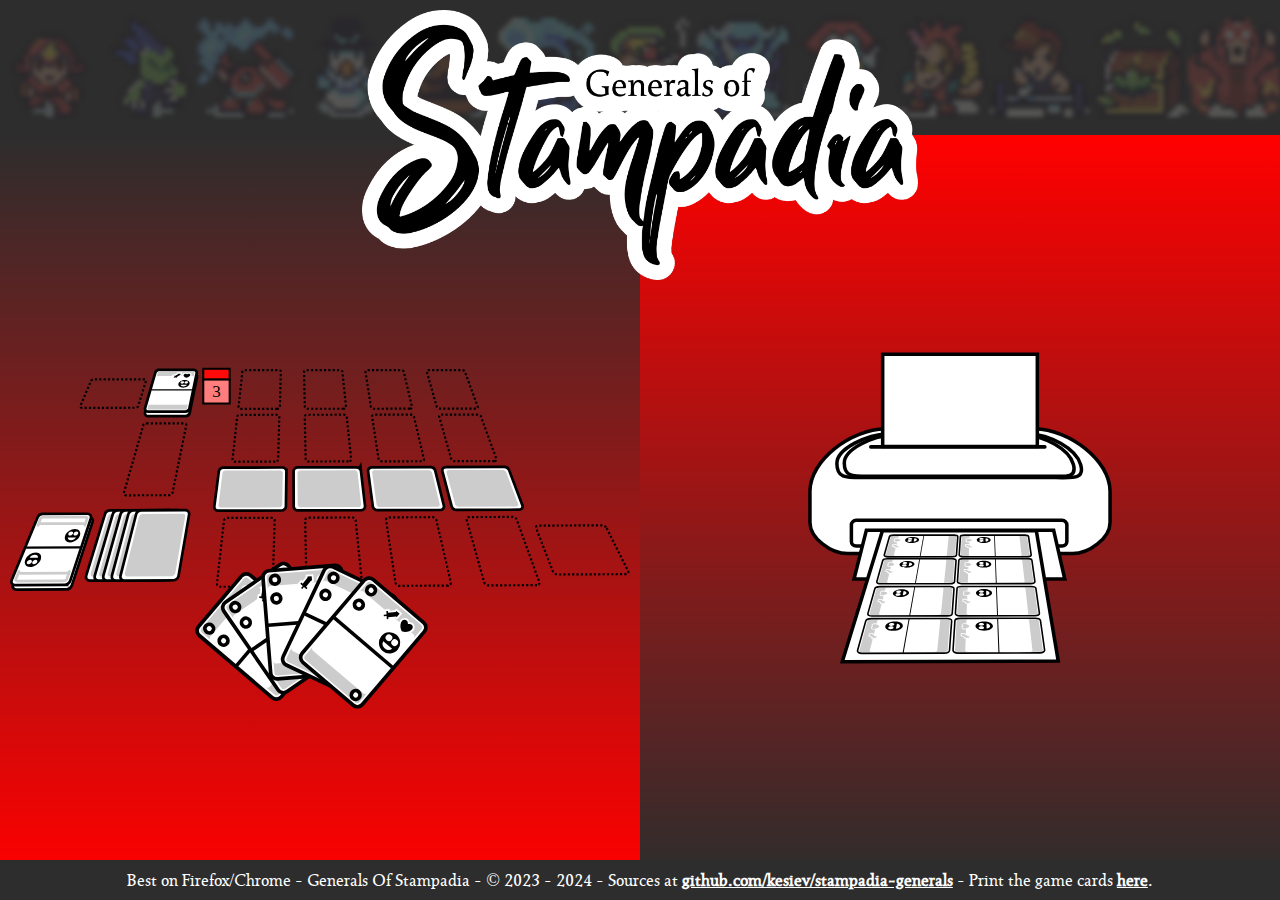
<file: index.html>
<html><head>
	<meta charset="UTF-8">
	<meta name="viewport" id="viewport" content="width=device-width, initial-scale=1.0, maximum-scale=1.0, user-scalable=no" />
	<meta http-equiv="X-UA-Compatible" content="IE=edge">

	<title>Generals Of Stampadia</title>
	<meta property="og:image" content="https://www.kesiev.com/stampadia-generals/images/og-image.png">
    <meta property="og:description" content="Generals of Stampadia is an open-source print-and-play single-player Expandable Card Game.">

	<link rel="stylesheet" href="style/home.css">
	<link rel="stylesheet" type="text/css" href="style/Seshat/stylesheet.css">
	<link rel="stylesheet" type="text/css" href="style/Ferrum/stylesheet.css">
	<script src="js/config.js"></script>

</head><body onload="onl()">
	<div class="header">
		<div class="strip"></div>
        <div class="logo"></div>
    </div>
	<a href="learn.html" class="left panel">
		<div class="image"></div>
		<div class="text"><div class="content">
			<div class="title">Learn how to play</div>
			<div class="description">Read how to play Generals of Stampadia, an open-source print-and-play single-player Expandable Card Game.</div>
		</div></div>
	</a>
	<a href="printshop.html" class="right panel">
		<div class="image"></div>
		<div class="text"><div class="content">
			<div class="title">Visit the Print Shop</div>
			<div class="description">Browse the Generals of Stampadia online card set database or print your own custom card set.</div>
		</div></div>
	</a>
	<div id="footer"></div>
</body></html>
<script>
	function onl() {
		document.getElementById("footer").innerHTML=CONFIG.footer;
	}
</script>
</file>
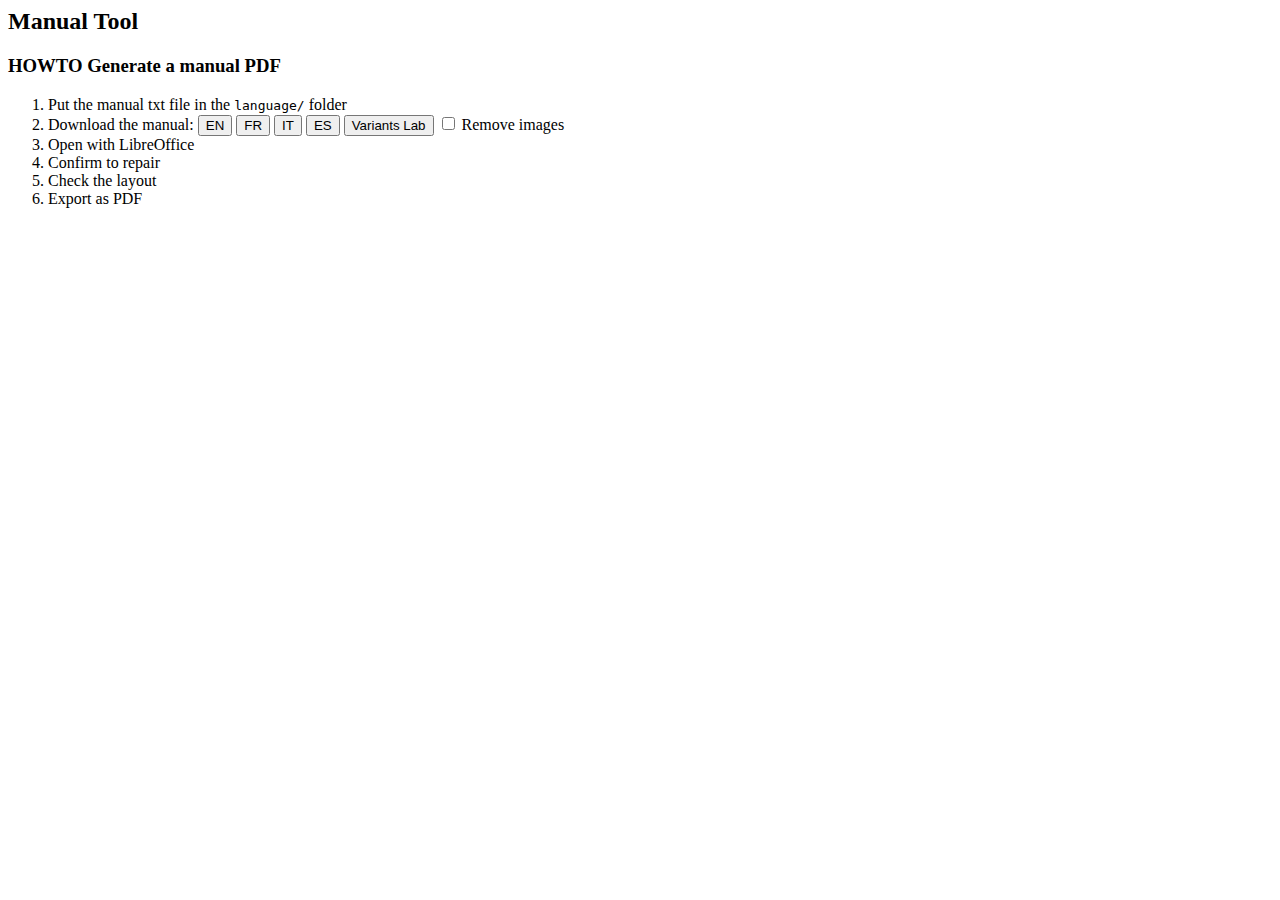
<file: assets/manual/index.html>
<html><head>
    <title>Manual tool</title>
    <meta charset="UTF-8">
    <script src="js/jszip.min.js"></script>
    <script src="js/jszip-utils.min.js"></script>
    <script src="js/FileSaver.min.js"></script>
    <script src="../../js/config.js"></script>
</head><body onload="onl()">
    <h2>Manual Tool</h2>
    <h3>HOWTO Generate a manual PDF</h3>
    <ol>
        <li>Put the manual txt file in the <tt>language/</tt> folder</li>
        <li>Download the manual: <span id="languages"></span> <input type="checkbox" id="noimages"> Remove images</li>
        <li>Open with LibreOffice</li>
        <li>Confirm to repair</li>
        <li>Check the layout</li>
        <li>Export as PDF</li>
    </ol>
</body></html>
<script>

let
    RESOURCESLIST=[
        {id:"text",file:""},

        {id:"image-logo", file:"images/image-logo.png", asBinary:true, addToPictures:"image-logo.png", addToImages:"logo" },
        {id:"image-cards", file:"images/image-cards.png", asBinary:true, addToPictures:"image-cards.png", addToImages:"cards" },
        {id:"image-stack", file:"images/image-stack.png", asBinary:true, addToPictures:"image-stack.png", addToImages:"stack" },
        {id:"image-full", file:"images/image-full.png", asBinary:true, addToPictures:"image-full.png", addToImages:"full" },
        {id:"image-lite", file:"images/image-lite.png", asBinary:true, addToPictures:"image-lite.png", addToImages:"lite" },
        {id:"image-push", file:"images/image-push.png", asBinary:true, addToPictures:"image-push.png", addToImages:"push" },

        {id:"icon-1", file:"images/icon-1.png", asBinary:true, addToPictures:"icon-1.png",addToSymbols:"1" },
        {id:"icon-2", file:"images/icon-2.png", asBinary:true, addToPictures:"icon-2.png",addToSymbols:"2" },
        {id:"icon-3", file:"images/icon-3.png", asBinary:true, addToPictures:"icon-3.png",addToSymbols:"3" },
        {id:"icon-4", file:"images/icon-4.png", asBinary:true, addToPictures:"icon-4.png",addToSymbols:"4" },
        {id:"icon-5", file:"images/icon-5.png", asBinary:true, addToPictures:"icon-5.png",addToSymbols:"5" },
        {id:"icon-6", file:"images/icon-6.png", asBinary:true, addToPictures:"icon-6.png",addToSymbols:"6" },
        {id:"icon-7", file:"images/icon-7.png", asBinary:true, addToPictures:"icon-7.png",addToSymbols:"7" },
        {id:"icon-8", file:"images/icon-8.png", asBinary:true, addToPictures:"icon-8.png",addToSymbols:"8" },
        {id:"icon-9", file:"images/icon-9.png", asBinary:true, addToPictures:"icon-9.png",addToSymbols:"9" },
        {id:"icon-10", file:"images/icon-10.png", asBinary:true, addToPictures:"icon-10.png",addToSymbols:"10" },
        {id:"icon-e", file:"images/icon-e.png", asBinary:true, addToPictures:"icon-e.png",addToSymbols:"e" },

        {id:"icon-any", file:"images/icon-any.png", asBinary:true, addToPictures:"icon-any.png",addToSymbols:"any", plainText:"[Any symbol]" },
        {id:"icon-sword", file:"images/icon-sword.png", asBinary:true, addToPictures:"icon-sword.png",addToSymbols:"sword", plainText:"[Sword symbol]" },
        {id:"icon-front", file:"images/icon-front.png", asBinary:true, addToPictures:"icon-front.png",addToSymbols:"front", plainText:"[Front symbol]" },
        {id:"icon-heart", file:"images/icon-heart.png", asBinary:true, addToPictures:"icon-heart.png",addToSymbols:"heart", plainText:"[Heart symbol]" },
        {id:"icon-shield", file:"images/icon-shield.png", asBinary:true, addToPictures:"icon-shield.png",addToSymbols:"shield", plainText:"[Shield symbol]" },
        {id:"icon-skull", file:"images/icon-skull.png", asBinary:true, addToPictures:"icon-skull.png",addToSymbols:"skull", plainText:"[Skull symbol]" },
        {id:"icon-sword-filled", file:"images/icon-sword-filled.png", asBinary:true, addToPictures:"icon-sword-filled.png", addToSymbols:"sword-filled", plainText:"[Filled sword symbol]" },
        {id:"icon-heart-filled", file:"images/icon-heart-filled.png", asBinary:true, addToPictures:"icon-heart-filled.png", addToSymbols:"heart-filled", plainText:"[Filled heart symbol]" },
        {id:"icon-wound", file:"images/icon-wound.png", asBinary:true, addToPictures:"icon-wound.png", addToSymbols:"wound", plainText:"[Wound symbol]" },
        {id:"icon-defeat", file:"images/icon-defeat.png", asBinary:true, addToPictures:"icon-defeat.png", addToSymbols:"defeat", plainText:"[Defeat symbol]" },

        {id:"icon-fire-bw", file:"images/icon-fire-bw.png", asBinary:true, addToPictures:"icon-fire-bw", addToSymbols:"fire-bw", plainText:"[Fire symbol]" },
        {id:"icon-air-bw", file:"images/icon-air-bw.png", asBinary:true, addToPictures:"icon-air-bw", addToSymbols:"air-bw", plainText:"[Air symbol]" },
        {id:"icon-water-bw", file:"images/icon-water-bw.png", asBinary:true, addToPictures:"icon-water-bw", addToSymbols:"water-bw", plainText:"[Water symbol]" },
        {id:"icon-earth-bw", file:"images/icon-earth-bw.png", asBinary:true, addToPictures:"icon-earth-bw", addToSymbols:"earth-bw", plainText:"[Earth symbol]" },
        {id:"icon-fire-color", file:"images/icon-fire-color.png", asBinary:true, addToPictures:"icon-fire-color", addToSymbols:"fire-color", plainText:"[Fire symbol]" },
        {id:"icon-air-color", file:"images/icon-air-color.png", asBinary:true, addToPictures:"icon-air-color", addToSymbols:"air-color", plainText:"[Air symbol]" },
        {id:"icon-water-color", file:"images/icon-water-color.png", asBinary:true, addToPictures:"icon-water-color", addToSymbols:"water-color", plainText:"[Water symbol]" },
        {id:"icon-earth-color", file:"images/icon-earth-color.png", asBinary:true, addToPictures:"icon-earth-color", addToSymbols:"earth-color", plainText:"[Earth symbol]" },

        {id:"icon-banner", file:"images/icon-banner.png", asBinary:true, addToPictures:"icon-banner", addToSymbols:"banner", plainText:"[Banner symbol]" },
        {id:"icon-x", file:"images/icon-x.png", asBinary:true, addToPictures:"icon-x", addToSymbols:"x", plainText:"[X symbol]" },
        {id:"icon-l", file:"images/icon-l.png", asBinary:true, addToPictures:"icon-l", addToSymbols:"l", plainText:"[L symbol]" },
        {id:"icon-right", file:"images/icon-right.png", asBinary:true, addToPictures:"icon-right", addToSymbols:"right", plainText:"[Right symbol]" },

    ];

let TEMPLATE=
`<?xml version="1.0" encoding="UTF-8"?>
<office:document-content xmlns:meta="urn:oasis:names:tc:opendocument:xmlns:meta:1.0"
    xmlns:office="urn:oasis:names:tc:opendocument:xmlns:office:1.0"
    xmlns:fo="urn:oasis:names:tc:opendocument:xmlns:xsl-fo-compatible:1.0"
    xmlns:ooo="http://openoffice.org/2004/office"
    xmlns:xlink="http://www.w3.org/1999/xlink"
    xmlns:dc="http://purl.org/dc/elements/1.1/"
    xmlns:style="urn:oasis:names:tc:opendocument:xmlns:style:1.0"
    xmlns:text="urn:oasis:names:tc:opendocument:xmlns:text:1.0"
    xmlns:draw="urn:oasis:names:tc:opendocument:xmlns:drawing:1.0"
    xmlns:dr3d="urn:oasis:names:tc:opendocument:xmlns:dr3d:1.0"
    xmlns:svg="urn:oasis:names:tc:opendocument:xmlns:svg-compatible:1.0"
    xmlns:chart="urn:oasis:names:tc:opendocument:xmlns:chart:1.0"
    xmlns:rpt="http://openoffice.org/2005/report"
    xmlns:table="urn:oasis:names:tc:opendocument:xmlns:table:1.0"
    xmlns:number="urn:oasis:names:tc:opendocument:xmlns:datastyle:1.0"
    xmlns:ooow="http://openoffice.org/2004/writer"
    xmlns:oooc="http://openoffice.org/2004/calc"
    xmlns:of="urn:oasis:names:tc:opendocument:xmlns:of:1.2"
    xmlns:tableooo="http://openoffice.org/2009/table"
    xmlns:calcext="urn:org:documentfoundation:names:experimental:calc:xmlns:calcext:1.0"
    xmlns:drawooo="http://openoffice.org/2010/draw"
    xmlns:loext="urn:org:documentfoundation:names:experimental:office:xmlns:loext:1.0"
    xmlns:field="urn:openoffice:names:experimental:ooo-ms-interop:xmlns:field:1.0"
    xmlns:math="http://www.w3.org/1998/Math/MathML"
    xmlns:form="urn:oasis:names:tc:opendocument:xmlns:form:1.0"
    xmlns:script="urn:oasis:names:tc:opendocument:xmlns:script:1.0"
    xmlns:dom="http://www.w3.org/2001/xml-events"
    xmlns:xforms="http://www.w3.org/2002/xforms"
    xmlns:xsd="http://www.w3.org/2001/XMLSchema"
    xmlns:xsi="http://www.w3.org/2001/XMLSchema-instance"
    xmlns:formx="urn:openoffice:names:experimental:ooxml-odf-interop:xmlns:form:1.0"
    xmlns:xhtml="http://www.w3.org/1999/xhtml"
    xmlns:grddl="http://www.w3.org/2003/g/data-view#"
    xmlns:css3t="http://www.w3.org/TR/css3-text/"
    xmlns:officeooo="http://openoffice.org/2009/office" office:version="1.3">
    <office:scripts/>
    <office:font-face-decls>
        <style:font-face style:name="Ferrum" svg:font-family="Ferrum" style:font-pitch="variable"/>
        <style:font-face style:name="Liberation Sans" svg:font-family="&apos;Liberation Sans&apos;" style:font-family-generic="swiss" style:font-pitch="variable"/>
        <style:font-face style:name="Liberation Serif" svg:font-family="&apos;Liberation Serif&apos;" style:font-family-generic="roman" style:font-pitch="variable"/>
        <style:font-face style:name="Lucida Sans" svg:font-family="&apos;Lucida Sans&apos;" style:font-family-generic="system" style:font-pitch="variable"/>
        <style:font-face style:name="Lucida Sans1" svg:font-family="&apos;Lucida Sans&apos;" style:font-family-generic="swiss"/>
        <style:font-face style:name="Microsoft YaHei" svg:font-family="&apos;Microsoft YaHei&apos;" style:font-family-generic="system" style:font-pitch="variable"/>
        <style:font-face style:name="NSimSun" svg:font-family="NSimSun" style:font-family-generic="system" style:font-pitch="variable"/>
        <style:font-face style:name="Seshat" svg:font-family="Seshat" style:font-family-generic="modern" style:font-pitch="variable"/>
    </office:font-face-decls>
    <office:automatic-styles>
        <style:style style:name="P1" style:family="paragraph" style:parent-style-name="Standard">
            <style:paragraph-properties fo:text-align="justify" style:justify-single-word="false"/>
            <style:text-properties style:font-name="Seshat" officeooo:paragraph-rsid="00128921"/>
        </style:style>
        <style:style style:name="P2" style:family="paragraph" style:parent-style-name="Standard">
            <style:paragraph-properties fo:text-align="justify" style:justify-single-word="false"/>
            <style:text-properties style:font-name="Ferrum" fo:font-size="14pt" officeooo:paragraph-rsid="00128921" style:font-size-asian="14pt" style:font-size-complex="14pt"/>
        </style:style>
        <style:style style:name="P3" style:family="paragraph" style:parent-style-name="Standard">
            <style:paragraph-properties fo:text-align="justify" style:justify-single-word="false"/>
            <style:text-properties style:font-name="Seshat" fo:font-size="8pt" officeooo:paragraph-rsid="001513d1" style:font-size-asian="8pt" style:font-size-complex="8pt"/>
        </style:style>
        <style:style style:name="P4" style:family="paragraph" style:parent-style-name="Standard">
            <style:paragraph-properties fo:text-align="center" style:justify-single-word="false"/>
            <style:text-properties style:font-name="Seshat" officeooo:paragraph-rsid="00128921"/>
        </style:style>
        <style:style style:name="P5" style:family="paragraph" style:parent-style-name="Standard">
            <style:paragraph-properties fo:text-align="justify" style:justify-single-word="false"/>
            <style:text-properties style:font-name="Ferrum" fo:font-size="10pt" officeooo:paragraph-rsid="00128921" style:font-size-asian="10pt" style:font-size-complex="10pt"/>
        </style:style>
        <style:style style:name="T1" style:family="text">
            <style:text-properties fo:font-weight="bold" style:font-weight-asian="bold" style:font-weight-complex="bold"/>
        </style:style>
        <style:style style:name="T2" style:family="text">
            <style:text-properties style:font-name="Ferrum" fo:font-size="14pt" style:font-size-asian="14pt" style:font-size-complex="14pt"/>
        </style:style>
        <style:style style:name="fr1" style:family="graphic" style:parent-style-name="Graphics">
            <style:graphic-properties style:run-through="foreground" style:wrap="parallel" style:number-wrapped-paragraphs="no-limit" style:wrap-contour="false" style:vertical-pos="top" style:vertical-rel="baseline" style:horizontal-pos="from-left" style:horizontal-rel="paragraph" style:mirror="none" fo:clip="rect(0cm, 0cm, 0cm, 0cm)" draw:luminance="0%" draw:contrast="0%" draw:red="0%" draw:green="0%" draw:blue="0%" draw:gamma="100%" draw:color-inversion="false" draw:image-opacity="100%" draw:color-mode="standard"/>
        </style:style>
        <style:style style:name="fr2" style:family="graphic" style:parent-style-name="Graphics">
            <style:graphic-properties fo:margin-top="0cm" fo:margin-bottom="0cm" style:vertical-pos="top" style:vertical-rel="paragraph" fo:padding="0cm" fo:border="none" style:mirror="none" fo:clip="rect(0cm, 0cm, 0cm, 0cm)" draw:luminance="0%" draw:contrast="0%" draw:red="0%" draw:green="0%" draw:blue="0%" draw:gamma="100%" draw:color-inversion="false" draw:image-opacity="100%" draw:color-mode="standard" draw:wrap-influence-on-position="once-concurrent" loext:allow-overlap="true"/>
        </style:style>
        <style:style style:name="Sect1" style:family="section">
            <style:section-properties text:dont-balance-text-columns="false" style:editable="false">
                <style:columns fo:column-count="2" fo:column-gap="0.5cm">
                    <style:column style:rel-width="32767*" fo:start-indent="0cm" fo:end-indent="0.248cm"/>
                    <style:column style:rel-width="32768*" fo:start-indent="0.248cm" fo:end-indent="0cm"/>
                </style:columns>
            </style:section-properties>
        </style:style>
        <style:style style:name="Tabella1" style:family="table">
            <style:table-properties style:width="8.25cm" table:align="margins" fo:background-color="transparent">
                <style:background-image/>
            </style:table-properties>
        </style:style>
        <style:style style:name="Tabella1.A" style:family="table-column">
            <style:table-column-properties style:column-width="8.25cm" style:rel-column-width="65535*"/>
        </style:style>
        <style:style style:name="Tabella1.1" style:family="table-row">
            <style:table-row-properties fo:background-color="transparent">
                <style:background-image/>
            </style:table-row-properties>
        </style:style>
        <style:style style:name="Tabella1.A1" style:family="table-cell">
            <style:table-cell-properties fo:background-color="#ffd8ce" fo:padding="0.097cm" fo:border="0.05pt solid #000000">
                <style:background-image/>
            </style:table-cell-properties>
        </style:style>
        <style:style style:name="Tabella2" style:family="table">
            <style:table-properties style:width="8.25cm" table:align="margins"/>
        </style:style>
        <style:style style:name="Tabella2.A" style:family="table-column">
            <style:table-column-properties style:column-width="8.25cm" style:rel-column-width="65535*"/>
        </style:style>
        <style:style style:name="Tabella2.1" style:family="table-row">
            <style:table-row-properties fo:background-color="transparent">
                <style:background-image/>
            </style:table-row-properties>
        </style:style>
        <style:style style:name="Tabella2.A1" style:family="table-cell">
            <style:table-cell-properties fo:padding="0.097cm" fo:border="0.05pt solid #000000"/>
        </style:style>
        <style:style style:name="PB" style:family="paragraph" style:parent-style-name="Standard">
            <style:paragraph-properties fo:text-align="justify" style:justify-single-word="false" fo:break-before="page"/>
        </style:style>
        <text:list-style style:name="L1">
            <text:list-level-style-bullet text:level="1" text:style-name="Bullet_20_Symbols" loext:num-list-format="%1%." text:bullet-char="•">
                <style:list-level-properties text:list-level-position-and-space-mode="label-alignment">
                    <style:list-level-label-alignment text:label-followed-by="listtab" text:list-tab-stop-position="0.6cm" fo:text-indent="-0.635cm" fo:margin-left="0.6cm"/>
                </style:list-level-properties>
            </text:list-level-style-bullet>
            <text:list-level-style-bullet text:level="2" text:style-name="Bullet_20_Symbols" loext:num-list-format="%2%." text:bullet-char="◦">
                <style:list-level-properties text:list-level-position-and-space-mode="label-alignment">
                    <style:list-level-label-alignment text:label-followed-by="listtab" text:list-tab-stop-position="0.9cm" fo:text-indent="-0.635cm" fo:margin-left="0.9cm"/>
                </style:list-level-properties>
            </text:list-level-style-bullet>
            <text:list-level-style-bullet text:level="3" text:style-name="Bullet_20_Symbols" loext:num-list-format="%2%." text:bullet-char="•">
                <style:list-level-properties text:list-level-position-and-space-mode="label-alignment">
                    <style:list-level-label-alignment text:label-followed-by="listtab" text:list-tab-stop-position="1.2cm" fo:text-indent="-0.635cm" fo:margin-left="1.2cm"/>
                </style:list-level-properties>
            </text:list-level-style-bullet>
        </text:list-style>
    </office:automatic-styles>
    <office:body>
        <office:text>
            <text:sequence-decls>
                <text:sequence-decl text:display-outline-level="0" text:name="Illustration"/>
                <text:sequence-decl text:display-outline-level="0" text:name="Table"/>
                <text:sequence-decl text:display-outline-level="0" text:name="Text"/>
                <text:sequence-decl text:display-outline-level="0" text:name="Drawing"/>
                <text:sequence-decl text:display-outline-level="0" text:name="Figure"/>
            </text:sequence-decls>
            <text:section text:style-name="Sect1" text:name="Sezione1">
            %CONTENT%
            </text:section>
        </office:text>
    </office:body>
</office:document-content>`

EncodeXMLEscapeChars = function (OutPut) {
    OutPut = OutPut.replace(/</g, "&lt;").replace(/>/g, "&gt;").replace(/"/g, "&quot;").replace(/'/g, "&#39;");
    OutPut = OutPut.replace(/&(?!(amp;)|(lt;)|(gt;)|(quot;)|(#39;)|(apos;))/g, "&amp;");
    OutPut = OutPut.replace(/([^\\])((\\\\)*)\\(?![\\/{])/g, "$1\\\\$2");  //replaces odd backslash(\\) with even.
    return OutPut;
};

function loadResources(cb,id,resources) {
    if (!id) id=0;
    if (!resources) resources=[];
    if (RESOURCESLIST[id]) {
        const xmlhttp = new XMLHttpRequest();
        if (RESOURCESLIST[id].asBinary)
            xmlhttp.responseType = "arraybuffer";
        xmlhttp.onreadystatechange = function() {
        if (xmlhttp.readyState == 4)
                if ((xmlhttp.status == 200) || (xmlhttp.status == 0)) {
                    if (RESOURCESLIST[id].asBinary)
                        resources[RESOURCESLIST[id].id]=xmlhttp.response;
                    else
                        resources[RESOURCESLIST[id].id]=xmlhttp.responseText;
                    loadResources(cb,id+1,resources)
                }
        };
        xmlhttp.open("GET",RESOURCESLIST[id].file+"?"+Math.random(), true);
        xmlhttp.send();
    } else cb(resources);
}

function format(text) {
    text=EncodeXMLEscapeChars(text);
    text=text.replace(/\*\*([^\*\*]+)\*\*/g,function(f,f1){
        return '<text:span text:style-name="T1">'+f1+'</text:span>';
    });
    return text;
    
}

function simplify(word) {
    return word.toLowerCase().replace(/[^a-zàeò]+/g,"");
}

function downloadManual(id,language) {
    let noimages = document.getElementById("noimages").checked;
    RESOURCESLIST[0].file="languages/"+id+".txt";
    loadResources(RESOURCES=>{
        JSZipUtils.getBinaryContent('template/template.odt', function(err, data) {
        if(err) {
            throw err; // or handle err
        }
        JSZip.loadAsync(data).then(function (zip) {

            // Prepare metadata
            let
                parts=RESOURCES.text.split("{TEXT}"),
                metadata=JSON.parse(parts[0]),
                originalMetadata=JSON.parse(parts[0]),
                text=parts[1].trim();
    
            // Prepare resources
            RESOURCESLIST.forEach(resource=>{
                if (resource.addToPictures)
                    zip.file("Pictures/"+resource.addToPictures,RESOURCES[resource.id]);
                if (resource.addToSymbols)
                    metadata.placeholders["symbol "+resource.addToSymbols]=noimages? resource.plainText || "%%DELME%%":'<draw:frame draw:style-name="fr1" draw:name="{uuid}" text:anchor-type="as-char" svg:width="0.411cm" svg:height="0.411cm" draw:z-index="0"><draw:image xlink:href="Pictures/' + resource.addToPictures+'" xlink:type="simple" xlink:show="embed" xlink:actuate="onLoad" draw:mime-type="image/png"/></draw:frame>';
                if (resource.addToImages)
                    metadata.placeholders["image "+resource.addToImages]=noimages? resource.plainText || "%%DELME%%":'<draw:frame draw:style-name="fr2" draw:name="{uuid}" text:anchor-type="char" svg:width="8.25cm" svg:height="4.288cm" draw:z-index="118"><draw:image xlink:href="Pictures/' + resource.addToPictures+'" xlink:type="simple" xlink:show="embed" xlink:actuate="onLoad" draw:mime-type="image/png"/></draw:frame>';

            });

            metadata.placeholders["boxOpen"] = '<table:table table:name="Tabella1" table:style-name="Tabella1"><table:table-column table:style-name="Tabella1.A"/><table:table-row table:style-name="Tabella1.1"><table:table-cell table:style-name="Tabella1.A1" office:value-type="string">';
            metadata.placeholders["boxClose"] = '</table:table-cell></table:table-row></table:table>';

            metadata.placeholders["boxOpenNotes"] = '<table:table table:name="Tabella2" table:style-name="Tabella2"><table:table-column table:style-name="Tabella2.A"/><table:table-row table:style-name="Tabella2.1"><table:table-cell table:style-name="Tabella2.A1" office:value-type="string">';
            metadata.placeholders["boxCloseNotes"] = '</table:table-cell></table:table-row></table:table>';

            metadata.placeholders["listStart"] = '<text:list xml:id="{uuid}" text:style-name="L1"><text:list-item>';
            metadata.placeholders["listEnd"] = '</text:list-item></text:list>';
            metadata.placeholders["listItemStart"] = '<text:list-item>';
            metadata.placeholders["listItemEnd"] = '</text:list-item>';
            metadata.placeholders["listItemNext"] = '</text:list-item><text:list-item>';
            metadata.placeholders["listSubStart"] = '<text:list><text:list-item>';
            metadata.placeholders["listSubEnd"] = '</text:list-item></text:list>';
            metadata.placeholders["pageBreakStart"] = '<text:p text:style-name="PB"><text:span text:style-name="T2">';
            metadata.placeholders["pageBreakEnd"] = '</text:span></text:p>';
            metadata.placeholders["centerOpen"] = '';
            metadata.placeholders["centerClose"] = '';

            for (let k in CONFIG)
                metadata.placeholders["config-"+k]=CONFIG[k]+"";

            for (let k in CONFIG.languagesById[language].dictionary)
                metadata.placeholders["config-"+k]=CONFIG.languagesById[language].dictionary[k]+"";

            // Prepare word count and other indexes
            let
                reservedwords = [],
                wordcounttext = text.replace(/\{[^}]+\}/g,"").match(/\b(\w+)\b/g),
                wordcountindex = [{},{}];

            for (let k in metadata.placeholders) {
                let placeholder = metadata.placeholders[k];
                if (placeholder[0]!="<") {
                    let word=simplify(placeholder);
                    if (!reservedwords[word]) reservedwords[word]=[];
                    reservedwords[word].push(metadata.placeholders[k]+" ("+k+")");
                }
            }

            let simplifiedWords=[];
            wordcounttext.forEach(orgword=>{
                if (typeof wordcountindex[orgword] != "function") {
                    word=simplify(orgword);
                    if (word.length>2) {
                        if (reservedwords[word] && (typeof reservedwords[word] != "function")) console.warn("Word",orgword,"is in placeholder",reservedwords[word]);
                        simplifiedWords.push(word);
                    }
                }
            })

            let ngrams=2;
            for (let i=0;i<simplifiedWords.length;i++) {
                for (let n=0;n<ngrams;n++) {
                    let gram="";
                    for (let g=0;g<=n;g++)
                        gram+=simplifiedWords[i+g]+" ";
                    gram=gram.trim();
                    if (!wordcountindex[n][gram]) wordcountindex[n][gram]=0;
                        wordcountindex[n][gram]++;
                }
            }

            let chart=[];
            for (var k in wordcountindex[1])
                chart.push([wordcountindex[1][k],k]);
            chart.sort((a,b)=>{
                if (a[0]==b[0]) return 0;
                else if (a[0]>b[0]) return -1;
                else return 1;
            })

            console.log(chart);

            // Format template
            let
                model="";

            let
                lines = text.split("\n"),
                skipNextEmpty=false,
                basefont = "P1";
            lines.forEach(line => {
                line=line.trim();
                if (line) {
                    if (line.substr(0,2)=="##")
                        model+='<text:p text:style-name="P5">'+format(line.substr(2).trim())+'</text:p>';
                    else if (line[0]=="#")
                        model+='<text:p text:style-name="P2">'+format(line.substr(1).trim())+'</text:p>';
                    else if (line.substr(0,7)=="{center") {
                    } else if ((line.substr(0,4)=="{box")||(line.substr(0,5)=="{list")||(line.substr(0,10)=="{pageBreak"))
                        model+=format(line);
                    else
                        model+='<text:p text:style-name="'+basefont+'">'+format(line)+"</text:p>\n";

                    if (line.substr(0,11)=="{centerOpen")
                        basefont = "P4";
                    else if (line.substr(0,12)=="{centerClose")
                        basefont = "P1";
                    else if (line.substr(0,13)=="{boxOpenNotes")
                        basefont = "P3";
                    else if (line.substr(0,14)=="{boxCloseNotes")
                        basefont = "P1";

                    if (line.substr(0,7)=="{image ")
                        skipNextEmpty=true;
                    else
                        skipNextEmpty=false;
                } else if (skipNextEmpty)
                    skipNextEmpty=false;
                else model+='<text:p/>\n'
            });

            let uuid=0;
            for (let i=0;i<3;i++)
                model=model.replace(/\{([^}]+)\}/g,function(f,f1) {
                    let
                        parts = f1.split(":");
                    if (parts[0] == "uuid") {
                        uuid++;
                        return "UUID"+uuid;
                    } else {
                        let value = metadata.placeholders[parts[0]];
                        if (value) {
                            delete originalMetadata.placeholders[parts[0]];
                            if (parts[1] == "capital")
                                value = value[0].toUpperCase()+value.substr(1);
                            if (parts[1] == "format")
                                value = format(value);
                            // return "*";
                            return value;
                        } else {
                            console.warn("Placeholder",f1,"not found");
                            return f;
                        }
                    }
                });


            for (var k in originalMetadata.placeholders)
                console.warn("Unused placeholder",k,":",originalMetadata.placeholders[k]);

            if (noimages)
                model = model.replace(/ %%DELME%% /g," ").replace(/[ ]*%%DELME%%[ ]*/g,"");

            console.log(model);

            // Apply template
            text = TEMPLATE.replace(/%CONTENT%/,model);
            zip.file("content.xml",text);
        
            // Save
            zip.generateAsync({type:"blob"})
                .then(function (blob) {
                    saveAs(blob, "manual-"+id+".odt");
                });

            /*
            zip.file("content.xml").async("string").then(text=>{
                text = text.replace(/_content.*content_/g,model);
                zip.file("content.xml",text);
                zip.generateAsync({type:"blob"})
                    .then(function (blob) {
                        saveAs(blob, "manual-it.odt");
                    });
            })
            */
        });
    })
});

}

function onl() {
    let html="";
    CONFIG.languages.forEach(language=>{
        html+="<input type=button onclick=\"downloadManual('"+language.id+"','"+language.id+"')\" value='"+language.id+"'> ";
    });
    html+="<input type=button onclick=\"downloadManual('variantslab','EN')\" value='Variants Lab'> ";
    document.getElementById("languages").innerHTML=html;
}
</script>
</file>
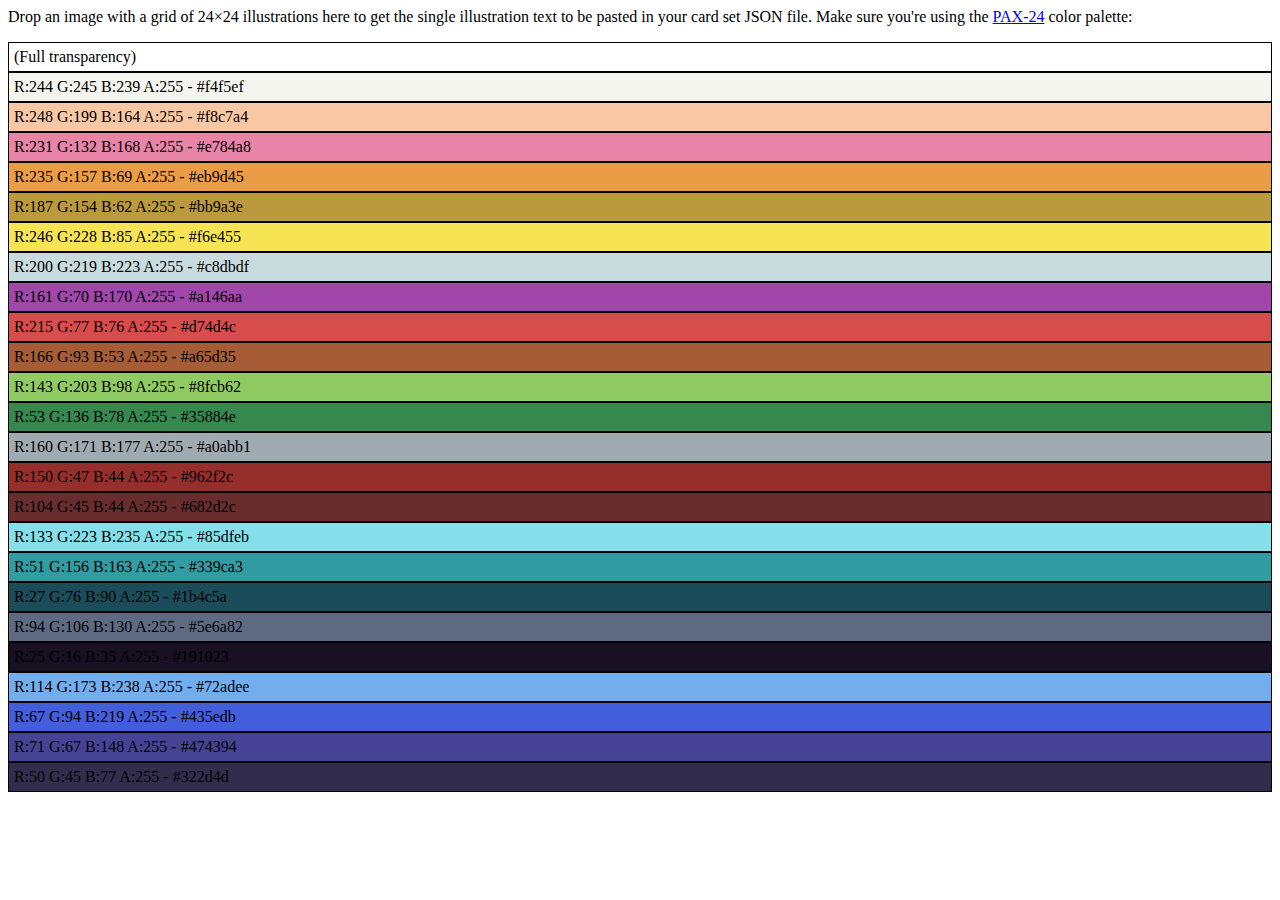
<file: tools/image2text/index.html>
<html>
<head>
    <meta charset="UTF-8">
    <meta name="viewport" id="viewport" content="width=device-width, initial-scale=1.0, maximum-scale=1.0, user-scalable=no" />
	<meta http-equiv="X-UA-Compatible" content="IE=edge">

    <title>Image2Text</title>
    <script src="../../js/cardtools.js"></script>
    <script src="../../js/config.js"></script>
 
</head>
<body onload="onl()">
    <div style="position: absolute;left: -1000px;">
        <div style="font-family: Seshat;">Font loaded</div>
        <div style="font-family: Times; font-weight: bold;">Font loaded</div>
        <div style="font-family: Ferrum;">Font loaded</div>
    </div>
</body>
<script>

function onl() {

    let cardTools = new CardTools();
    cardTools.showImageTextTool(document.body);

}

</script>
</html>
</file>
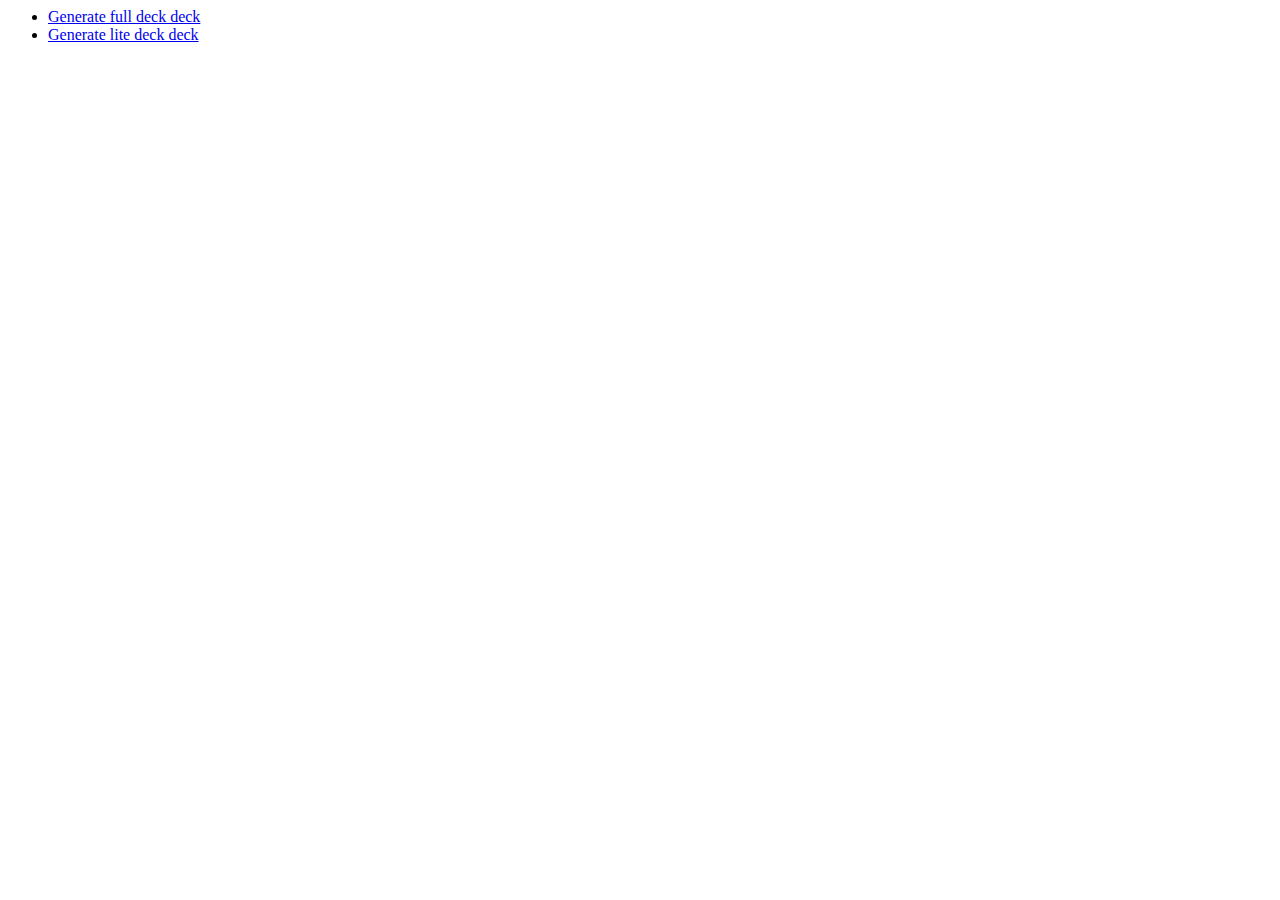
<file: assets/cards/coreset/index.html>
<html>
<head>
    <meta charset="UTF-8">
    <meta name="viewport" id="viewport" content="width=device-width, initial-scale=1.0, maximum-scale=1.0, user-scalable=no" />
	<meta http-equiv="X-UA-Compatible" content="IE=edge">

    <title>DevKit</title>
    <link rel="stylesheet" type="text/css" href="../../../style/Seshat/stylesheet.css">
    <link rel="stylesheet" type="text/css" href="../../../style/Ferrum/stylesheet.css">
    <link rel="stylesheet" type="text/css" href="../../../style/testarea.css">

    <script src="../../../js/jspdf.umd.min.js"></script>
    <script src="../../../js/svg2pdf.umd.min.js"></script>
    <script src="../../../js/fonts/Seshat-normal.js"></script>
    <script src="../../../js/fonts/Ferrum-normal.js"></script>

    <script src="../../../js/cardprinter.js"></script>
    <script src="../../../js/svg.js"></script>

    <script src="../../../js/config.js"></script>
    <script src="../../../js/cardtools.js"></script>
    <script src="../../../js/cardpainter.js"></script>
    <script src="../../../js/deckpainter.js"></script>
    <script src="../../../js/testarea.js"></script>
    
    <script src="setgenerator.js"></script>

</head>
<body onload="onl()">
    <div style="position: absolute;left: -1000px;">
        <div style="font-family: Seshat;">Font loaded</div>
        <div style="font-family: Times; font-weight: bold;">Font loaded</div>
        <div style="font-family: Ferrum;">Font loaded</div>
    </div>
    <div id="menu">
        <ul>
            <li><a href="#" onclick="generate(true)">Generate full deck deck</a></li>
            <li><a href="#" onclick="generate(false)">Generate lite deck deck</a></li>
        </ul>
    </div>
    <div id="container"></div>
</body>
<script>

    let loaded=false;

    function onl() {
        loaded=true;
    }

    function generate(full) {
        if (loaded) {
            const
                ENV={
                    imagesRoot:"../../illustrations/",
                    databaseRoot:"../../../database/",
                    templatesRoot:"../../../svg/"
                };

            let
                container=document.getElementById("container"),
                cardTools = new CardTools(ENV),
                deckGenerator = new SetGenerator(ENV,cardTools,full);

            container.innerHTML="";
            deckGenerator.generate(data=>{
                console.log(data.stats);
                cardTools.showDevKit(container,data.cards);
            });
        }
    }

</script>
</html>
</file>
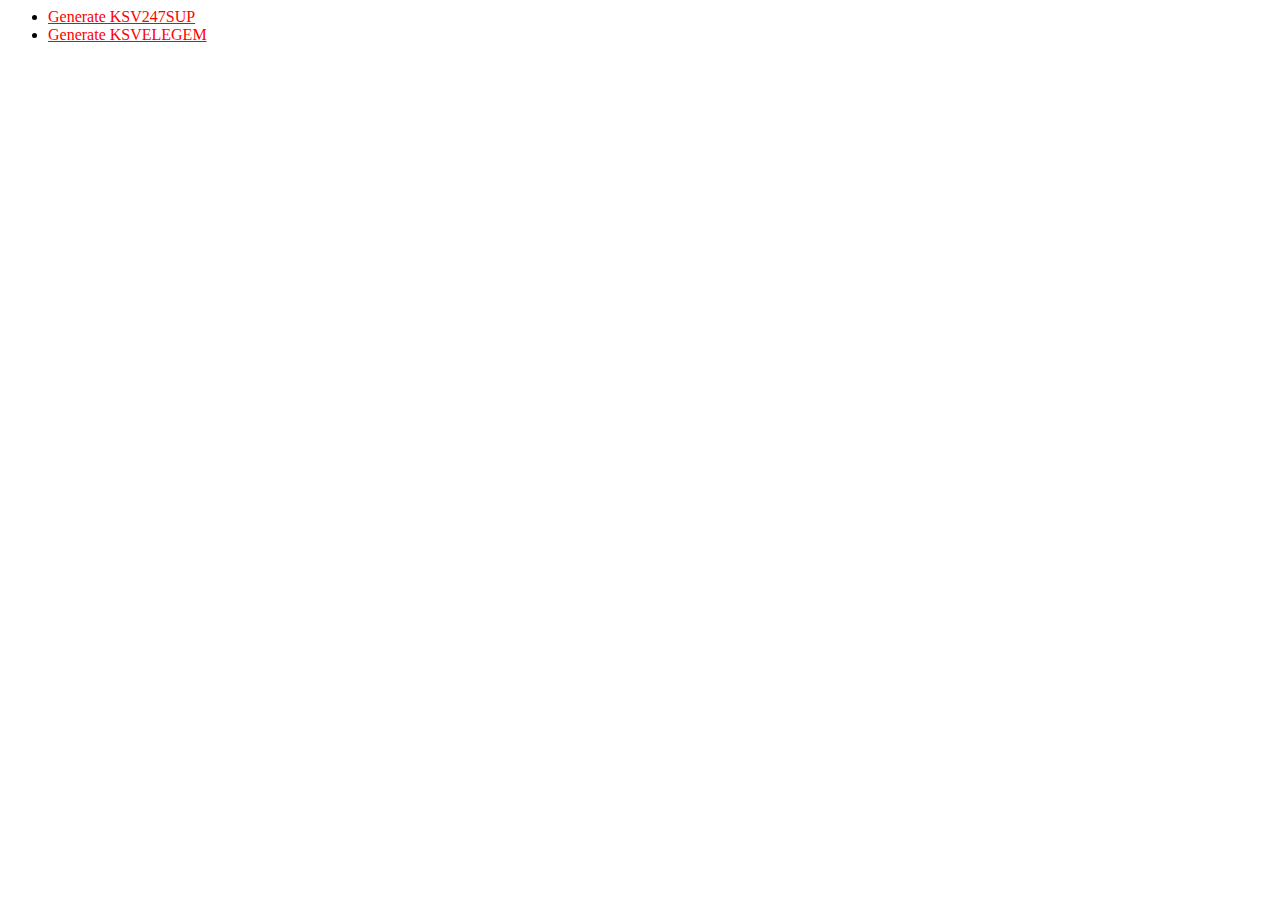
<file: assets/cards/expansions/index.html>
<html>
<head>
    <meta charset="UTF-8">
    <meta name="viewport" id="viewport" content="width=device-width, initial-scale=1.0, maximum-scale=1.0, user-scalable=no" />
	<meta http-equiv="X-UA-Compatible" content="IE=edge">

    <title>DevKit</title>
    <link rel="stylesheet" type="text/css" href="../../../style/Seshat/stylesheet.css">
    <link rel="stylesheet" type="text/css" href="../../../style/Ferrum/stylesheet.css">
    <link rel="stylesheet" type="text/css" href="../../../style/testarea.css">

    <script src="../../../js/jspdf.umd.min.js"></script>
    <script src="../../../js/svg2pdf.umd.min.js"></script>
    <script src="../../../js/fonts/Seshat-normal.js"></script>
    <script src="../../../js/fonts/Ferrum-normal.js"></script>

    <script src="../../../js/cardprinter.js"></script>
    <script src="../../../js/svg.js"></script>

    <script src="../../../js/config.js"></script>
    <script src="../../../js/cardtools.js"></script>
    <script src="../../../js/cardpainter.js"></script>
    <script src="../../../js/deckpainter.js"></script>
    <script src="../../../js/testarea.js"></script>
    
    <style>
        .link {
            cursor: pointer;
            text-decoration: underline;
            color:#f00;
        }
    </style>

</head>
<body onload="onl()">
    <div style="position: absolute;left: -1000px;">
        <div style="font-family: Seshat;">Font loaded</div>
        <div style="font-family: Times; font-weight: bold;">Font loaded</div>
        <div style="font-family: Ferrum;">Font loaded</div>
    </div>
    <div id="menu">
        <ul>
            <li><span class="link" onclick="generate('KSV247SUP')">Generate KSV247SUP</span></li>
            <li><span class="link" onclick="generate('KSVELEGEM')">Generate KSVELEGEM</span></li>
        </ul>
    </div>
    <div id="container"></div>
</body>
<script>

    let
        loaded=false;

    function onl() {
        loaded=true;
    }

    function generate(set) {
        if (loaded) {
            let
                ENV={
                    imagesRoot:"../../illustrations/",
                    databaseRoot:"../../../database/",
                    templatesRoot:"../../../svg/"
                },
                cardTools = new CardTools(ENV);
            cardTools.downloadImage(ENV.imagesRoot+"illustrations.png",(image)=>{
                const
                    PLACE_LEVEL=2,
                    BASE_LIFE=1,
                    BASE_ATTACK=1,
                    NO_ATTACK=0,
                    NO_LIFE=1,
                    SUPPORT_ATTACK=2,
                    SUPPORT_LIFE=2,
                    ELEMENT_BOOST="Infuse with this Element.",
                    EVENT_UNIT_DISCARD="On defeat: add this card to {CONFIG.placeStack}.",
                    PLACES_REINFORCEMENTS=[
                        {
                            boosts:[
                                { level:PLACE_LEVEL },
                                { level:PLACE_LEVEL },
                                { level:PLACE_LEVEL },
                                { level:PLACE_LEVEL },
                                { level:PLACE_LEVEL },
                                { level:PLACE_LEVEL }
                            ],
                            bodies:[
                                { name:"Reinforcements", description: "Print a level {level} Unit on the {CONFIG.incomingRow} 1st and 2nd column." },
                                { name:"Reinforcements", description: "Print a level {level} Unit on the {CONFIG.incomingRow} 1st and 3rd column." },
                                { name:"Reinforcements", description: "Print a level {level} Unit on the {CONFIG.incomingRow} 1st and 4th column." },
                                { name:"Reinforcements", description: "Print a level {level} Unit on the {CONFIG.incomingRow} 2nd and 3rd column." },
                                { name:"Reinforcements", description: "Print a level {level} Unit on the {CONFIG.incomingRow} 2nd and 4th column." },
                                { name:"Reinforcements", description: "Print a level {level} Unit on the {CONFIG.incomingRow} 3rd and 4th column." },
                            ]
                        }
                    ],
                    PLACES_ELEMENTALREINFORCEMENTS=[
                        {
                            boosts:[
                                { level:PLACE_LEVEL, description:ELEMENT_BOOST, symbol:"fire", symbolAmount:1 },
                                { level:PLACE_LEVEL, description:ELEMENT_BOOST, symbol:"water", symbolAmount:1 },
                                { level:PLACE_LEVEL, description:ELEMENT_BOOST, symbol:"air", symbolAmount:1 },
                                { level:PLACE_LEVEL, description:ELEMENT_BOOST, symbol:"earth", symbolAmount:1 },
                                { level:PLACE_LEVEL },
                                { level:PLACE_LEVEL }
                            ],
                            bodies:[
                                { name:"Horde", description: "Print a level {level-2} Unit on the {CONFIG.incomingRow} 2nd, 3rd, and 4th column." },
                                { name:"Horde", description: "Print a level {level-2} Unit on the {CONFIG.incomingRow} 1st, 3rd, and 4th column." },
                                { name:"Horde", description: "Print a level {level-2} Unit on the {CONFIG.incomingRow} 1st, 2nd, and 4th column." },
                                { name:"Horde", description: "Print a level {level-2} Unit on the {CONFIG.incomingRow} 1st, 2nd, and 3rd column." },
                                { name:"Reinforcements", description: "Print a level {level} Unit on the {CONFIG.incomingRow} 1st and 2nd column." },
                                { name:"Reinforcements", description: "Print a level {level} Unit on the {CONFIG.incomingRow} 3rd and 4th column." },
                            ]
                        }
                    ],
                    ILLUSTRATION_INDEX={
                        ink_reseller:{x:6,y:7},
                        paper_supplier:{x:7,y:7},
                        chief_maintainer:{x:8,y:7},
                        jammed_paper:{x:9,y:7},
                        dry_cardridge:{x:0,y:8},
                        stack_of_paper:{x:1,y:8},
                        paper_company:{x:2,y:8},
                        fixit_punch:{x:3,y:8},
                        fixit_kick:{x:4,y:8},
                        fire_gem:{x:5,y:8},
                        water_gem:{x:6,y:8},
                        air_gem:{x:7,y:8},
                        earth_gem:{x:8,y:8},
                        black_hole:{x:9,y:8},
                        big_bang:{x:0,y:9},
                        fever:{x:1,y:9},
                        burnout:{x:2,y:9},
                        elemental_drain:{x:3,y:9},
                        elemental_fanatic:{x:4,y:9},
                        elemental_break:{x:5,y:9},
                        elemental_fusion:{x:6,y:9}
                    };


                let
                    container=document.getElementById("container"),
                    rawEvents = [],
                    rawUnits = [],
                    rawPlaces = [];
                    rawText = [],
                    cards = {
                        deck:[]
                    };

                switch (set) {
                    case "KSV247SUP":{
                        cards.meta={
                            id: set,
                            version: "1.01",
                            language:"EN",
                            type: "expansion",
                            dateCreated: "20231128",
                            dateUpdated: cardTools.dateToString(),
                            name: "24/7 Tech Support",
                            description: "A small set of 6 Units, Places, and Events that manipulates the Ink level and provides temporary boosts.",
                            flavorText: "The Sacred Printer is printing a tech support team to refill its ink and paper and fix its jams! Steal it before it's too late and turn it into your special troop!",
                            author: "KesieV",
                            authorLink: "https://www.kesiev.com/"
                        };
                        rawUnits.push({
                            boosts:[
                                // --- Lv.1
                                [
                                    { attack:1, trigger:"onLife", description:"Discard this card.", symbol:"fire", symbolAmount:1, doNotMerge:true },
                                ],
                                [
                                    { life:1, trigger:"onLife", description:"Discard this card.", symbol:"water", symbolAmount:1, doNotMerge:true }
                                ],
                                // --- Lv.2
                                [
                                    { attack:1, trigger:"onLife", description:"Discard this card.", symbol:"air", symbolAmount:1, doNotMerge:true },
                                ],
                                [
                                    { life:1, trigger:"onLife", description:"Discard this card.", symbol:"earth", symbolAmount:1, doNotMerge:true }
                                ],
                                // --- Lv.3
                                [
                                    { attack:1, life:1, trigger:"onLife", description:"Discard this card.", symbol:"fire", symbolAmount:1, doNotMerge:true }
                                ],
                                [
                                    { life:1, attack:1, trigger:"onLife", description:"Discard this card.", symbol:"water", symbolAmount:1, doNotMerge:true }
                                ],
                            ],
                            bodies:[
                                // --- Lv.1
                                [
                                    { level:-1, illustration:"ink_reseller", name:"Ink Reseller", symbol:"water", symbolAmount:1 }
                                ], 
                                [
                                    { level:-1, illustration:"ink_reseller", name:"Ink Reseller", symbol:"fire", symbolAmount:1 }
                                ], 
                                // --- Lv.2
                                [
                                    { level:1, illustration:"paper_supplier", name:"Paper Supplier", trigger:"onLife", description:"Discard this card, draw 1 Unit Card, add it to this Unit, and ignore its effects now.", attack:BASE_ATTACK, life:BASE_LIFE, symbol:"earth", symbolAmount:1 }
                                ],
                                [
                                    { level:1, illustration:"paper_supplier", name:"Paper Supplier", trigger:"onLife", description:"Discard this card, draw 1 Unit Card, add it to this Unit, and ignore its effects now.", attack:BASE_ATTACK, life:BASE_LIFE, symbol:"air", symbolAmount:1 }
                                ],
                                // --- Lv.3
                                [
                                    { level:1, illustration:"chief_maintainer", name:"Chief Maintainer", trigger:"onLife", description:"Discard this card, draw 1 Unit Card, add it to this Unit, and apply its effects now.", attack:BASE_ATTACK, life:BASE_LIFE, symbol:"air", symbolAmount:1 }
                                ],
                                [
                                    { level:1, illustration:"chief_maintainer", name:"Chief Maintainer", trigger:"onLife", description:"Discard this card, draw 1 Unit Card, add it to this Unit, and apply its effects now.", attack:BASE_ATTACK, life:BASE_LIFE, symbol:"earth", symbolAmount:1 }
                                ]
                            ]
                        });
                        rawPlaces = rawPlaces.concat(PLACES_REINFORCEMENTS);
                        rawEvents.push([
                            {
                                level:1,
                                illustration:"jammed_paper",
                                name:"Jammed Paper",
                                description:"Select 1 your Unit w/level < {level}: add this card to that Unit. "+EVENT_UNIT_DISCARD,
                                flavorText:"\"Just... Ugh... PULL IT!\"",
                                attack:0,
                                life:0,
                            },{
                                level:2,
                                illustration:"dry_cardridge",
                                name:"Dry Cartridge",
                                description:"Select 1 your Unit w/level < {level-1}: add this card to that Unit. "+EVENT_UNIT_DISCARD,
                                flavorText:"\"Is this cyan... or blue?\"",
                                attack:0,
                                life:0,
                            }
                        ]);
                        rawEvents.push([
                            {
                                level:-1,
                                illustration:"stack_of_paper",
                                name:"Stack of Paper",
                                description:"Discard 2 Unit Cards: draw 2 Unit Cards.",
                                flavorText:"\"Real business is done on paper.\""
                            },{
                                level:-2,
                                illustration:"paper_company",
                                name:"Paper Company",
                                description:"Discard any number of Unit Cards: draw the same number of Unit Cards.",
                                flavorText:"\"Bears, beets, Battlestar Galactica.\""
                            }
                        ]);
                        rawEvents.push([
                            {
                                level:0,
                                illustration:"fixit_punch",
                                name:"Fix-It Punch",
                                description:"{level} is less than 4: draw 1 card.",
                                flavorText:"\"You don't need a technician. You need a well-placed punch.\""
                            },{
                                level:-1,
                                illustration:"fixit_kick",
                                name:"Fix-It Kick",
                                description:"{level} is greater than 4: draw 1 card.",
                                flavorText:"\"You don't need an expert. You need a well-placed kick.\""
                            }
                        ]);
                        break;
                    }
                    case "KSVELEGEM":{
                        cards.meta={
                            id: set,
                            version: "1.0",
                            language:"EN",
                            type: "expansion",
                            dateCreated: "20240104",
                            dateUpdated: cardTools.dateToString(),
                            name: "Elemental Gems",
                            description: "A small set of 6 Units, Places, and Events that manipulates the Elements.",
                            flavorText: "Fire, water, air, and earth are about to invade the battlefield! Use the Elemental Gems to awaken your Unit powers, create Big Bangs and Black Holes to bend the forces of nature, and more!",
                            author: "KesieV",
                            authorLink: "https://www.kesiev.com/"
                        };
                        rawUnits.push({
                            boosts:[
                                // --- Lv.1
                                [
                                    { trigger:"onAttack", condition:"{fire}{fire}{fire}", description:"+1{attack}", symbol:"fire", symbolAmount:2, doNotMerge:true }
                                ],
                                [
                                    { trigger:"onLife", condition:"{water}{water}{water}", description:"+1{life}", symbol:"water", symbolAmount:2, doNotMerge:true }
                                ],
                                [
                                    { trigger:"onAttack", condition:"{air}{air}{air}", description:"+1{attack}", symbol:"air", symbolAmount:2, doNotMerge:true }
                                ],
                                [
                                    { trigger:"onLife", condition:"{earth}{earth}{earth}", description:"+1{life}", symbol:"earth", symbolAmount:2, doNotMerge:true }
                                ],
                                // --- Lv.2
                                [
                                    { life:1, attack:1 }
                                ],
                                [
                                    { life:1, attack:1 }
                                ]
                            ],
                            bodies:[
                                // --- Lv.1
                                [
                                    { level:1, illustration:"fire_gem", name:"Fire Gem", attack:NO_LIFE, life:NO_LIFE, attack:NO_ATTACK, area:true, trigger:"onAll", description:"Infuse {sides} with {fire}" }
                                ], 
                                [
                                    { level:1, illustration:"water_gem", name:"Water Gem", life:NO_LIFE, attack:NO_ATTACK, area:true, trigger:"onAll", description:"Infuse {sides} with {water}" }
                                ], 
                                [
                                    { level:1, illustration:"air_gem", name:"Air Gem", life:NO_LIFE, attack:NO_ATTACK, area:true, trigger:"onAll", description:"Infuse {sides} with {air}" }
                                ], 
                                [
                                    { level:1, illustration:"earth_gem", name:"Earth Gem", life:NO_LIFE, attack:NO_ATTACK, area:true, trigger:"onAll", description:"Infuse {sides} with {earth}" }
                                ], 
                                // --- Lv.2
                                [
                                    { level:2, illustration:"black_hole", name:"Black Hole", life:NO_LIFE, attack:2, trigger:"onAll", description:"Infuse with {front} Unit Cards Elements." }
                                ],
                                [
                                    { level:2, illustration:"big_bang", name:"Big Bang", life:2, attack:1, trigger:"onAll", description:"Infuse with {fire}, {water}, {air}, and {earth}" }
                                ]
                            ]
                        });
                        rawPlaces = rawPlaces.concat(PLACES_ELEMENTALREINFORCEMENTS);
                        rawEvents.push([
                            {
                                level:-1,
                                illustration:"burnout",
                                name:"Burnout",
                                description:"Merge this card with 1 Enemy Unit. "+EVENT_UNIT_DISCARD,
                                boostTrigger:"onLife",
                                boostCondition:"{fire}{fire}",
                                boostDescription:"-{x}{life}",
                                flavorText:"\"Go on. It doesn't matter.\"",
                                attack:0,
                                life:0,
                            },{
                                level:-1,
                                illustration:"fever",
                                name:"Fever",
                                description:"Merge this card with 1 Enemy Unit. "+EVENT_UNIT_DISCARD,
                                boostTrigger:"onAttack",
                                boostCondition:"{water}{water}",
                                boostDescription:"-{x}{attack}",
                                flavorText:"\"My arms feel so heavy...\"",
                                attack:0,
                                life:0,
                            }
                        ]);
                        rawEvents.push([
                            {
                                level:-1,
                                illustration:"elemental_drain",
                                name:"Elemental Drain",
                                description:"Merge this card with 1 Enemy Unit. "+EVENT_UNIT_DISCARD,
                                boostTrigger:"onFront",
                                boostDescription:"Infuse {front} w/this Unit Cards Elem.",
                                boostLife:-1,
                                flavorText:"\"I may... need some sleep.\"",
                                attack:0,
                                life:0,
                            },{
                                level:2,
                                illustration:"elemental_fanatic",
                                name:"Elemental Fanatic",
                                description:"Merge this card with 1 of your Units. "+EVENT_UNIT_DISCARD,
                                boostTrigger:"onFront",
                                boostDescription:"Infuse {front} w/this Unit Cards Elem.",
                                flavorText:"\"God of the Elements, take my soul!\"",
                                attack:0,
                                life:0,
                            }
                        ]);
                        rawEvents.push([
                            {
                                level:2,
                                illustration:"elemental_break",
                                name:"Elemental Break",
                                description:"Select a level 2 Place Stack card infusing any Element: discard it.",
                                flavorText:"\"I am the God of the Elements!\""
                            },{
                                level:1,
                                illustration:"elemental_fusion",
                                name:"Elemental Fusion",
                                description:"Select 1 Unit's Unit Card infusing any Element: discard it, replace it with this card. "+EVENT_UNIT_DISCARD,
                                boostAttack:1,
                                boostLife:1
                            }
                        ]);
                        break;
                    }
                }

                if (rawUnits.length || rawEvents.length)
                    cardTools.generateDeckFromRaw(cardTools,rawUnits,rawPlaces,rawEvents,rawText,cards,image.canvasData,ILLUSTRATION_INDEX);

                container.innerHTML="";
                if (window.location.hash.substring(1) == "preview")
                    cardTools.showPrintPreview(container,cards);
                else
                    cardTools.showDevKit(container,cards);
                
            });
        }
    }

</script>
</html>
</file>
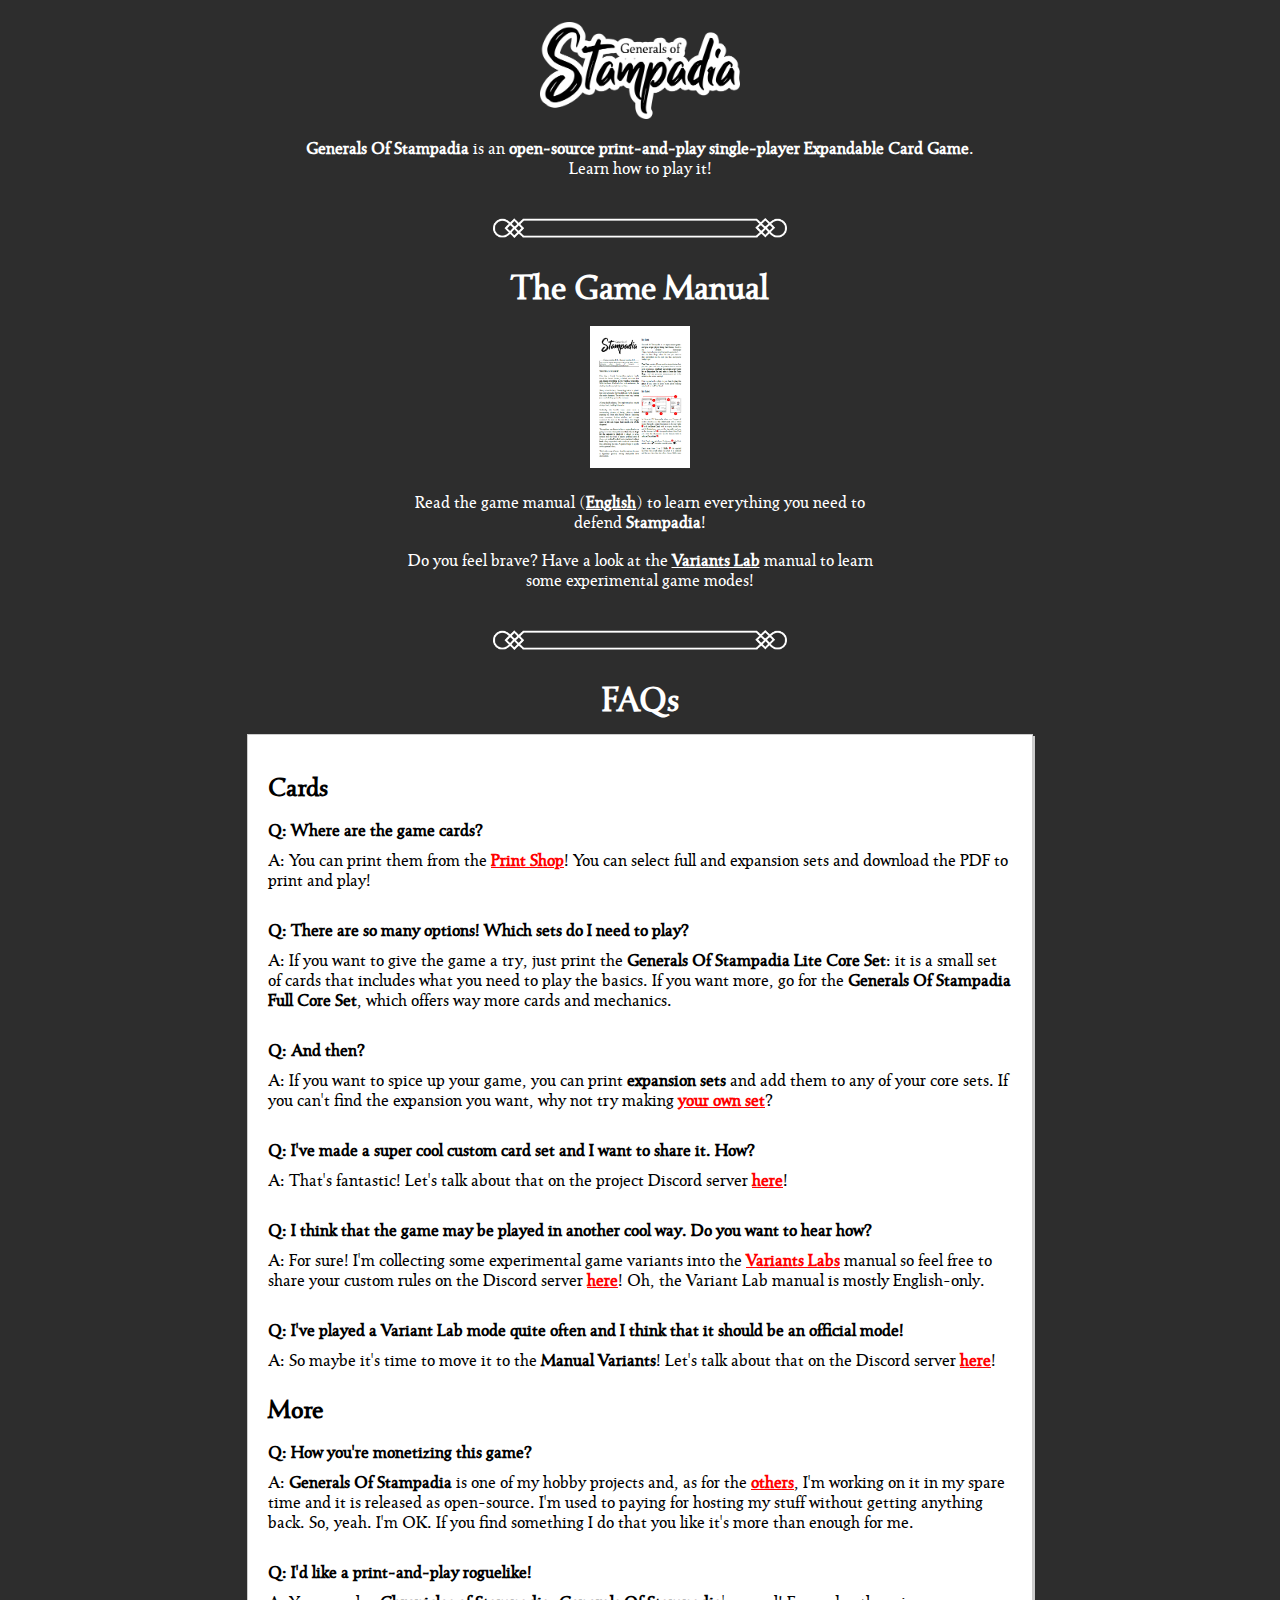
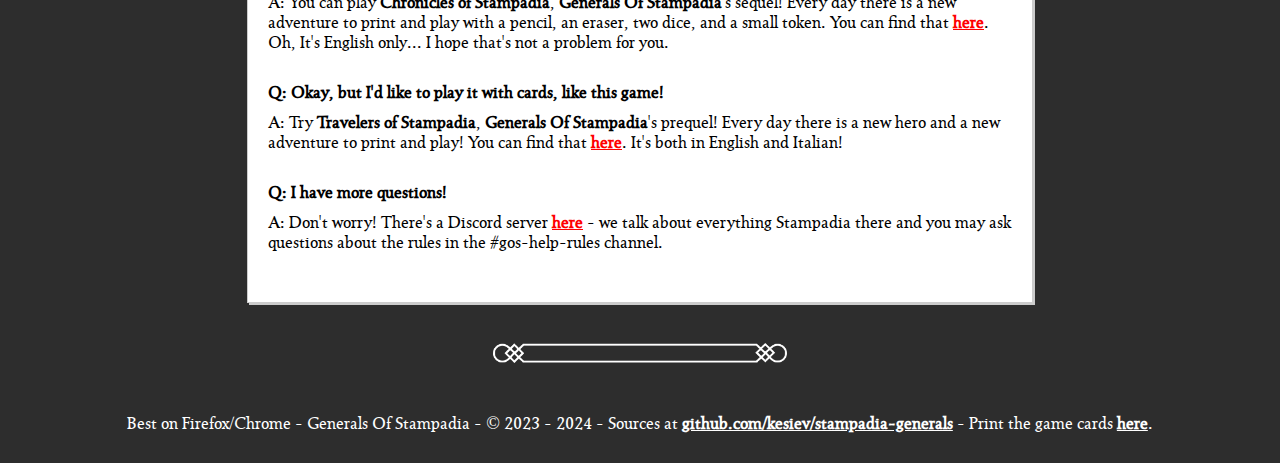
<file: learn.html>
<html><head>
	<meta charset="UTF-8">
	<meta name="viewport" id="viewport" content="width=device-width, initial-scale=1.0, maximum-scale=1.0, user-scalable=no" />
	<meta http-equiv="X-UA-Compatible" content="IE=edge">

	<title>Generals Of Stampadia - Learn how to play</title>
	<link rel="stylesheet" href="style/learn.css">
	<link rel="stylesheet" type="text/css" href="style/Seshat/stylesheet.css">
	<script src="js/config.js"></script>

</head><body onload="onl()">
	<div id="body">
        <a href="index.html" class="logo"></a>
        <p id="learnHowToPlayTheGame">
			<span class="accent">Generals Of Stampadia</span> is an <span class="accent">open-source print-and-play single-player Expandable Card Game</span>.<br>Learn how to play it!
		</p>
        <div class="divider"></div>
        <h1>
			<span id="theGameManual">The Game Manual</span>
		</h1>
        <div class="block">
			<div class="image"><a class="manualLink" href="manuals/manual-EN.pdf"><div class="preview manual"></div></a></div>
			<div class="description">
				<p id="readTheManual">
					Read the game manual (<a target="_blank" href="manuals/manual-EN.pdf">English</a>) to learn everything you need to defend <span class="accent">Stampadia</span>!
				</p>
				<p id="readTheManual">
					Do you feel brave? Have a look at the <a target="_blank" href="manuals/manual-variantslab.pdf">Variants Lab</a> manual to learn some experimental game modes!
				</p>
			</div>
		</div>
        <div class="divider"></div>
        <h1><span id="faqs">FAQs</span></h1>
        <div id="faqsbox">
			<h2>Cards</h2>
			<div class="q">Q: Where are the game cards?</div>
			<div class="a">A: You can print them from the <a href='printshop.html'>Print Shop</a>! You can select full and expansion sets and download the PDF to print and play!</div>
			<div class="q">Q: There are so many options! Which sets do I need to play?</div>
			<div class="a">A: If you want to give the game a try, just print the <b>Generals Of Stampadia Lite Core Set</b>: it is a small set of cards that includes what you need to play the basics. If you want more, go for the <b>Generals Of Stampadia Full Core Set</b>, which offers way more cards and mechanics.</div>
			<div class="q">Q: And then?</div>
			<div class="a">A: If you want to spice up your game, you can print <b>expansion sets</b> and add them to any of your core sets. If you can't find the expansion you want, why not try making <a target='_blank' href='https://github.com/kesiev/stampadia-generals/tree/master/tools'>your own set</a>?</div>
			<div class="q">Q: I've made a super cool custom card set and I want to share it. How?</div>
			<div class="a">A: That's fantastic! Let's talk about that on the project Discord server <a target="_blank" href="https://discord.gg/EDYP2N4RMn">here</a>!</div>
			<div class="q">Q: I think that the game may be played in another cool way. Do you want to hear how?</div>
			<div class="a">A: For sure! I'm collecting some experimental game variants into the <a target="_blank" href="manuals/manual-variantslab.pdf">Variants Labs</a> manual so feel free to share your custom rules on the Discord server <a target="_blank" href="https://discord.gg/EDYP2N4RMn">here</a>! Oh, the Variant Lab manual is mostly English-only.</div>
			<div class="q">Q: I've played a Variant Lab mode quite often and I think that it should be an official mode!</div>
			<div class="a">A: So maybe it's time to move it to the <span class="accent">Manual Variants</span>! Let's talk about that on the Discord server <a target="_blank" href="https://discord.gg/EDYP2N4RMn">here</a>!</div>
			<h2>More</h2>
			<div class="q">Q: How you're monetizing this game?</div>
			<div class="a">A: <span class="accent">Generals Of Stampadia</span> is one of my hobby projects and, as for the <a target="_blank" href="https://github.com/kesiev">others</a>, I'm working on it in my spare time and it is released as open-source. I'm used to paying for hosting my stuff without getting anything back. So, yeah. I'm OK. If you find something I do that you like it's more than enough for me.</div>
			<div class="q">Q: I'd like a print-and-play roguelike!</div>
			<div class="a">A: You can play <span class="accent">Chronicles of Stampadia</span>, <span class="accent">Generals Of Stampadia</span>'s sequel! Every day there is a new adventure to print and play with a pencil, an eraser, two dice, and a small token. You can find that <a target="_blank" href="https://www.kesiev.com/stampadia">here</a>. Oh, It's English only... I hope that's not a problem for you.</div>
			<div class="q">Q: Okay, but I'd like to play it with cards, like this game!</div>
			<div class="a">A: Try <span class="accent">Travelers of Stampadia</span>, <span class="accent">Generals Of Stampadia</span>'s prequel! Every day there is a new hero and a new adventure to print and play! You can find that <a target="_blank" href="https://www.kesiev.com/stampadia-travelers">here</a>. It's both in English and Italian!</div>
			<div class="q">Q: I have more questions!</div>
			<div class="a">A: Don't worry! There's a Discord server <a target="_blank" href="https://discord.gg/EDYP2N4RMn">here</a> - we talk about everything Stampadia there and you may ask questions about the rules in the #gos-help-rules channel.</div></div>
        <div class="divider"></div>
        <div id="footer"></div>
    </div>
</body></html>
<script>
	function onl() {
		document.getElementById("footer").innerHTML=CONFIG.footer;
	}
</script>
</file>
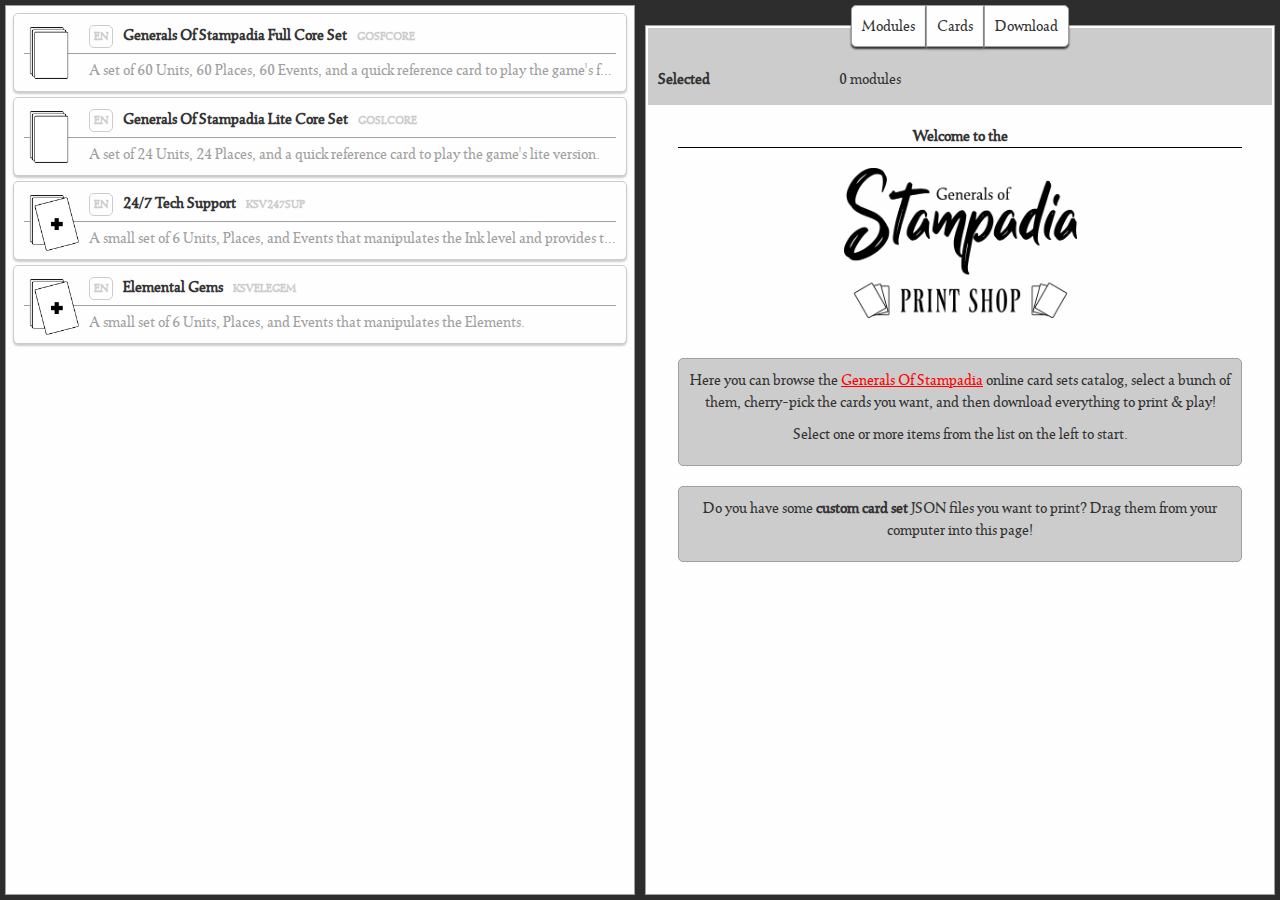
<file: printshop.html>
<html>
<head>
    <meta charset="UTF-8">
    <meta name="viewport" id="viewport" content="width=device-width, initial-scale=1.0, maximum-scale=1.0, user-scalable=no" />
	<meta http-equiv="X-UA-Compatible" content="IE=edge">

    <title>Print Shop</title>
    <link rel="stylesheet" type="text/css" href="style/Seshat/stylesheet.css">
    <link rel="stylesheet" type="text/css" href="style/Ferrum/stylesheet.css">
    <link rel="stylesheet" type="text/css" href="style/printshop.css">
    <link rel="stylesheet" type="text/css" href="style/testarea.css">

    <script src="js/jspdf.umd.min.js"></script>
    <script src="js/svg2pdf.umd.min.js"></script>
    <script src="js/fonts/Seshat-normal.js"></script>
    <script src="js/fonts/Ferrum-normal.js"></script>

    <script src="js/cardprinter.js"></script>
    <script src="js/svg.js"></script>

    <script src="js/config.js"></script>
    <script src="js/cardtools.js"></script>
    <script src="js/cardpainter.js"></script>
    <script src="js/deckpainter.js"></script>
    
    <script src="js/printshop.js"></script>
    <script src="js/testarea.js"></script>


</head>
<body onload="onl()">
    <div style="position: absolute;left: -1000px;">
        <div style="font-family: Seshat;">Font loaded</div>
        <div style="font-family: Times; font-weight: bold;">Font loaded</div>
        <div style="font-family: Ferrum;">Font loaded</div>
    </div>
</body>
<script>

function onl() {

    const
        ENV={
            templatesRoot:"svg/",
            databaseRoot:"database/"
        };

    let
        printShop = new PrintShop(ENV);

    printShop.run(document.body);

}

</script>
</html>
</file>
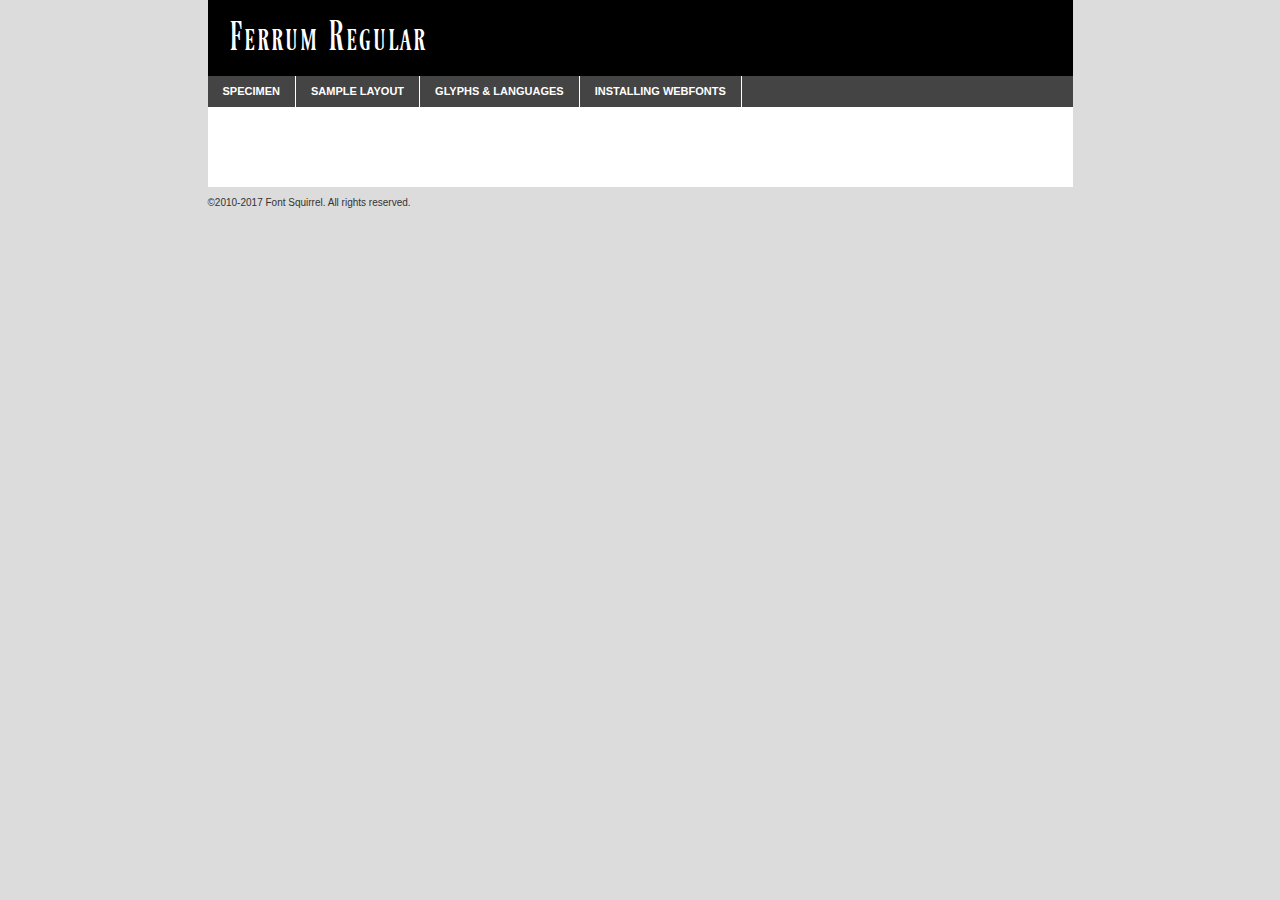
<file: style/Ferrum/ferrum-demo.html>
<!DOCTYPE html PUBLIC "-//W3C//DTD XHTML 1.0 Transitional//EN"
        "http://www.w3.org/TR/xhtml1/DTD/xhtml1-transitional.dtd">

<html xmlns="http://www.w3.org/1999/xhtml" xml:lang="en" lang="en">
<head>
    <meta http-equiv="Content-Type" content="text/html; charset=utf-8"/>
    <script src="http://ajax.googleapis.com/ajax/libs/jquery/1.7.2/jquery.min.js" type="text/javascript" charset="utf-8"></script>
    <script type="text/javascript">
		(function($) {
			$.fn.easyTabs = function(option) {
				var param = jQuery.extend({ fadeSpeed: 'fast', defaultContent: 1, activeClass: 'active' }, option);
				$(this).each(function() {
					var thisId = '#' + this.id;
					if ( param.defaultContent == '' )
					{
						param.defaultContent = 1;
					}
					if ( typeof param.defaultContent == 'number' )
					{
						var defaultTab = $(thisId + ' .tabs li:eq(' + (param.defaultContent - 1) + ') a').attr('href').substr(1);
					}
					else
					{
						var defaultTab = param.defaultContent;
					}
					$(thisId + ' .tabs li a').each(function() {
						var tabToHide = $(this).attr('href').substr(1);
						$('#' + tabToHide).addClass('easytabs-tab-content');
					});
					hideAll();
					changeContent(defaultTab);

					function hideAll() {$(thisId + ' .easytabs-tab-content').hide();}

					function changeContent(tabId)
					{
						hideAll();
						$(thisId + ' .tabs li').removeClass(param.activeClass);
						$(thisId + ' .tabs li a[href=#' + tabId + ']').closest('li').addClass(param.activeClass);
						if ( param.fadeSpeed != 'none' )
						{
							$(thisId + ' #' + tabId).fadeIn(param.fadeSpeed);
						}
						else
						{
							$(thisId + ' #' + tabId).show();
						}
					}

					$(thisId + ' .tabs li').click(function() {
						var tabId = $(this).find('a').attr('href').substr(1);
						changeContent(tabId);
						return false;
					});
				});
			}
		})(jQuery);
    </script>
    <link rel="stylesheet" href="specimen_files/specimen_stylesheet.css" type="text/css" charset="utf-8"/>
    <link rel="stylesheet" href="stylesheet.css" type="text/css" charset="utf-8"/>

    <style type="text/css">
        		body {
			font-family: 'ferrumextra-condensed';
        		}

            </style>

    <title>Ferrum Regular Specimen</title>


    <script type="text/javascript" charset="utf-8">
		$(document).ready(function() {
			$('#container').easyTabs({ defaultContent: 1 });
		});
    </script>
</head>

<body>
<div id="container">
    <div id="header">
		Ferrum Regular    </div>
    <ul class="tabs">
        <li><a href="#specimen">Specimen</a></li>
        <li><a href="#layout">Sample Layout</a></li>
		        <li><a href="#glyphs">Glyphs &amp; Languages</a></li>
        <li><a href="#installing">Installing Webfonts</a></li>

    </ul>

    <div id="main_content">


        <div id="specimen">

            <div class="section">
                <div class="grid12 firstcol">
                    <div class="huge">AaBb</div>
                </div>
            </div>

            <div class="section">
                <div class="glyph_range">A&#x200B;B&#x200b;C&#x200b;D&#x200b;E&#x200b;F&#x200b;G&#x200b;H&#x200b;I&#x200b;J&#x200b;K&#x200b;L&#x200b;M&#x200b;N&#x200b;O&#x200b;P&#x200b;Q&#x200b;R&#x200b;S&#x200b;T&#x200b;U&#x200b;V&#x200b;W&#x200b;X&#x200b;Y&#x200b;Z&#x200b;a&#x200b;b&#x200b;c&#x200b;d&#x200b;e&#x200b;f&#x200b;g&#x200b;h&#x200b;i&#x200b;j&#x200b;k&#x200b;l&#x200b;m&#x200b;n&#x200b;o&#x200b;p&#x200b;q&#x200b;r&#x200b;s&#x200b;t&#x200b;u&#x200b;v&#x200b;w&#x200b;x&#x200b;y&#x200b;z&#x200b;1&#x200b;2&#x200b;3&#x200b;4&#x200b;5&#x200b;6&#x200b;7&#x200b;8&#x200b;9&#x200b;0&#x200b;&amp;&#x200b;.&#x200b;,&#x200b;?&#x200b;!&#x200b;&#64;&#x200b;(&#x200b;)&#x200b;#&#x200b;$&#x200b;%&#x200b;*&#x200b;+&#x200b;-&#x200b;=&#x200b;:&#x200b;;</div>
            </div>
            <div class="section">
                <div class="grid12 firstcol">
                    <table class="sample_table">
                        <tr>
                            <td>10</td>
                            <td class="size10">abcdefghijklmnopqrstuvwxyzABCDEFGHIJKLMNOPQRSTUVWXYZ0123456789abcdefghijklmnopqrstuvwxyzABCDEFGHIJKLMNOPQRSTUVWXYZ0123456789abcdefghijklmnopqrstuvwxyzABCDEFGHIJKLMNOPQRSTUVWXYZ</td>
                        </tr>
                        <tr>
                            <td>11</td>
                            <td class="size11">abcdefghijklmnopqrstuvwxyzABCDEFGHIJKLMNOPQRSTUVWXYZ0123456789abcdefghijklmnopqrstuvwxyzABCDEFGHIJKLMNOPQRSTUVWXYZ0123456789abcdefghijklmnopqrstuvwxyzABCDEFGHIJKLMNOPQRSTUVWXYZ</td>
                        </tr>
                        <tr>
                            <td>12</td>
                            <td class="size12">abcdefghijklmnopqrstuvwxyzABCDEFGHIJKLMNOPQRSTUVWXYZ0123456789abcdefghijklmnopqrstuvwxyzABCDEFGHIJKLMNOPQRSTUVWXYZ0123456789abcdefghijklmnopqrstuvwxyzABCDEFGHIJKLMNOPQRSTUVWXYZ</td>
                        </tr>
                        <tr>
                            <td>13</td>
                            <td class="size13">abcdefghijklmnopqrstuvwxyzABCDEFGHIJKLMNOPQRSTUVWXYZ0123456789abcdefghijklmnopqrstuvwxyzABCDEFGHIJKLMNOPQRSTUVWXYZ0123456789abcdefghijklmnopqrstuvwxyzABCDEFGHIJKLMNOPQRSTUVWXYZ</td>
                        </tr>
                        <tr>
                            <td>14</td>
                            <td class="size14">abcdefghijklmnopqrstuvwxyzABCDEFGHIJKLMNOPQRSTUVWXYZ0123456789abcdefghijklmnopqrstuvwxyzABCDEFGHIJKLMNOPQRSTUVWXYZ0123456789abcdefghijklmnopqrstuvwxyzABCDEFGHIJKLMNOPQRSTUVWXYZ</td>
                        </tr>
                        <tr>
                            <td>16</td>
                            <td class="size16">abcdefghijklmnopqrstuvwxyzABCDEFGHIJKLMNOPQRSTUVWXYZ0123456789abcdefghijklmnopqrstuvwxyzABCDEFGHIJKLMNOPQRSTUVWXYZ</td>
                        </tr>
                        <tr>
                            <td>18</td>
                            <td class="size18">abcdefghijklmnopqrstuvwxyzABCDEFGHIJKLMNOPQRSTUVWXYZ0123456789abcdefghijklmnopqrstuvwxyzABCDEFGHIJKLMNOPQRSTUVWXYZ</td>
                        </tr>
                        <tr>
                            <td>20</td>
                            <td class="size20">abcdefghijklmnopqrstuvwxyzABCDEFGHIJKLMNOPQRSTUVWXYZ0123456789abcdefghijklmnopqrstuvwxyzABCDEFGHIJKLMNOPQRSTUVWXYZ</td>
                        </tr>
                        <tr>
                            <td>24</td>
                            <td class="size24">abcdefghijklmnopqrstuvwxyzABCDEFGHIJKLMNOPQRSTUVWXYZ0123456789abcdefghijklmnopqrstuvwxyzABCDEFGHIJKLMNOPQRSTUVWXYZ</td>
                        </tr>
                        <tr>
                            <td>30</td>
                            <td class="size30">abcdefghijklmnopqrstuvwxyzABCDEFGHIJKLMNOPQRSTUVWXYZ0123456789abcdefghijklmnopqrstuvwxyzABCDEFGHIJKLMNOPQRSTUVWXYZ</td>
                        </tr>
                        <tr>
                            <td>36</td>
                            <td class="size36">abcdefghijklmnopqrstuvwxyzABCDEFGHIJKLMNOPQRSTUVWXYZ0123456789abcdefghijklmnopqrstuvwxyzABCDEFGHIJKLMNOPQRSTUVWXYZ</td>
                        </tr>
                        <tr>
                            <td>48</td>
                            <td class="size48">abcdefghijklmnopqrstuvwxyzABCDEFGHIJKLMNOPQRSTUVWXYZ0123456789abcdefghijklmnopqrstuvwxyzABCDEFGHIJKLMNOPQRSTUVWXYZ</td>
                        </tr>
                        <tr>
                            <td>60</td>
                            <td class="size60">abcdefghijklmnopqrstuvwxyzABCDEFGHIJKLMNOPQRSTUVWXYZ0123456789abcdefghijklmnopqrstuvwxyzABCDEFGHIJKLMNOPQRSTUVWXYZ</td>
                        </tr>
                        <tr>
                            <td>72</td>
                            <td class="size72">abcdefghijklmnopqrstuvwxyzABCDEFGHIJKLMNOPQRSTUVWXYZ0123456789abcdefghijklmnopqrstuvwxyzABCDEFGHIJKLMNOPQRSTUVWXYZ</td>
                        </tr>
                        <tr>
                            <td>90</td>
                            <td class="size90">abcdefghijklmnopqrstuvwxyzABCDEFGHIJKLMNOPQRSTUVWXYZ0123456789abcdefghijklmnopqrstuvwxyzABCDEFGHIJKLMNOPQRSTUVWXYZ</td>
                        </tr>
                    </table>

                </div>

            </div>


            <div class="section" id="bodycomparison">


                <div id="xheight">
                    <div class="fontbody">&#x25FC;&#x25FC;&#x25FC;&#x25FC;&#x25FC;&#x25FC;&#x25FC;&#x25FC;&#x25FC;&#x25FC;&#x25FC;&#x25FC;&#x25FC;&#x25FC;&#x25FC;&#x25FC;&#x25FC;&#x25FC;&#x25FC;&#x25FC;&#x25FC;&#x25FC;&#x25FC;&#x25FC;&#x25FC;&#x25FC;&#x25FC;&#x25FC;&#x25FC;&#x25FC;&#x25FC;&#x25FC;&#x25FC;&#x25FC;&#x25FC;&#x25FC;&#x25FC;&#x25FC;&#x25FC;&#x25FC;&#x25FC;&#x25FC;&#x25FC;&#x25FC;&#x25FC;&#x25FC;&#x25FC;&#x25FC;&#x25FC;&#x25FC;&#x25FC;&#x25FC;&#x25FC;&#x25FC;&#x25FC;&#x25FC;&#x25FC;&#x25FC;&#x25FC;&#x25FC;&#x25FC;&#x25FC;&#x25FC;&#x25FC;&#x25FC;&#x25FC;&#x25FC;&#x25FC;&#x25FC;&#x25FC;&#x25FC;&#x25FC;&#x25FC;&#x25FC;&#x25FC;&#x25FC;&#x25FC;&#x25FC;&#x25FC;&#x25FC;&#x25FC;&#x25FC;&#x25FC;&#x25FC;&#x25FC;&#x25FC;&#x25FC;&#x25FC;&#x25FC;&#x25FC;&#x25FC;&#x25FC;&#x25FC;&#x25FC;&#x25FC;&#x25FC;&#x25FC;&#x25FC;&#x25FC;body</div>
                    <div class="arialbody">body</div>
                    <div class="verdanabody">body</div>
                    <div class="georgiabody">body</div>
                </div>
                <div class="fontbody" style="z-index:1">
                    body<span>Ferrum Regular</span>
                </div>
                <div class="arialbody" style="z-index:1">
                    body<span>Arial</span>
                </div>
                <div class="verdanabody" style="z-index:1">
                    body<span>Verdana</span>
                </div>
                <div class="georgiabody" style="z-index:1">
                    body<span>Georgia</span>
                </div>


            </div>


            <div class="section psample psample_row1" id="">

                <div class="grid2 firstcol">
                    <p class="size10"><span>10.</span>Aenean lacinia bibendum nulla sed consectetur. Fusce dapibus, tellus ac cursus commodo, tortor mauris condimentum nibh, ut fermentum massa justo sit amet risus. Nullam id dolor id nibh ultricies vehicula ut id elit. Cum sociis natoque penatibus et magnis dis parturient montes, nascetur ridiculus mus. Nulla vitae elit libero, a pharetra augue.</p>

                </div>
                <div class="grid3">
                    <p class="size11"><span>11.</span>Aenean lacinia bibendum nulla sed consectetur. Fusce dapibus, tellus ac cursus commodo, tortor mauris condimentum nibh, ut fermentum massa justo sit amet risus. Nullam id dolor id nibh ultricies vehicula ut id elit. Cum sociis natoque penatibus et magnis dis parturient montes, nascetur ridiculus mus. Nulla vitae elit libero, a pharetra augue.</p>

                </div>
                <div class="grid3">
                    <p class="size12"><span>12.</span>Aenean lacinia bibendum nulla sed consectetur. Fusce dapibus, tellus ac cursus commodo, tortor mauris condimentum nibh, ut fermentum massa justo sit amet risus. Nullam id dolor id nibh ultricies vehicula ut id elit. Cum sociis natoque penatibus et magnis dis parturient montes, nascetur ridiculus mus. Nulla vitae elit libero, a pharetra augue.</p>

                </div>
                <div class="grid4">
                    <p class="size13"><span>13.</span>Aenean lacinia bibendum nulla sed consectetur. Fusce dapibus, tellus ac cursus commodo, tortor mauris condimentum nibh, ut fermentum massa justo sit amet risus. Nullam id dolor id nibh ultricies vehicula ut id elit. Cum sociis natoque penatibus et magnis dis parturient montes, nascetur ridiculus mus. Nulla vitae elit libero, a pharetra augue.</p>

                </div>
                <div class="white_blend"></div>

            </div>
            <div class="section psample psample_row2" id="">
                <div class="grid3 firstcol">
                    <p class="size14"><span>14.</span>Aenean lacinia bibendum nulla sed consectetur. Fusce dapibus, tellus ac cursus commodo, tortor mauris condimentum nibh, ut fermentum massa justo sit amet risus. Nullam id dolor id nibh ultricies vehicula ut id elit. Cum sociis natoque penatibus et magnis dis parturient montes, nascetur ridiculus mus. Nulla vitae elit libero, a pharetra augue.</p>

                </div>
                <div class="grid4">
                    <p class="size16"><span>16.</span>Aenean lacinia bibendum nulla sed consectetur. Fusce dapibus, tellus ac cursus commodo, tortor mauris condimentum nibh, ut fermentum massa justo sit amet risus. Nullam id dolor id nibh ultricies vehicula ut id elit. Cum sociis natoque penatibus et magnis dis parturient montes, nascetur ridiculus mus. Nulla vitae elit libero, a pharetra augue.</p>

                </div>
                <div class="grid5">
                    <p class="size18"><span>18.</span>Aenean lacinia bibendum nulla sed consectetur. Fusce dapibus, tellus ac cursus commodo, tortor mauris condimentum nibh, ut fermentum massa justo sit amet risus. Nullam id dolor id nibh ultricies vehicula ut id elit. Cum sociis natoque penatibus et magnis dis parturient montes, nascetur ridiculus mus. Nulla vitae elit libero, a pharetra augue.</p>

                </div>

                <div class="white_blend"></div>

            </div>

            <div class="section psample psample_row3" id="">
                <div class="grid5 firstcol">
                    <p class="size20"><span>20.</span>Aenean lacinia bibendum nulla sed consectetur. Fusce dapibus, tellus ac cursus commodo, tortor mauris condimentum nibh, ut fermentum massa justo sit amet risus. Nullam id dolor id nibh ultricies vehicula ut id elit. Cum sociis natoque penatibus et magnis dis parturient montes, nascetur ridiculus mus. Nulla vitae elit libero, a pharetra augue.</p>
                </div>
                <div class="grid7">
                    <p class="size24"><span>24.</span>Aenean lacinia bibendum nulla sed consectetur. Fusce dapibus, tellus ac cursus commodo, tortor mauris condimentum nibh, ut fermentum massa justo sit amet risus. Nullam id dolor id nibh ultricies vehicula ut id elit. Cum sociis natoque penatibus et magnis dis parturient montes, nascetur ridiculus mus. Nulla vitae elit libero, a pharetra augue.</p>
                </div>

                <div class="white_blend"></div>

            </div>

            <div class="section psample psample_row4" id="">
                <div class="grid12 firstcol">
                    <p class="size30"><span>30.</span>Aenean lacinia bibendum nulla sed consectetur. Fusce dapibus, tellus ac cursus commodo, tortor mauris condimentum nibh, ut fermentum massa justo sit amet risus. Nullam id dolor id nibh ultricies vehicula ut id elit. Cum sociis natoque penatibus et magnis dis parturient montes, nascetur ridiculus mus. Nulla vitae elit libero, a pharetra augue.</p>
                </div>
                <div class="white_blend"></div>

            </div>


            <div class="section psample psample_row1 fullreverse">
                <div class="grid2 firstcol">
                    <p class="size10"><span>10.</span>Aenean lacinia bibendum nulla sed consectetur. Fusce dapibus, tellus ac cursus commodo, tortor mauris condimentum nibh, ut fermentum massa justo sit amet risus. Nullam id dolor id nibh ultricies vehicula ut id elit. Cum sociis natoque penatibus et magnis dis parturient montes, nascetur ridiculus mus. Nulla vitae elit libero, a pharetra augue.</p>

                </div>
                <div class="grid3">
                    <p class="size11"><span>11.</span>Aenean lacinia bibendum nulla sed consectetur. Fusce dapibus, tellus ac cursus commodo, tortor mauris condimentum nibh, ut fermentum massa justo sit amet risus. Nullam id dolor id nibh ultricies vehicula ut id elit. Cum sociis natoque penatibus et magnis dis parturient montes, nascetur ridiculus mus. Nulla vitae elit libero, a pharetra augue.</p>

                </div>
                <div class="grid3">
                    <p class="size12"><span>12.</span>Aenean lacinia bibendum nulla sed consectetur. Fusce dapibus, tellus ac cursus commodo, tortor mauris condimentum nibh, ut fermentum massa justo sit amet risus. Nullam id dolor id nibh ultricies vehicula ut id elit. Cum sociis natoque penatibus et magnis dis parturient montes, nascetur ridiculus mus. Nulla vitae elit libero, a pharetra augue.</p>

                </div>
                <div class="grid4">
                    <p class="size13"><span>13.</span>Aenean lacinia bibendum nulla sed consectetur. Fusce dapibus, tellus ac cursus commodo, tortor mauris condimentum nibh, ut fermentum massa justo sit amet risus. Nullam id dolor id nibh ultricies vehicula ut id elit. Cum sociis natoque penatibus et magnis dis parturient montes, nascetur ridiculus mus. Nulla vitae elit libero, a pharetra augue.</p>

                </div>
                <div class="black_blend"></div>

            </div>

            <div class="section psample psample_row2 fullreverse">
                <div class="grid3 firstcol">
                    <p class="size14"><span>14.</span>Aenean lacinia bibendum nulla sed consectetur. Fusce dapibus, tellus ac cursus commodo, tortor mauris condimentum nibh, ut fermentum massa justo sit amet risus. Nullam id dolor id nibh ultricies vehicula ut id elit. Cum sociis natoque penatibus et magnis dis parturient montes, nascetur ridiculus mus. Nulla vitae elit libero, a pharetra augue.</p>

                </div>
                <div class="grid4">
                    <p class="size16"><span>16.</span>Aenean lacinia bibendum nulla sed consectetur. Fusce dapibus, tellus ac cursus commodo, tortor mauris condimentum nibh, ut fermentum massa justo sit amet risus. Nullam id dolor id nibh ultricies vehicula ut id elit. Cum sociis natoque penatibus et magnis dis parturient montes, nascetur ridiculus mus. Nulla vitae elit libero, a pharetra augue.</p>

                </div>
                <div class="grid5">
                    <p class="size18"><span>18.</span>Aenean lacinia bibendum nulla sed consectetur. Fusce dapibus, tellus ac cursus commodo, tortor mauris condimentum nibh, ut fermentum massa justo sit amet risus. Nullam id dolor id nibh ultricies vehicula ut id elit. Cum sociis natoque penatibus et magnis dis parturient montes, nascetur ridiculus mus. Nulla vitae elit libero, a pharetra augue.</p>

                </div>
                <div class="black_blend"></div>

            </div>

            <div class="section psample fullreverse psample_row3" id="">
                <div class="grid5 firstcol">
                    <p class="size20"><span>20.</span>Aenean lacinia bibendum nulla sed consectetur. Fusce dapibus, tellus ac cursus commodo, tortor mauris condimentum nibh, ut fermentum massa justo sit amet risus. Nullam id dolor id nibh ultricies vehicula ut id elit. Cum sociis natoque penatibus et magnis dis parturient montes, nascetur ridiculus mus. Nulla vitae elit libero, a pharetra augue.</p>
                </div>
                <div class="grid7">
                    <p class="size24"><span>24.</span>Aenean lacinia bibendum nulla sed consectetur. Fusce dapibus, tellus ac cursus commodo, tortor mauris condimentum nibh, ut fermentum massa justo sit amet risus. Nullam id dolor id nibh ultricies vehicula ut id elit. Cum sociis natoque penatibus et magnis dis parturient montes, nascetur ridiculus mus. Nulla vitae elit libero, a pharetra augue.</p>
                </div>

                <div class="black_blend"></div>

            </div>

            <div class="section psample fullreverse psample_row4" id="" style="border-bottom: 20px #000 solid;">
                <div class="grid12 firstcol">
                    <p class="size30"><span>30.</span>Aenean lacinia bibendum nulla sed consectetur. Fusce dapibus, tellus ac cursus commodo, tortor mauris condimentum nibh, ut fermentum massa justo sit amet risus. Nullam id dolor id nibh ultricies vehicula ut id elit. Cum sociis natoque penatibus et magnis dis parturient montes, nascetur ridiculus mus. Nulla vitae elit libero, a pharetra augue.</p>
                </div>
                <div class="black_blend"></div>

            </div>


        </div>

        <div id="layout">

            <div class="section">

                <div class="grid12 firstcol">
                    <h1>Lorem Ipsum Dolor</h1>
                    <h2>Etiam porta sem malesuada magna mollis euismod</h2>

                    <p class="byline">By <a href="#link">Aenean Lacinia</a></p>
                </div>
            </div>
            <div class="section">
                <div class="grid8 firstcol">
                    <p class="large">Donec sed odio dui. Morbi leo risus, porta ac consectetur ac, vestibulum at eros. Fusce dapibus, tellus ac cursus commodo, tortor mauris condimentum nibh, ut fermentum massa justo sit amet risus. </p>


                    <h3>Pellentesque ornare sem</h3>

                    <p>Maecenas sed diam eget risus varius blandit sit amet non magna. Maecenas faucibus mollis interdum. Donec ullamcorper nulla non metus auctor fringilla. Nullam id dolor id nibh ultricies vehicula ut id elit. Nullam id dolor id nibh ultricies vehicula ut id elit. </p>

                    <p>Aenean eu leo quam. Pellentesque ornare sem lacinia quam venenatis vestibulum. Lorem ipsum dolor sit amet, consectetur adipiscing elit. Cum sociis natoque penatibus et magnis dis parturient montes, nascetur ridiculus mus. </p>

                    <p>Nulla vitae elit libero, a pharetra augue. Praesent commodo cursus magna, vel scelerisque nisl consectetur et. Aenean lacinia bibendum nulla sed consectetur. </p>

                    <p>Nullam quis risus eget urna mollis ornare vel eu leo. Nullam quis risus eget urna mollis ornare vel eu leo. Maecenas sed diam eget risus varius blandit sit amet non magna. Donec ullamcorper nulla non metus auctor fringilla. </p>

                    <h3>Cras mattis consectetur</h3>

                    <p>Aenean eu leo quam. Pellentesque ornare sem lacinia quam venenatis vestibulum. Aenean lacinia bibendum nulla sed consectetur. Integer posuere erat a ante venenatis dapibus posuere velit aliquet. Cras mattis consectetur purus sit amet fermentum. </p>

                    <p>Nullam id dolor id nibh ultricies vehicula ut id elit. Nullam quis risus eget urna mollis ornare vel eu leo. Cras mattis consectetur purus sit amet fermentum.</p>
                </div>

                <div class="grid4 sidebar">

                    <div class="box reverse">
                        <p class="last">Nullam quis risus eget urna mollis ornare vel eu leo. Donec ullamcorper nulla non metus auctor fringilla. Cras mattis consectetur purus sit amet fermentum. Sed posuere consectetur est at lobortis. Lorem ipsum dolor sit amet, consectetur adipiscing elit. </p>
                    </div>

                    <p class="caption">Maecenas sed diam eget risus varius.</p>

                    <p>Vestibulum id ligula porta felis euismod semper. Integer posuere erat a ante venenatis dapibus posuere velit aliquet. Vestibulum id ligula porta felis euismod semper. Sed posuere consectetur est at lobortis. Maecenas sed diam eget risus varius blandit sit amet non magna. Fusce dapibus, tellus ac cursus commodo, tortor mauris condimentum nibh, ut fermentum massa justo sit amet risus. </p>


                    <p>Duis mollis, est non commodo luctus, nisi erat porttitor ligula, eget lacinia odio sem nec elit. Aenean lacinia bibendum nulla sed consectetur. Vivamus sagittis lacus vel augue laoreet rutrum faucibus dolor auctor. Aenean lacinia bibendum nulla sed consectetur. Nullam quis risus eget urna mollis ornare vel eu leo. </p>

                    <p>Praesent commodo cursus magna, vel scelerisque nisl consectetur et. Donec ullamcorper nulla non metus auctor fringilla. Maecenas faucibus mollis interdum. Fusce dapibus, tellus ac cursus commodo, tortor mauris condimentum nibh, ut fermentum massa justo sit amet risus. </p>

                </div>
            </div>

        </div>


		

        <div id="glyphs">
            <div class="section">
                <div class="grid12 firstcol">

                    <h1>Language Support</h1>
                    <p>The subset of Ferrum Regular in this kit supports the following languages:<br/>

						English, Arrernte, Bislama, Cebuano, Fijian, Gilbertese, Hmong, Ibanag, Iloko_ilokano, Interglossa_glosa, Interlingua, Lojban, Norfolk_pitcairnese, Oromo, Rotokas, Seychelles_creole, Shona, Somali, Southern_ndebele, Swahili, Swati_swazi, Tok_pisin, Warlpiri, Xhosa, Zulu, Latinbasic, Ubasic, Demo                    </p>
                    <h1>Glyph Chart</h1>
                    <p>The subset of Ferrum Regular in this kit includes all the glyphs listed below. Unicode entities are included above each glyph to help you insert individual characters into your layout.</p>
                    <div id="glyph_chart">

																				                                <div><p>&amp;#32;</p>&#32;</div>
																				                                <div><p>&amp;#33;</p>&#33;</div>
																				                                <div><p>&amp;#34;</p>&#34;</div>
																				                                <div><p>&amp;#35;</p>&#35;</div>
																				                                <div><p>&amp;#36;</p>&#36;</div>
																				                                <div><p>&amp;#37;</p>&#37;</div>
																				                                <div><p>&amp;#38;</p>&#38;</div>
																				                                <div><p>&amp;#39;</p>&#39;</div>
																				                                <div><p>&amp;#40;</p>&#40;</div>
																				                                <div><p>&amp;#41;</p>&#41;</div>
																				                                <div><p>&amp;#42;</p>&#42;</div>
																				                                <div><p>&amp;#43;</p>&#43;</div>
																				                                <div><p>&amp;#44;</p>&#44;</div>
																				                                <div><p>&amp;#45;</p>&#45;</div>
																				                                <div><p>&amp;#46;</p>&#46;</div>
																				                                <div><p>&amp;#47;</p>&#47;</div>
																				                                <div><p>&amp;#48;</p>&#48;</div>
																				                                <div><p>&amp;#49;</p>&#49;</div>
																				                                <div><p>&amp;#50;</p>&#50;</div>
																				                                <div><p>&amp;#51;</p>&#51;</div>
																				                                <div><p>&amp;#52;</p>&#52;</div>
																				                                <div><p>&amp;#53;</p>&#53;</div>
																				                                <div><p>&amp;#54;</p>&#54;</div>
																				                                <div><p>&amp;#55;</p>&#55;</div>
																				                                <div><p>&amp;#56;</p>&#56;</div>
																				                                <div><p>&amp;#57;</p>&#57;</div>
																				                                <div><p>&amp;#58;</p>&#58;</div>
																				                                <div><p>&amp;#59;</p>&#59;</div>
																				                                <div><p>&amp;#60;</p>&#60;</div>
																				                                <div><p>&amp;#61;</p>&#61;</div>
																				                                <div><p>&amp;#62;</p>&#62;</div>
																				                                <div><p>&amp;#63;</p>&#63;</div>
																				                                <div><p>&amp;#64;</p>&#64;</div>
																				                                <div><p>&amp;#65;</p>&#65;</div>
																				                                <div><p>&amp;#66;</p>&#66;</div>
																				                                <div><p>&amp;#67;</p>&#67;</div>
																				                                <div><p>&amp;#68;</p>&#68;</div>
																				                                <div><p>&amp;#69;</p>&#69;</div>
																				                                <div><p>&amp;#70;</p>&#70;</div>
																				                                <div><p>&amp;#71;</p>&#71;</div>
																				                                <div><p>&amp;#72;</p>&#72;</div>
																				                                <div><p>&amp;#73;</p>&#73;</div>
																				                                <div><p>&amp;#74;</p>&#74;</div>
																				                                <div><p>&amp;#75;</p>&#75;</div>
																				                                <div><p>&amp;#76;</p>&#76;</div>
																				                                <div><p>&amp;#77;</p>&#77;</div>
																				                                <div><p>&amp;#78;</p>&#78;</div>
																				                                <div><p>&amp;#79;</p>&#79;</div>
																				                                <div><p>&amp;#80;</p>&#80;</div>
																				                                <div><p>&amp;#81;</p>&#81;</div>
																				                                <div><p>&amp;#82;</p>&#82;</div>
																				                                <div><p>&amp;#83;</p>&#83;</div>
																				                                <div><p>&amp;#84;</p>&#84;</div>
																				                                <div><p>&amp;#85;</p>&#85;</div>
																				                                <div><p>&amp;#86;</p>&#86;</div>
																				                                <div><p>&amp;#87;</p>&#87;</div>
																				                                <div><p>&amp;#88;</p>&#88;</div>
																				                                <div><p>&amp;#89;</p>&#89;</div>
																				                                <div><p>&amp;#90;</p>&#90;</div>
																				                                <div><p>&amp;#91;</p>&#91;</div>
																				                                <div><p>&amp;#92;</p>&#92;</div>
																				                                <div><p>&amp;#93;</p>&#93;</div>
																				                                <div><p>&amp;#94;</p>&#94;</div>
																				                                <div><p>&amp;#95;</p>&#95;</div>
																				                                <div><p>&amp;#96;</p>&#96;</div>
																				                                <div><p>&amp;#97;</p>&#97;</div>
																				                                <div><p>&amp;#98;</p>&#98;</div>
																				                                <div><p>&amp;#99;</p>&#99;</div>
																				                                <div><p>&amp;#100;</p>&#100;</div>
																				                                <div><p>&amp;#101;</p>&#101;</div>
																				                                <div><p>&amp;#102;</p>&#102;</div>
																				                                <div><p>&amp;#103;</p>&#103;</div>
																				                                <div><p>&amp;#104;</p>&#104;</div>
																				                                <div><p>&amp;#105;</p>&#105;</div>
																				                                <div><p>&amp;#106;</p>&#106;</div>
																				                                <div><p>&amp;#107;</p>&#107;</div>
																				                                <div><p>&amp;#108;</p>&#108;</div>
																				                                <div><p>&amp;#109;</p>&#109;</div>
																				                                <div><p>&amp;#110;</p>&#110;</div>
																				                                <div><p>&amp;#111;</p>&#111;</div>
																				                                <div><p>&amp;#112;</p>&#112;</div>
																				                                <div><p>&amp;#113;</p>&#113;</div>
																				                                <div><p>&amp;#114;</p>&#114;</div>
																				                                <div><p>&amp;#115;</p>&#115;</div>
																				                                <div><p>&amp;#116;</p>&#116;</div>
																				                                <div><p>&amp;#117;</p>&#117;</div>
																				                                <div><p>&amp;#118;</p>&#118;</div>
																				                                <div><p>&amp;#119;</p>&#119;</div>
																				                                <div><p>&amp;#120;</p>&#120;</div>
																				                                <div><p>&amp;#121;</p>&#121;</div>
																				                                <div><p>&amp;#122;</p>&#122;</div>
																				                                <div><p>&amp;#123;</p>&#123;</div>
																				                                <div><p>&amp;#124;</p>&#124;</div>
																				                                <div><p>&amp;#125;</p>&#125;</div>
																				                                <div><p>&amp;#126;</p>&#126;</div>
																				                                <div><p>&amp;#160;</p>&#160;</div>
																				                                <div><p>&amp;#165;</p>&#165;</div>
																				                                <div><p>&amp;#173;</p>&#173;</div>
																				                                <div><p>&amp;#8192;</p>&#8192;</div>
																				                                <div><p>&amp;#8193;</p>&#8193;</div>
																				                                <div><p>&amp;#8194;</p>&#8194;</div>
																				                                <div><p>&amp;#8195;</p>&#8195;</div>
																				                                <div><p>&amp;#8196;</p>&#8196;</div>
																				                                <div><p>&amp;#8197;</p>&#8197;</div>
																				                                <div><p>&amp;#8198;</p>&#8198;</div>
																				                                <div><p>&amp;#8199;</p>&#8199;</div>
																				                                <div><p>&amp;#8200;</p>&#8200;</div>
																				                                <div><p>&amp;#8201;</p>&#8201;</div>
																				                                <div><p>&amp;#8202;</p>&#8202;</div>
																				                                <div><p>&amp;#8208;</p>&#8208;</div>
																				                                <div><p>&amp;#8209;</p>&#8209;</div>
																				                                <div><p>&amp;#8210;</p>&#8210;</div>
																				                                <div><p>&amp;#8211;</p>&#8211;</div>
																				                                <div><p>&amp;#8212;</p>&#8212;</div>
																				                                <div><p>&amp;#8216;</p>&#8216;</div>
																				                                <div><p>&amp;#8217;</p>&#8217;</div>
																				                                <div><p>&amp;#8220;</p>&#8220;</div>
																				                                <div><p>&amp;#8221;</p>&#8221;</div>
																				                                <div><p>&amp;#8239;</p>&#8239;</div>
																				                                <div><p>&amp;#8287;</p>&#8287;</div>
																				                                <div><p>&amp;#9724;</p>&#9724;</div>
																																																										                    </div>
                </div>


            </div>
        </div>


        <div id="specs">

        </div>

        <div id="installing">
            <div class="section">
                <div class="grid7 firstcol">
                    <h1>Installing Webfonts</h1>

                    <p>Webfonts are supported by all major browser platforms but not all in the same way. There are currently four different font formats that must be included in order to target all browsers. This includes TTF, WOFF, EOT and SVG.</p>

                    <h2>1. Upload your webfonts</h2>
                    <p>You must upload your webfont kit to your website. They should be in or near the same directory as your CSS files.</p>

                    <h2>2. Include the webfont stylesheet</h2>
                    <p>A special CSS @font-face declaration helps the various browsers select the appropriate font it needs without causing you a bunch of headaches. Learn more about this syntax by reading the <a href="https://www.fontspring.com/blog/further-hardening-of-the-bulletproof-syntax">Fontspring blog post</a> about it. The code for it is as follows:</p>


                    <code>
                        @font-face{
                        font-family: 'MyWebFont';
                        src: url('WebFont.eot');
                        src: url('WebFont.eot?#iefix') format('embedded-opentype'),
                        url('WebFont.woff') format('woff'),
                        url('WebFont.ttf') format('truetype'),
                        url('WebFont.svg#webfont') format('svg');
                        }
                    </code>

                    <p>We've already gone ahead and generated the code for you. All you have to do is link to the stylesheet in your HTML, like this:</p>
                    <code>&lt;link rel=&quot;stylesheet&quot; href=&quot;stylesheet.css&quot; type=&quot;text/css&quot; charset=&quot;utf-8&quot; /&gt;</code>

                    <h2>3. Modify your own stylesheet</h2>
                    <p>To take advantage of your new fonts, you must tell your stylesheet to use them. Look at the original @font-face declaration above and find the property called "font-family." The name linked there will be what you use to reference the font. Prepend that webfont name to the font stack in the "font-family" property, inside the selector you want to change. For example:</p>
                    <code>p { font-family: 'WebFont', Arial, sans-serif; }</code>

                    <h2>4. Test</h2>
                    <p>Getting webfonts to work cross-browser <em>can</em> be tricky. Use the information in the sidebar to help you if you find that fonts aren't loading in a particular browser.</p>
                </div>

                <div class="grid5 sidebar">
                    <div class="box">
                        <h2>Troubleshooting<br/>Font-Face Problems</h2>
                        <p>Having trouble getting your webfonts to load in your new website? Here are some tips to sort out what might be the problem.</p>

                        <h3>Fonts not showing in any browser</h3>

                        <p>This sounds like you need to work on the plumbing. You either did not upload the fonts to the correct directory, or you did not link the fonts properly in the CSS. If you've confirmed that all this is correct and you still have a problem, take a look at your .htaccess file and see if requests are getting intercepted.</p>

                        <h3>Fonts not loading in iPhone or iPad</h3>

                        <p>The most common problem here is that you are serving the fonts from an IIS server. IIS refuses to serve files that have unknown MIME types. If that is the case, you must set the MIME type for SVG to "image/svg+xml" in the server settings. Follow these instructions from Microsoft if you need help.</p>

                        <h3>Fonts not loading in Firefox</h3>

                        <p>The primary reason for this failure? You are still using a version Firefox older than 3.5. So upgrade already! If that isn't it, then you are very likely serving fonts from a different domain. Firefox requires that all font assets be served from the same domain. Lastly it is possible that you need to add WOFF to your list of MIME types (if you are serving via IIS.)</p>

                        <h3>Fonts not loading in IE</h3>

                        <p>Are you looking at Internet Explorer on an actual Windows machine or are you cheating by using a service like Adobe BrowserLab? Many of these screenshot services do not render @font-face for IE. Best to test it on a real machine.</p>

                        <h3>Fonts not loading in IE9</h3>

                        <p>IE9, like Firefox, requires that fonts be served from the same domain as the website. Make sure that is the case.</p>
                    </div>
                </div>
            </div>

        </div>

    </div>
    <div id="footer">
        <p>&copy;2010-2017 Font Squirrel. All rights reserved.</p>
    </div>
</div>
</body>
</html>
</file>
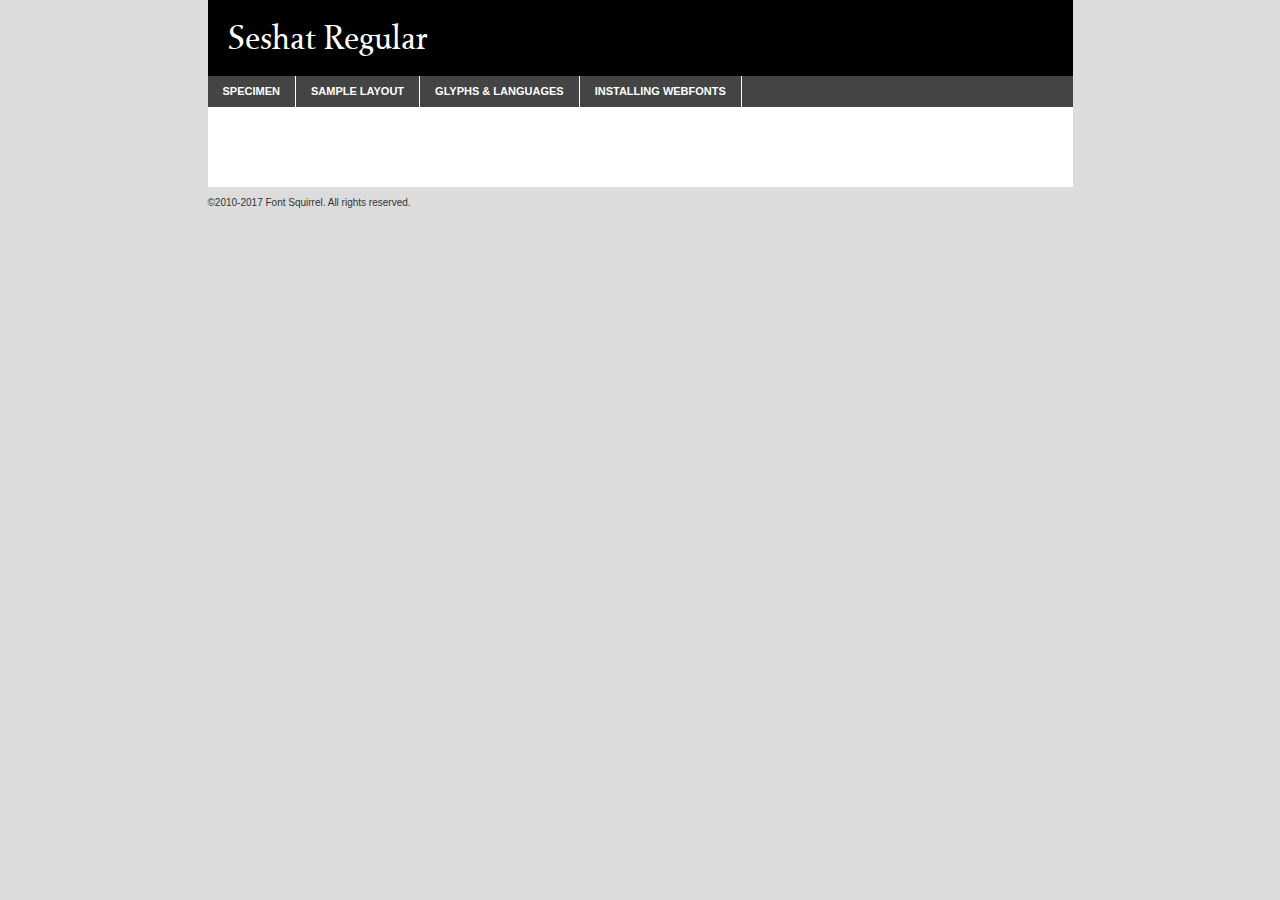
<file: style/Seshat/seshat-demo.html>
<!DOCTYPE html PUBLIC "-//W3C//DTD XHTML 1.0 Transitional//EN"
	"http://www.w3.org/TR/xhtml1/DTD/xhtml1-transitional.dtd">

<html xmlns="http://www.w3.org/1999/xhtml" xml:lang="en" lang="en">
<head>
	<meta http-equiv="Content-Type" content="text/html; charset=utf-8" />
	<script src="http://ajax.googleapis.com/ajax/libs/jquery/1.7.2/jquery.min.js" type="text/javascript" charset="utf-8"></script>
	<script type="text/javascript">
	(function($){$.fn.easyTabs=function(option){var param=jQuery.extend({fadeSpeed:"fast",defaultContent:1,activeClass:'active'},option);$(this).each(function(){var thisId="#"+this.id;if(param.defaultContent==''){param.defaultContent=1;}
	if(typeof param.defaultContent=="number")
	{var defaultTab=$(thisId+" .tabs li:eq("+(param.defaultContent-1)+") a").attr('href').substr(1);}else{var defaultTab=param.defaultContent;}
	$(thisId+" .tabs li a").each(function(){var tabToHide=$(this).attr('href').substr(1);$("#"+tabToHide).addClass('easytabs-tab-content');});hideAll();changeContent(defaultTab);function hideAll(){$(thisId+" .easytabs-tab-content").hide();}
	function changeContent(tabId){hideAll();$(thisId+" .tabs li").removeClass(param.activeClass);$(thisId+" .tabs li a[href=#"+tabId+"]").closest('li').addClass(param.activeClass);if(param.fadeSpeed!="none")
	{$(thisId+" #"+tabId).fadeIn(param.fadeSpeed);}else{$(thisId+" #"+tabId).show();}}
	$(thisId+" .tabs li").click(function(){var tabId=$(this).find('a').attr('href').substr(1);changeContent(tabId);return false;});});}})(jQuery);
	</script>
	<link rel="stylesheet" href="specimen_files/specimen_stylesheet.css" type="text/css" charset="utf-8" />
	<link rel="stylesheet" href="stylesheet.css" type="text/css" charset="utf-8" />

	<style type="text/css">
					body{
				font-family: 'seshatregular';
							}
		</style>

	<title>Seshat Regular Specimen</title>
	
	
	<script type="text/javascript" charset="utf-8">
		$(document).ready(function() {
			$('#container').easyTabs({defaultContent:1});
		});
	</script>
</head>

<body>
<div id="container">
	<div id="header">
		Seshat Regular	</div>
	<ul class="tabs">
		<li><a href="#specimen">Specimen</a></li>
		<li><a href="#layout">Sample Layout</a></li>
				<li><a href="#glyphs">Glyphs &amp; Languages</a></li>
		<li><a href="#installing">Installing Webfonts</a></li>
		
	</ul>
	
	<div id="main_content">

		
			<div id="specimen">
		
				<div class="section">
					<div class="grid12 firstcol">
						<div class="huge">AaBb</div>
					</div>
				</div>
		
				<div class="section">
					<div class="glyph_range">A&#x200B;B&#x200b;C&#x200b;D&#x200b;E&#x200b;F&#x200b;G&#x200b;H&#x200b;I&#x200b;J&#x200b;K&#x200b;L&#x200b;M&#x200b;N&#x200b;O&#x200b;P&#x200b;Q&#x200b;R&#x200b;S&#x200b;T&#x200b;U&#x200b;V&#x200b;W&#x200b;X&#x200b;Y&#x200b;Z&#x200b;a&#x200b;b&#x200b;c&#x200b;d&#x200b;e&#x200b;f&#x200b;g&#x200b;h&#x200b;i&#x200b;j&#x200b;k&#x200b;l&#x200b;m&#x200b;n&#x200b;o&#x200b;p&#x200b;q&#x200b;r&#x200b;s&#x200b;t&#x200b;u&#x200b;v&#x200b;w&#x200b;x&#x200b;y&#x200b;z&#x200b;1&#x200b;2&#x200b;3&#x200b;4&#x200b;5&#x200b;6&#x200b;7&#x200b;8&#x200b;9&#x200b;0&#x200b;&amp;&#x200b;.&#x200b;,&#x200b;?&#x200b;!&#x200b;&#64;&#x200b;(&#x200b;)&#x200b;#&#x200b;$&#x200b;%&#x200b;*&#x200b;+&#x200b;-&#x200b;=&#x200b;:&#x200b;;</div>
				</div>
				<div class="section">
					<div class="grid12 firstcol">
						<table class="sample_table">
							<tr><td>10</td><td class="size10">abcdefghijklmnopqrstuvwxyzABCDEFGHIJKLMNOPQRSTUVWXYZ0123456789abcdefghijklmnopqrstuvwxyzABCDEFGHIJKLMNOPQRSTUVWXYZ0123456789abcdefghijklmnopqrstuvwxyzABCDEFGHIJKLMNOPQRSTUVWXYZ</td></tr>
							<tr><td>11</td><td class="size11">abcdefghijklmnopqrstuvwxyzABCDEFGHIJKLMNOPQRSTUVWXYZ0123456789abcdefghijklmnopqrstuvwxyzABCDEFGHIJKLMNOPQRSTUVWXYZ0123456789abcdefghijklmnopqrstuvwxyzABCDEFGHIJKLMNOPQRSTUVWXYZ</td></tr>
							<tr><td>12</td><td class="size12">abcdefghijklmnopqrstuvwxyzABCDEFGHIJKLMNOPQRSTUVWXYZ0123456789abcdefghijklmnopqrstuvwxyzABCDEFGHIJKLMNOPQRSTUVWXYZ0123456789abcdefghijklmnopqrstuvwxyzABCDEFGHIJKLMNOPQRSTUVWXYZ</td></tr>
							<tr><td>13</td><td class="size13">abcdefghijklmnopqrstuvwxyzABCDEFGHIJKLMNOPQRSTUVWXYZ0123456789abcdefghijklmnopqrstuvwxyzABCDEFGHIJKLMNOPQRSTUVWXYZ0123456789abcdefghijklmnopqrstuvwxyzABCDEFGHIJKLMNOPQRSTUVWXYZ</td></tr>
							<tr><td>14</td><td class="size14">abcdefghijklmnopqrstuvwxyzABCDEFGHIJKLMNOPQRSTUVWXYZ0123456789abcdefghijklmnopqrstuvwxyzABCDEFGHIJKLMNOPQRSTUVWXYZ0123456789abcdefghijklmnopqrstuvwxyzABCDEFGHIJKLMNOPQRSTUVWXYZ</td></tr>
							<tr><td>16</td><td class="size16">abcdefghijklmnopqrstuvwxyzABCDEFGHIJKLMNOPQRSTUVWXYZ0123456789abcdefghijklmnopqrstuvwxyzABCDEFGHIJKLMNOPQRSTUVWXYZ</td></tr>
							<tr><td>18</td><td class="size18">abcdefghijklmnopqrstuvwxyzABCDEFGHIJKLMNOPQRSTUVWXYZ0123456789abcdefghijklmnopqrstuvwxyzABCDEFGHIJKLMNOPQRSTUVWXYZ</td></tr>
							<tr><td>20</td><td class="size20">abcdefghijklmnopqrstuvwxyzABCDEFGHIJKLMNOPQRSTUVWXYZ0123456789abcdefghijklmnopqrstuvwxyzABCDEFGHIJKLMNOPQRSTUVWXYZ</td></tr>
							<tr><td>24</td><td class="size24">abcdefghijklmnopqrstuvwxyzABCDEFGHIJKLMNOPQRSTUVWXYZ0123456789abcdefghijklmnopqrstuvwxyzABCDEFGHIJKLMNOPQRSTUVWXYZ</td></tr>
							<tr><td>30</td><td class="size30">abcdefghijklmnopqrstuvwxyzABCDEFGHIJKLMNOPQRSTUVWXYZ0123456789abcdefghijklmnopqrstuvwxyzABCDEFGHIJKLMNOPQRSTUVWXYZ</td></tr>
							<tr><td>36</td><td class="size36">abcdefghijklmnopqrstuvwxyzABCDEFGHIJKLMNOPQRSTUVWXYZ0123456789abcdefghijklmnopqrstuvwxyzABCDEFGHIJKLMNOPQRSTUVWXYZ</td></tr>
							<tr><td>48</td><td class="size48">abcdefghijklmnopqrstuvwxyzABCDEFGHIJKLMNOPQRSTUVWXYZ0123456789abcdefghijklmnopqrstuvwxyzABCDEFGHIJKLMNOPQRSTUVWXYZ</td></tr>
							<tr><td>60</td><td class="size60">abcdefghijklmnopqrstuvwxyzABCDEFGHIJKLMNOPQRSTUVWXYZ0123456789abcdefghijklmnopqrstuvwxyzABCDEFGHIJKLMNOPQRSTUVWXYZ</td></tr>
							<tr><td>72</td><td class="size72">abcdefghijklmnopqrstuvwxyzABCDEFGHIJKLMNOPQRSTUVWXYZ0123456789abcdefghijklmnopqrstuvwxyzABCDEFGHIJKLMNOPQRSTUVWXYZ</td></tr>
							<tr><td>90</td><td class="size90">abcdefghijklmnopqrstuvwxyzABCDEFGHIJKLMNOPQRSTUVWXYZ0123456789abcdefghijklmnopqrstuvwxyzABCDEFGHIJKLMNOPQRSTUVWXYZ</td></tr>
						</table>
				
					</div>
			
				</div>
		
		
		
								<div class="section" id="bodycomparison">


										<div id="xheight">
				<div class="fontbody">&#x25FC;&#x25FC;&#x25FC;&#x25FC;&#x25FC;&#x25FC;&#x25FC;&#x25FC;&#x25FC;&#x25FC;&#x25FC;&#x25FC;&#x25FC;&#x25FC;&#x25FC;&#x25FC;&#x25FC;&#x25FC;&#x25FC;&#x25FC;&#x25FC;&#x25FC;&#x25FC;&#x25FC;&#x25FC;&#x25FC;&#x25FC;&#x25FC;&#x25FC;&#x25FC;&#x25FC;&#x25FC;&#x25FC;&#x25FC;&#x25FC;&#x25FC;&#x25FC;&#x25FC;&#x25FC;&#x25FC;&#x25FC;&#x25FC;&#x25FC;&#x25FC;&#x25FC;&#x25FC;&#x25FC;&#x25FC;&#x25FC;&#x25FC;&#x25FC;&#x25FC;&#x25FC;&#x25FC;&#x25FC;&#x25FC;&#x25FC;&#x25FC;&#x25FC;&#x25FC;&#x25FC;&#x25FC;&#x25FC;&#x25FC;&#x25FC;&#x25FC;&#x25FC;&#x25FC;&#x25FC;&#x25FC;&#x25FC;&#x25FC;&#x25FC;&#x25FC;&#x25FC;&#x25FC;&#x25FC;&#x25FC;&#x25FC;&#x25FC;&#x25FC;&#x25FC;&#x25FC;&#x25FC;&#x25FC;&#x25FC;&#x25FC;&#x25FC;&#x25FC;&#x25FC;&#x25FC;&#x25FC;&#x25FC;&#x25FC;&#x25FC;&#x25FC;&#x25FC;&#x25FC;&#x25FC;body</div><div class="arialbody">body</div><div class="verdanabody">body</div><div class="georgiabody">body</div></div>
										<div class="fontbody" style="z-index:1">
											body<span>Seshat Regular</span>
										</div>
										<div class="arialbody" style="z-index:1">
											body<span>Arial</span>
										</div>
										<div class="verdanabody" style="z-index:1">
											body<span>Verdana</span>
										</div>
										<div class="georgiabody" style="z-index:1">
											body<span>Georgia</span>
										</div>



								</div>
		
		
				<div class="section psample psample_row1" id="">
					
					<div class="grid2 firstcol">
						<p class="size10"><span>10.</span>Aenean lacinia bibendum nulla sed consectetur. Fusce dapibus, tellus ac cursus commodo, tortor mauris condimentum nibh, ut fermentum massa justo sit amet risus. Nullam id dolor id nibh ultricies vehicula ut id elit. Cum sociis natoque penatibus et magnis dis parturient montes, nascetur ridiculus mus. Nulla vitae elit libero, a pharetra augue.</p>
			
					</div>
					<div class="grid3">
						<p class="size11"><span>11.</span>Aenean lacinia bibendum nulla sed consectetur. Fusce dapibus, tellus ac cursus commodo, tortor mauris condimentum nibh, ut fermentum massa justo sit amet risus. Nullam id dolor id nibh ultricies vehicula ut id elit. Cum sociis natoque penatibus et magnis dis parturient montes, nascetur ridiculus mus. Nulla vitae elit libero, a pharetra augue.</p>
			
					</div>
					<div class="grid3">
						<p class="size12"><span>12.</span>Aenean lacinia bibendum nulla sed consectetur. Fusce dapibus, tellus ac cursus commodo, tortor mauris condimentum nibh, ut fermentum massa justo sit amet risus. Nullam id dolor id nibh ultricies vehicula ut id elit. Cum sociis natoque penatibus et magnis dis parturient montes, nascetur ridiculus mus. Nulla vitae elit libero, a pharetra augue.</p>
			
					</div>
					<div class="grid4">
						<p class="size13"><span>13.</span>Aenean lacinia bibendum nulla sed consectetur. Fusce dapibus, tellus ac cursus commodo, tortor mauris condimentum nibh, ut fermentum massa justo sit amet risus. Nullam id dolor id nibh ultricies vehicula ut id elit. Cum sociis natoque penatibus et magnis dis parturient montes, nascetur ridiculus mus. Nulla vitae elit libero, a pharetra augue.</p>
			
					</div>
					<div class="white_blend"></div>
					
				</div>
				<div class="section psample psample_row2" id="">
					<div class="grid3 firstcol">
						<p class="size14"><span>14.</span>Aenean lacinia bibendum nulla sed consectetur. Fusce dapibus, tellus ac cursus commodo, tortor mauris condimentum nibh, ut fermentum massa justo sit amet risus. Nullam id dolor id nibh ultricies vehicula ut id elit. Cum sociis natoque penatibus et magnis dis parturient montes, nascetur ridiculus mus. Nulla vitae elit libero, a pharetra augue.</p>
			
					</div>
					<div class="grid4">
						<p class="size16"><span>16.</span>Aenean lacinia bibendum nulla sed consectetur. Fusce dapibus, tellus ac cursus commodo, tortor mauris condimentum nibh, ut fermentum massa justo sit amet risus. Nullam id dolor id nibh ultricies vehicula ut id elit. Cum sociis natoque penatibus et magnis dis parturient montes, nascetur ridiculus mus. Nulla vitae elit libero, a pharetra augue.</p>
			
					</div>
					<div class="grid5">
						<p class="size18"><span>18.</span>Aenean lacinia bibendum nulla sed consectetur. Fusce dapibus, tellus ac cursus commodo, tortor mauris condimentum nibh, ut fermentum massa justo sit amet risus. Nullam id dolor id nibh ultricies vehicula ut id elit. Cum sociis natoque penatibus et magnis dis parturient montes, nascetur ridiculus mus. Nulla vitae elit libero, a pharetra augue.</p>
			
					</div>

					<div class="white_blend"></div>

				</div>
				
				<div class="section psample psample_row3" id="">
					<div class="grid5 firstcol">
						<p class="size20"><span>20.</span>Aenean lacinia bibendum nulla sed consectetur. Fusce dapibus, tellus ac cursus commodo, tortor mauris condimentum nibh, ut fermentum massa justo sit amet risus. Nullam id dolor id nibh ultricies vehicula ut id elit. Cum sociis natoque penatibus et magnis dis parturient montes, nascetur ridiculus mus. Nulla vitae elit libero, a pharetra augue.</p>
					</div>
					<div class="grid7">
						<p class="size24"><span>24.</span>Aenean lacinia bibendum nulla sed consectetur. Fusce dapibus, tellus ac cursus commodo, tortor mauris condimentum nibh, ut fermentum massa justo sit amet risus. Nullam id dolor id nibh ultricies vehicula ut id elit. Cum sociis natoque penatibus et magnis dis parturient montes, nascetur ridiculus mus. Nulla vitae elit libero, a pharetra augue.</p>
					</div>
					
					<div class="white_blend"></div>
					
				</div>
				
				<div class="section psample psample_row4" id="">
					<div class="grid12 firstcol">
						<p class="size30"><span>30.</span>Aenean lacinia bibendum nulla sed consectetur. Fusce dapibus, tellus ac cursus commodo, tortor mauris condimentum nibh, ut fermentum massa justo sit amet risus. Nullam id dolor id nibh ultricies vehicula ut id elit. Cum sociis natoque penatibus et magnis dis parturient montes, nascetur ridiculus mus. Nulla vitae elit libero, a pharetra augue.</p>
					</div>
					<div class="white_blend"></div>
					
				</div>
				
				
				
				<div class="section psample psample_row1 fullreverse">
					<div class="grid2 firstcol">
						<p class="size10"><span>10.</span>Aenean lacinia bibendum nulla sed consectetur. Fusce dapibus, tellus ac cursus commodo, tortor mauris condimentum nibh, ut fermentum massa justo sit amet risus. Nullam id dolor id nibh ultricies vehicula ut id elit. Cum sociis natoque penatibus et magnis dis parturient montes, nascetur ridiculus mus. Nulla vitae elit libero, a pharetra augue.</p>
			
					</div>
					<div class="grid3">
						<p class="size11"><span>11.</span>Aenean lacinia bibendum nulla sed consectetur. Fusce dapibus, tellus ac cursus commodo, tortor mauris condimentum nibh, ut fermentum massa justo sit amet risus. Nullam id dolor id nibh ultricies vehicula ut id elit. Cum sociis natoque penatibus et magnis dis parturient montes, nascetur ridiculus mus. Nulla vitae elit libero, a pharetra augue.</p>
			
					</div>
					<div class="grid3">
						<p class="size12"><span>12.</span>Aenean lacinia bibendum nulla sed consectetur. Fusce dapibus, tellus ac cursus commodo, tortor mauris condimentum nibh, ut fermentum massa justo sit amet risus. Nullam id dolor id nibh ultricies vehicula ut id elit. Cum sociis natoque penatibus et magnis dis parturient montes, nascetur ridiculus mus. Nulla vitae elit libero, a pharetra augue.</p>
			
					</div>
					<div class="grid4">
						<p class="size13"><span>13.</span>Aenean lacinia bibendum nulla sed consectetur. Fusce dapibus, tellus ac cursus commodo, tortor mauris condimentum nibh, ut fermentum massa justo sit amet risus. Nullam id dolor id nibh ultricies vehicula ut id elit. Cum sociis natoque penatibus et magnis dis parturient montes, nascetur ridiculus mus. Nulla vitae elit libero, a pharetra augue.</p>
			
					</div>
					<div class="black_blend"></div>
					
				</div>
				
				<div class="section psample psample_row2 fullreverse">
					<div class="grid3 firstcol">
						<p class="size14"><span>14.</span>Aenean lacinia bibendum nulla sed consectetur. Fusce dapibus, tellus ac cursus commodo, tortor mauris condimentum nibh, ut fermentum massa justo sit amet risus. Nullam id dolor id nibh ultricies vehicula ut id elit. Cum sociis natoque penatibus et magnis dis parturient montes, nascetur ridiculus mus. Nulla vitae elit libero, a pharetra augue.</p>
			
					</div>
					<div class="grid4">
						<p class="size16"><span>16.</span>Aenean lacinia bibendum nulla sed consectetur. Fusce dapibus, tellus ac cursus commodo, tortor mauris condimentum nibh, ut fermentum massa justo sit amet risus. Nullam id dolor id nibh ultricies vehicula ut id elit. Cum sociis natoque penatibus et magnis dis parturient montes, nascetur ridiculus mus. Nulla vitae elit libero, a pharetra augue.</p>
			
					</div>
					<div class="grid5">
						<p class="size18"><span>18.</span>Aenean lacinia bibendum nulla sed consectetur. Fusce dapibus, tellus ac cursus commodo, tortor mauris condimentum nibh, ut fermentum massa justo sit amet risus. Nullam id dolor id nibh ultricies vehicula ut id elit. Cum sociis natoque penatibus et magnis dis parturient montes, nascetur ridiculus mus. Nulla vitae elit libero, a pharetra augue.</p>
			
					</div>
					<div class="black_blend"></div>

				</div>
				
				<div class="section psample fullreverse psample_row3" id="">
					<div class="grid5 firstcol">
						<p class="size20"><span>20.</span>Aenean lacinia bibendum nulla sed consectetur. Fusce dapibus, tellus ac cursus commodo, tortor mauris condimentum nibh, ut fermentum massa justo sit amet risus. Nullam id dolor id nibh ultricies vehicula ut id elit. Cum sociis natoque penatibus et magnis dis parturient montes, nascetur ridiculus mus. Nulla vitae elit libero, a pharetra augue.</p>
					</div>
					<div class="grid7">
						<p class="size24"><span>24.</span>Aenean lacinia bibendum nulla sed consectetur. Fusce dapibus, tellus ac cursus commodo, tortor mauris condimentum nibh, ut fermentum massa justo sit amet risus. Nullam id dolor id nibh ultricies vehicula ut id elit. Cum sociis natoque penatibus et magnis dis parturient montes, nascetur ridiculus mus. Nulla vitae elit libero, a pharetra augue.</p>
					</div>
					
					<div class="black_blend"></div>
					
				</div>
				
				<div class="section psample fullreverse psample_row4" id="" style="border-bottom: 20px #000 solid;">
					<div class="grid12 firstcol">
						<p class="size30"><span>30.</span>Aenean lacinia bibendum nulla sed consectetur. Fusce dapibus, tellus ac cursus commodo, tortor mauris condimentum nibh, ut fermentum massa justo sit amet risus. Nullam id dolor id nibh ultricies vehicula ut id elit. Cum sociis natoque penatibus et magnis dis parturient montes, nascetur ridiculus mus. Nulla vitae elit libero, a pharetra augue.</p>
					</div>
					<div class="black_blend"></div>
					
				</div>
				
				
				
				
			</div>
			
			<div id="layout">
				
				<div class="section">
					
					<div class="grid12 firstcol">
						<h1>Lorem Ipsum Dolor</h1>
						<h2>Etiam porta sem malesuada magna mollis euismod</h2>
						
						<p class="byline">By <a href="#link">Aenean Lacinia</a></p>
					</div>
				</div>
				<div class="section">
					<div class="grid8 firstcol">
						<p class="large">Donec sed odio dui. Morbi leo risus, porta ac consectetur ac, vestibulum at eros. Fusce dapibus, tellus ac cursus commodo, tortor mauris condimentum nibh, ut fermentum massa justo sit amet risus. </p>

						
						<h3>Pellentesque ornare sem</h3>

						<p>Maecenas sed diam eget risus varius blandit sit amet non magna. Maecenas faucibus mollis interdum. Donec ullamcorper nulla non metus auctor fringilla. Nullam id dolor id nibh ultricies vehicula ut id elit. Nullam id dolor id nibh ultricies vehicula ut id elit. </p>

						<p>Aenean eu leo quam. Pellentesque ornare sem lacinia quam venenatis vestibulum. Lorem ipsum dolor sit amet, consectetur adipiscing elit. Cum sociis natoque penatibus et magnis dis parturient montes, nascetur ridiculus mus. </p>

						<p>Nulla vitae elit libero, a pharetra augue. Praesent commodo cursus magna, vel scelerisque nisl consectetur et. Aenean lacinia bibendum nulla sed consectetur. </p>

						<p>Nullam quis risus eget urna mollis ornare vel eu leo. Nullam quis risus eget urna mollis ornare vel eu leo. Maecenas sed diam eget risus varius blandit sit amet non magna. Donec ullamcorper nulla non metus auctor fringilla. </p>

						<h3>Cras mattis consectetur</h3>

						<p>Aenean eu leo quam. Pellentesque ornare sem lacinia quam venenatis vestibulum. Aenean lacinia bibendum nulla sed consectetur. Integer posuere erat a ante venenatis dapibus posuere velit aliquet. Cras mattis consectetur purus sit amet fermentum. </p>

						<p>Nullam id dolor id nibh ultricies vehicula ut id elit. Nullam quis risus eget urna mollis ornare vel eu leo. Cras mattis consectetur purus sit amet fermentum.</p>
					</div>
					
					<div class="grid4 sidebar">
						
						<div class="box reverse">
							<p class="last">Nullam quis risus eget urna mollis ornare vel eu leo. Donec ullamcorper nulla non metus auctor fringilla. Cras mattis consectetur purus sit amet fermentum. Sed posuere consectetur est at lobortis. Lorem ipsum dolor sit amet, consectetur adipiscing elit. </p>
						</div>
						
						<p class="caption">Maecenas sed diam eget risus varius.</p>

						<p>Vestibulum id ligula porta felis euismod semper. Integer posuere erat a ante venenatis dapibus posuere velit aliquet. Vestibulum id ligula porta felis euismod semper. Sed posuere consectetur est at lobortis. Maecenas sed diam eget risus varius blandit sit amet non magna. Fusce dapibus, tellus ac cursus commodo, tortor mauris condimentum nibh, ut fermentum massa justo sit amet risus. </p>

					

						<p>Duis mollis, est non commodo luctus, nisi erat porttitor ligula, eget lacinia odio sem nec elit. Aenean lacinia bibendum nulla sed consectetur. Vivamus sagittis lacus vel augue laoreet rutrum faucibus dolor auctor. Aenean lacinia bibendum nulla sed consectetur. Nullam quis risus eget urna mollis ornare vel eu leo. </p>

						<p>Praesent commodo cursus magna, vel scelerisque nisl consectetur et. Donec ullamcorper nulla non metus auctor fringilla. Maecenas faucibus mollis interdum. Fusce dapibus, tellus ac cursus commodo, tortor mauris condimentum nibh, ut fermentum massa justo sit amet risus. </p>

					</div>
				</div>
				
			</div>


			



		<div id="glyphs">
			<div class="section">
				<div class="grid12 firstcol">
			
				<h1>Language Support</h1>
				<p>The subset of Seshat Regular in this kit supports the following languages:<br />
			
					Albanian, Basque, Breton, Chamorro, Danish, Dutch, English, Finnish, French, Frisian, Galician, German, Italian, Malagasy, Norwegian, Portuguese, Spanish, Alsatian, Aragonese, Arapaho, Arrernte, Asturian, Aymara, Bislama, Cebuano, Corsican, Fijian, French_creole, Genoese, Gilbertese, Greenlandic, Haitian_creole, Hiligaynon, Hmong, Hopi, Ibanag, Iloko_ilokano, Indonesian, Interglossa_glosa, Interlingua, Irish_gaelic, Jerriais, Lojban, Lombard, Luxembourgeois, Manx, Mohawk, Norfolk_pitcairnese, Occitan, Oromo, Pangasinan, Papiamento, Piedmontese, Potawatomi, Rhaeto-romance, Romansh, Rotokas, Sami_lule, Samoan, Sardinian, Scots_gaelic, Seychelles_creole, Shona, Sicilian, Somali, Southern_ndebele, Swahili, Swati_swazi, Tagalog_filipino_pilipino, Tetum, Tok_pisin, Uyghur_latinized, Volapuk, Walloon, Warlpiri, Xhosa, Yapese, Zulu, Latinbasic, Ubasic, Demo				</p>
				<h1>Glyph Chart</h1>
				<p>The subset of Seshat Regular in this kit includes all the glyphs listed below. Unicode entities are included above each glyph to help you insert individual characters into your layout.</p>
				<div id="glyph_chart">
			
																				 <div><p>&amp;#32;</p>&#32;</div>
																				 <div><p>&amp;#33;</p>&#33;</div>
																				 <div><p>&amp;#34;</p>&#34;</div>
																				 <div><p>&amp;#35;</p>&#35;</div>
																				 <div><p>&amp;#36;</p>&#36;</div>
																				 <div><p>&amp;#37;</p>&#37;</div>
																				 <div><p>&amp;#38;</p>&#38;</div>
																				 <div><p>&amp;#39;</p>&#39;</div>
																				 <div><p>&amp;#40;</p>&#40;</div>
																				 <div><p>&amp;#41;</p>&#41;</div>
																				 <div><p>&amp;#42;</p>&#42;</div>
																				 <div><p>&amp;#43;</p>&#43;</div>
																				 <div><p>&amp;#44;</p>&#44;</div>
																				 <div><p>&amp;#45;</p>&#45;</div>
																				 <div><p>&amp;#46;</p>&#46;</div>
																				 <div><p>&amp;#47;</p>&#47;</div>
																				 <div><p>&amp;#48;</p>&#48;</div>
																				 <div><p>&amp;#49;</p>&#49;</div>
																				 <div><p>&amp;#50;</p>&#50;</div>
																				 <div><p>&amp;#51;</p>&#51;</div>
																				 <div><p>&amp;#52;</p>&#52;</div>
																				 <div><p>&amp;#53;</p>&#53;</div>
																				 <div><p>&amp;#54;</p>&#54;</div>
																				 <div><p>&amp;#55;</p>&#55;</div>
																				 <div><p>&amp;#56;</p>&#56;</div>
																				 <div><p>&amp;#57;</p>&#57;</div>
																				 <div><p>&amp;#58;</p>&#58;</div>
																				 <div><p>&amp;#59;</p>&#59;</div>
																				 <div><p>&amp;#60;</p>&#60;</div>
																				 <div><p>&amp;#61;</p>&#61;</div>
																				 <div><p>&amp;#62;</p>&#62;</div>
																				 <div><p>&amp;#63;</p>&#63;</div>
																				 <div><p>&amp;#64;</p>&#64;</div>
																				 <div><p>&amp;#65;</p>&#65;</div>
																				 <div><p>&amp;#66;</p>&#66;</div>
																				 <div><p>&amp;#67;</p>&#67;</div>
																				 <div><p>&amp;#68;</p>&#68;</div>
																				 <div><p>&amp;#69;</p>&#69;</div>
																				 <div><p>&amp;#70;</p>&#70;</div>
																				 <div><p>&amp;#71;</p>&#71;</div>
																				 <div><p>&amp;#72;</p>&#72;</div>
																				 <div><p>&amp;#73;</p>&#73;</div>
																				 <div><p>&amp;#74;</p>&#74;</div>
																				 <div><p>&amp;#75;</p>&#75;</div>
																				 <div><p>&amp;#76;</p>&#76;</div>
																				 <div><p>&amp;#77;</p>&#77;</div>
																				 <div><p>&amp;#78;</p>&#78;</div>
																				 <div><p>&amp;#79;</p>&#79;</div>
																				 <div><p>&amp;#80;</p>&#80;</div>
																				 <div><p>&amp;#81;</p>&#81;</div>
																				 <div><p>&amp;#82;</p>&#82;</div>
																				 <div><p>&amp;#83;</p>&#83;</div>
																				 <div><p>&amp;#84;</p>&#84;</div>
																				 <div><p>&amp;#85;</p>&#85;</div>
																				 <div><p>&amp;#86;</p>&#86;</div>
																				 <div><p>&amp;#87;</p>&#87;</div>
																				 <div><p>&amp;#88;</p>&#88;</div>
																				 <div><p>&amp;#89;</p>&#89;</div>
																				 <div><p>&amp;#90;</p>&#90;</div>
																				 <div><p>&amp;#91;</p>&#91;</div>
																				 <div><p>&amp;#92;</p>&#92;</div>
																				 <div><p>&amp;#93;</p>&#93;</div>
																				 <div><p>&amp;#94;</p>&#94;</div>
																				 <div><p>&amp;#95;</p>&#95;</div>
																				 <div><p>&amp;#96;</p>&#96;</div>
																				 <div><p>&amp;#97;</p>&#97;</div>
																				 <div><p>&amp;#98;</p>&#98;</div>
																				 <div><p>&amp;#99;</p>&#99;</div>
																				 <div><p>&amp;#100;</p>&#100;</div>
																				 <div><p>&amp;#101;</p>&#101;</div>
																				 <div><p>&amp;#102;</p>&#102;</div>
																				 <div><p>&amp;#103;</p>&#103;</div>
																				 <div><p>&amp;#104;</p>&#104;</div>
																				 <div><p>&amp;#105;</p>&#105;</div>
																				 <div><p>&amp;#106;</p>&#106;</div>
																				 <div><p>&amp;#107;</p>&#107;</div>
																				 <div><p>&amp;#108;</p>&#108;</div>
																				 <div><p>&amp;#109;</p>&#109;</div>
																				 <div><p>&amp;#110;</p>&#110;</div>
																				 <div><p>&amp;#111;</p>&#111;</div>
																				 <div><p>&amp;#112;</p>&#112;</div>
																				 <div><p>&amp;#113;</p>&#113;</div>
																				 <div><p>&amp;#114;</p>&#114;</div>
																				 <div><p>&amp;#115;</p>&#115;</div>
																				 <div><p>&amp;#116;</p>&#116;</div>
																				 <div><p>&amp;#117;</p>&#117;</div>
																				 <div><p>&amp;#118;</p>&#118;</div>
																				 <div><p>&amp;#119;</p>&#119;</div>
																				 <div><p>&amp;#120;</p>&#120;</div>
																				 <div><p>&amp;#121;</p>&#121;</div>
																				 <div><p>&amp;#122;</p>&#122;</div>
																				 <div><p>&amp;#123;</p>&#123;</div>
																				 <div><p>&amp;#124;</p>&#124;</div>
																				 <div><p>&amp;#125;</p>&#125;</div>
																				 <div><p>&amp;#126;</p>&#126;</div>
																				 <div><p>&amp;#160;</p>&#160;</div>
																				 <div><p>&amp;#161;</p>&#161;</div>
																				 <div><p>&amp;#163;</p>&#163;</div>
																				 <div><p>&amp;#165;</p>&#165;</div>
																				 <div><p>&amp;#168;</p>&#168;</div>
																				 <div><p>&amp;#171;</p>&#171;</div>
																				 <div><p>&amp;#173;</p>&#173;</div>
																				 <div><p>&amp;#180;</p>&#180;</div>
																				 <div><p>&amp;#184;</p>&#184;</div>
																				 <div><p>&amp;#187;</p>&#187;</div>
																				 <div><p>&amp;#191;</p>&#191;</div>
																				 <div><p>&amp;#192;</p>&#192;</div>
																				 <div><p>&amp;#193;</p>&#193;</div>
																				 <div><p>&amp;#194;</p>&#194;</div>
																				 <div><p>&amp;#195;</p>&#195;</div>
																				 <div><p>&amp;#196;</p>&#196;</div>
																				 <div><p>&amp;#197;</p>&#197;</div>
																				 <div><p>&amp;#198;</p>&#198;</div>
																				 <div><p>&amp;#199;</p>&#199;</div>
																				 <div><p>&amp;#200;</p>&#200;</div>
																				 <div><p>&amp;#201;</p>&#201;</div>
																				 <div><p>&amp;#202;</p>&#202;</div>
																				 <div><p>&amp;#203;</p>&#203;</div>
																				 <div><p>&amp;#204;</p>&#204;</div>
																				 <div><p>&amp;#205;</p>&#205;</div>
																				 <div><p>&amp;#206;</p>&#206;</div>
																				 <div><p>&amp;#207;</p>&#207;</div>
																				 <div><p>&amp;#209;</p>&#209;</div>
																				 <div><p>&amp;#210;</p>&#210;</div>
																				 <div><p>&amp;#211;</p>&#211;</div>
																				 <div><p>&amp;#212;</p>&#212;</div>
																				 <div><p>&amp;#213;</p>&#213;</div>
																				 <div><p>&amp;#214;</p>&#214;</div>
																				 <div><p>&amp;#216;</p>&#216;</div>
																				 <div><p>&amp;#217;</p>&#217;</div>
																				 <div><p>&amp;#218;</p>&#218;</div>
																				 <div><p>&amp;#219;</p>&#219;</div>
																				 <div><p>&amp;#220;</p>&#220;</div>
																				 <div><p>&amp;#221;</p>&#221;</div>
																				 <div><p>&amp;#223;</p>&#223;</div>
																				 <div><p>&amp;#224;</p>&#224;</div>
																				 <div><p>&amp;#225;</p>&#225;</div>
																				 <div><p>&amp;#226;</p>&#226;</div>
																				 <div><p>&amp;#227;</p>&#227;</div>
																				 <div><p>&amp;#228;</p>&#228;</div>
																				 <div><p>&amp;#229;</p>&#229;</div>
																				 <div><p>&amp;#230;</p>&#230;</div>
																				 <div><p>&amp;#231;</p>&#231;</div>
																				 <div><p>&amp;#232;</p>&#232;</div>
																				 <div><p>&amp;#233;</p>&#233;</div>
																				 <div><p>&amp;#234;</p>&#234;</div>
																				 <div><p>&amp;#235;</p>&#235;</div>
																				 <div><p>&amp;#236;</p>&#236;</div>
																				 <div><p>&amp;#237;</p>&#237;</div>
																				 <div><p>&amp;#238;</p>&#238;</div>
																				 <div><p>&amp;#239;</p>&#239;</div>
																				 <div><p>&amp;#241;</p>&#241;</div>
																				 <div><p>&amp;#242;</p>&#242;</div>
																				 <div><p>&amp;#243;</p>&#243;</div>
																				 <div><p>&amp;#244;</p>&#244;</div>
																				 <div><p>&amp;#245;</p>&#245;</div>
																				 <div><p>&amp;#246;</p>&#246;</div>
																				 <div><p>&amp;#248;</p>&#248;</div>
																				 <div><p>&amp;#249;</p>&#249;</div>
																				 <div><p>&amp;#250;</p>&#250;</div>
																				 <div><p>&amp;#251;</p>&#251;</div>
																				 <div><p>&amp;#252;</p>&#252;</div>
																				 <div><p>&amp;#253;</p>&#253;</div>
																				 <div><p>&amp;#255;</p>&#255;</div>
																				 <div><p>&amp;#338;</p>&#338;</div>
																				 <div><p>&amp;#339;</p>&#339;</div>
																				 <div><p>&amp;#376;</p>&#376;</div>
																				 <div><p>&amp;#710;</p>&#710;</div>
																				 <div><p>&amp;#732;</p>&#732;</div>
																				 <div><p>&amp;#8192;</p>&#8192;</div>
																				 <div><p>&amp;#8193;</p>&#8193;</div>
																				 <div><p>&amp;#8194;</p>&#8194;</div>
																				 <div><p>&amp;#8195;</p>&#8195;</div>
																				 <div><p>&amp;#8196;</p>&#8196;</div>
																				 <div><p>&amp;#8197;</p>&#8197;</div>
																				 <div><p>&amp;#8198;</p>&#8198;</div>
																				 <div><p>&amp;#8199;</p>&#8199;</div>
																				 <div><p>&amp;#8200;</p>&#8200;</div>
																				 <div><p>&amp;#8201;</p>&#8201;</div>
																				 <div><p>&amp;#8202;</p>&#8202;</div>
																				 <div><p>&amp;#8208;</p>&#8208;</div>
																				 <div><p>&amp;#8209;</p>&#8209;</div>
																				 <div><p>&amp;#8210;</p>&#8210;</div>
																				 <div><p>&amp;#8211;</p>&#8211;</div>
																				 <div><p>&amp;#8212;</p>&#8212;</div>
																				 <div><p>&amp;#8216;</p>&#8216;</div>
																				 <div><p>&amp;#8217;</p>&#8217;</div>
																				 <div><p>&amp;#8220;</p>&#8220;</div>
																				 <div><p>&amp;#8221;</p>&#8221;</div>
																				 <div><p>&amp;#8222;</p>&#8222;</div>
																				 <div><p>&amp;#8230;</p>&#8230;</div>
																				 <div><p>&amp;#8239;</p>&#8239;</div>
																				 <div><p>&amp;#8249;</p>&#8249;</div>
																				 <div><p>&amp;#8250;</p>&#8250;</div>
																				 <div><p>&amp;#8287;</p>&#8287;</div>
																				 <div><p>&amp;#8364;</p>&#8364;</div>
																				 <div><p>&amp;#9724;</p>&#9724;</div>
																				 <div><p>&amp;#64257;</p>&#64257;</div>
																				 <div><p>&amp;#64258;</p>&#64258;</div>
																																																</div>	
				</div>
		
		
			</div>
		</div>
		
		
		<div id="specs">
			
		</div>
	
		<div id="installing">
			<div class="section">
				<div class="grid7 firstcol">
					<h1>Installing Webfonts</h1>
					
					<p>Webfonts are supported by all major browser platforms but not all in the same way. There are currently four different font formats that must be included in order to target all browsers. This includes TTF, WOFF, EOT and SVG.</p>
					
					<h2>1. Upload your webfonts</h2>
					<p>You must upload your webfont kit to your website. They should be in or near the same directory as your CSS files.</p>
					
					<h2>2. Include the webfont stylesheet</h2>
					<p>A special CSS @font-face declaration helps the various browsers select the appropriate font it needs without causing you a bunch of headaches. Learn more about this syntax by reading the <a href="https://www.fontspring.com/blog/further-hardening-of-the-bulletproof-syntax">Fontspring blog post</a> about it. The code for it is as follows:</p>


<code>
@font-face{ 
	font-family: 'MyWebFont';
	src: url('WebFont.eot');
	src: url('WebFont.eot?#iefix') format('embedded-opentype'),
	     url('WebFont.woff') format('woff'),
	     url('WebFont.ttf') format('truetype'),
	     url('WebFont.svg#webfont') format('svg');
}
</code>

	<p>We've already gone ahead and generated the code for you. All you have to do is link to the stylesheet in your HTML, like this:</p>
	<code>&lt;link rel=&quot;stylesheet&quot; href=&quot;stylesheet.css&quot; type=&quot;text/css&quot; charset=&quot;utf-8&quot; /&gt;</code>

					<h2>3. Modify your own stylesheet</h2>
					<p>To take advantage of your new fonts, you must tell your stylesheet to use them. Look at the original @font-face declaration above and find the property called "font-family." The name linked there will be what you use to reference the font. Prepend that webfont name to the font stack in the "font-family" property, inside the selector you want to change. For example:</p>
<code>p { font-family: 'WebFont', Arial, sans-serif; }</code>

<h2>4. Test</h2>
<p>Getting webfonts to work cross-browser <em>can</em> be tricky. Use the information in the sidebar to help you if you find that fonts aren't loading in a particular browser.</p>
				</div>
				
				<div class="grid5 sidebar">
					<div class="box">
						<h2>Troubleshooting<br />Font-Face Problems</h2>
						<p>Having trouble getting your webfonts to load in your new website? Here are some tips to sort out what might be the problem.</p>

						<h3>Fonts not showing in any browser</h3>

						<p>This sounds like you need to work on the plumbing. You either did not upload the fonts to the correct directory, or you did not link the fonts properly in the CSS. If you've confirmed that all this is correct and you still have a problem, take a look at your .htaccess file and see if requests are getting intercepted.</p>

						<h3>Fonts not loading in iPhone or iPad</h3>

						<p>The most common problem here is that you are serving the fonts from an IIS server. IIS refuses to serve files that have unknown MIME types. If that is the case, you must set the MIME type for SVG to "image/svg+xml" in the server settings. Follow these instructions from Microsoft if you need help.</p>

						<h3>Fonts not loading in Firefox</h3>

						<p>The primary reason for this failure? You are still using a version Firefox older than 3.5. So upgrade already! If that isn't it, then you are very likely serving fonts from a different domain. Firefox requires that all font assets be served from the same domain. Lastly it is possible that you need to add WOFF to your list of MIME types (if you are serving via IIS.)</p>

						<h3>Fonts not loading in IE</h3>

						<p>Are you looking at Internet Explorer on an actual Windows machine or are you cheating by using a service like Adobe BrowserLab? Many of these screenshot services do not render @font-face for IE. Best to test it on a real machine.</p>

						<h3>Fonts not loading in IE9</h3>

						<p>IE9, like Firefox, requires that fonts be served from the same domain as the website. Make sure that is the case.</p>
					</div>
				</div>
			</div>
			
		</div>
	
	</div>
	<div id="footer">
		<p>&copy;2010-2017 Font Squirrel. All rights reserved.</p>
	</div>
</div>
</body>
</html>
</file>
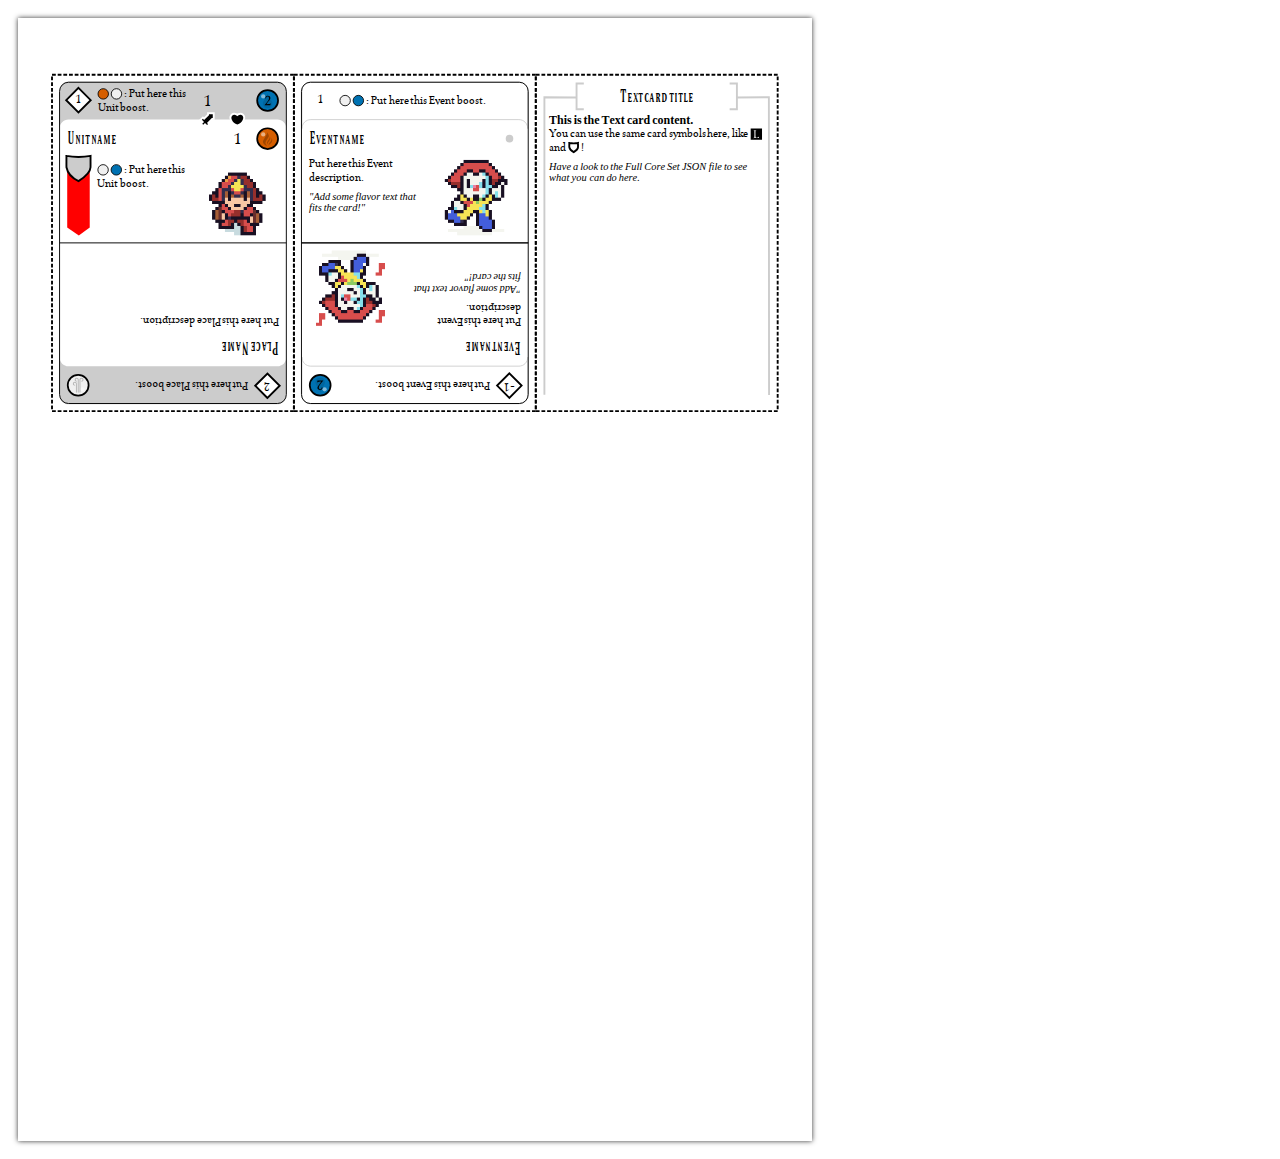
<file: tools/devkit/preview-print.html>
<html>
<head>
    <meta charset="UTF-8">
    <meta name="viewport" id="viewport" content="width=device-width, initial-scale=1.0, maximum-scale=1.0, user-scalable=no" />
	<meta http-equiv="X-UA-Compatible" content="IE=edge">

    <title>DevKit - Print Preview</title>
    <link rel="stylesheet" type="text/css" href="../../style/Seshat/stylesheet.css">
    <link rel="stylesheet" type="text/css" href="../../style/Ferrum/stylesheet.css">

    <script src="../../js/jspdf.umd.min.js"></script>
    <script src="../../js/svg2pdf.umd.min.js"></script>
    <script src="../../js/fonts/Seshat-normal.js"></script>
    <script src="../../js/fonts/Ferrum-normal.js"></script>

    <script src="../../js/cardprinter.js"></script>
    <script src="../../js/svg.js"></script>

    <script src="../../js/cardtools.js"></script>
    <script src="../../js/cardpainter.js"></script>
    <script src="../../js/deckpainter.js"></script>
    
    <script src="../../js/config.js"></script>

</head>
<body onload="onl()">
    <div style="position: absolute;left: -1000px;">
        <div style="font-family: Seshat;">Font loaded</div>
        <div style="font-family: Times; font-weight: bold;">Font loaded</div>
        <div style="font-family: Ferrum;">Font loaded</div>
    </div>
</body>
<script>

function onl() {

    let
        STYLE="DEF", // DEF, GSC, STY
        ENV={
            templatesRoot:"../../svg/"
        },
        cardTools = new CardTools(ENV);

    cardTools.downloadFile("sample-set.json",(data)=>{

        let set;

        try {
            set = JSON.parse(data);
        } catch (e) {
            set=0;
        }

        if (set)
            cardTools.showPrintPreview(document.body,set,STYLE);

    });
    
}

</script>
</html>
</file>
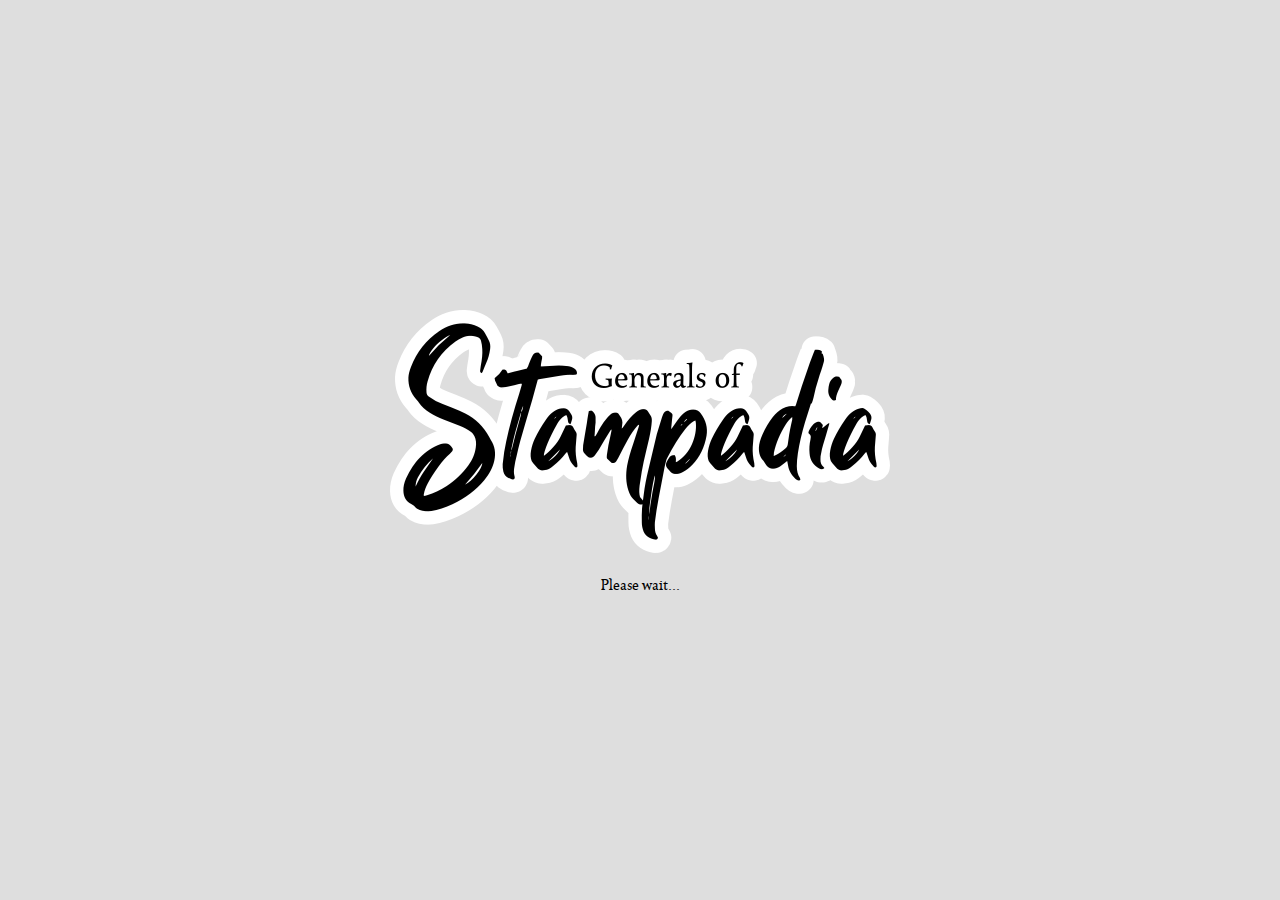
<file: tools/devkit/preview-test.html>
<html>
<head>
    <meta charset="UTF-8">
    <meta name="viewport" id="viewport" content="width=device-width, initial-scale=1.0, maximum-scale=1.0, user-scalable=no" />
	<meta http-equiv="X-UA-Compatible" content="IE=edge">

    <title>DevKit - Test</title>
    <link rel="stylesheet" type="text/css" href="../../style/Seshat/stylesheet.css">
    <link rel="stylesheet" type="text/css" href="../../style/Ferrum/stylesheet.css">
    <link rel="stylesheet" type="text/css" href="../../style/testarea.css">

    <script src="../../js/jspdf.umd.min.js"></script>
    <script src="../../js/svg2pdf.umd.min.js"></script>
    <script src="../../js/fonts/Seshat-normal.js"></script>
    <script src="../../js/fonts/Ferrum-normal.js"></script>

    <script src="../../js/cardprinter.js"></script>
    <script src="../../js/svg.js"></script>

    <script src="../../js/cardtools.js"></script>
    <script src="../../js/cardpainter.js"></script>
    <script src="../../js/deckpainter.js"></script>
    
    <script src="../../js/config.js"></script>
    <script src="../../js/testarea.js"></script>

</head>
<body onload="onl()">
    <div style="position: absolute;left: -1000px;">
        <div style="font-family: Seshat;">Font loaded</div>
        <div style="font-family: Times; font-weight: bold;">Font loaded</div>
        <div style="font-family: Ferrum;">Font loaded</div>
    </div>
</body>
<script>

function onl() {

    let
        ENV={
            databaseRoot:"../../database/",
            templatesRoot:"../../svg/"
        },
        cardTools = new CardTools(ENV);

    cardTools.downloadFile("sample-set.json",(data)=>{

        let set;

        try {
            set = JSON.parse(data);
        } catch (e) {
            set=0;
        }

        if (set)

            if (set.meta.type == "full") {

                // Test a full deck
                let testArea = new TestArea(ENV,set);
                testArea.run(document.body);

            } else {

                // Test an expansion (merged with a lite deck)
                cardTools.downloadDeck(CONFIG.liteCoreDeckId,set.meta.language,(deck)=>{
                    let
                        merged = cardTools.mergeDecks([ deck, set ]),
                        testArea = new TestArea(ENV,merged);
                    testArea.run(document.body);
                });

            }
        
    });
    
}

</script>
</html>
</file>
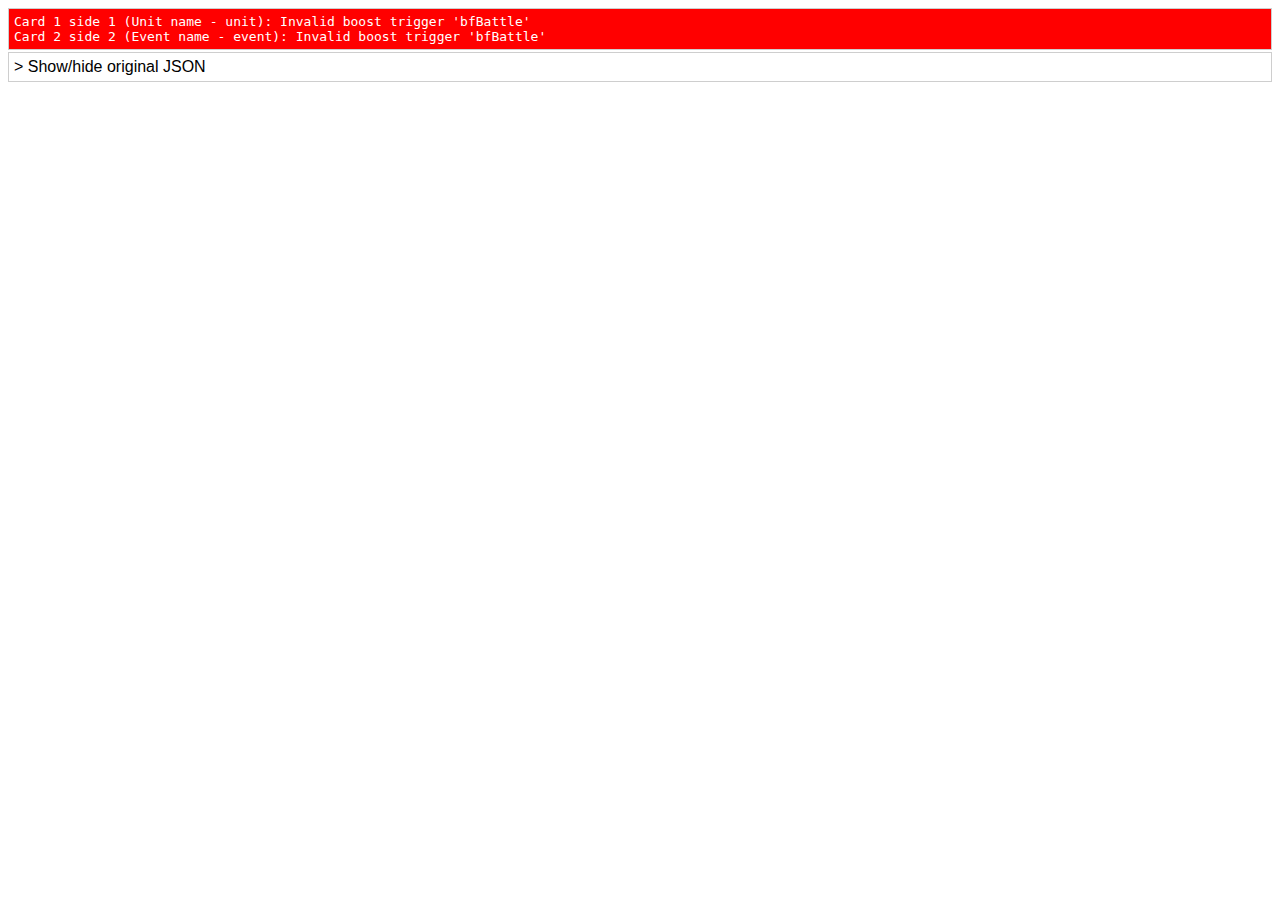
<file: tools/devkit/preview-validate.html>
<html>
<head>
    <meta charset="UTF-8">
    <meta name="viewport" id="viewport" content="width=device-width, initial-scale=1.0, maximum-scale=1.0, user-scalable=no" />
	<meta http-equiv="X-UA-Compatible" content="IE=edge">

    <title>DevKit - Validate</title>
    <link rel="stylesheet" type="text/css" href="../../style/Seshat/stylesheet.css">
    <link rel="stylesheet" type="text/css" href="../../style/Ferrum/stylesheet.css">
    <link rel="stylesheet" type="text/css" href="../../style/testarea.css">

    <script src="../../js/jspdf.umd.min.js"></script>
    <script src="../../js/svg2pdf.umd.min.js"></script>
    <script src="../../js/fonts/Seshat-normal.js"></script>
    <script src="../../js/fonts/Ferrum-normal.js"></script>

    <script src="../../js/cardprinter.js"></script>
    <script src="../../js/svg.js"></script>

    <script src="../../js/cardtools.js"></script>
    <script src="../../js/cardpainter.js"></script>
    <script src="../../js/deckpainter.js"></script>
    
    <script src="../../js/config.js"></script>
    <script src="../../js/testarea.js"></script>

</head>
<body onload="onl()">
    <div style="position: absolute;left: -1000px;">
        <div style="font-family: Seshat;">Font loaded</div>
        <div style="font-family: Times; font-weight: bold;">Font loaded</div>
        <div style="font-family: Ferrum;">Font loaded</div>
    </div>
</body>
<script>

function onl() {

    let
        ENV={
            templatesRoot:"../../svg/"
        },
        cardTools = new CardTools(ENV);

    cardTools.downloadFile("sample-set.json",(data)=>{

        let set;

        try {
            set = JSON.parse(data);
        } catch (e) {
            set=0;
        }

        if (set)
            cardTools.showDevKit(document.body,set);

    });
    
}

</script>
</html>
</file>
<file: style/home.css>
BODY {
	overflow-x: hidden;
    font-size: 18px;
    line-height: 20px;
    padding: 0;
    margin: 0;
    color: #fefefe;
	font-family: Seshat;    
}

A {
    color:#fefefe;
}

A, .accent {
    font-weight: bold;
}

#body {
	text-align:center;
	margin:20px 0;
}

@keyframes stripscroll {
    from { background-position:0 0; }
    to  { background-position:100000% 0; }
}

.strip {
	animation-name: stripscroll;
	animation-duration: 12000s;
    animation-iteration-count: infinite;
    animation-timing-function: linear;
    opacity: 0.2;
	position: absolute;
	top:2vh;
	bottom:2vh;
	left:0px;
	right:0;
	background-image: url(../images/strip.png);
	background-repeat: repeat-x;
	background-size: auto 100%;
	filter: blur(2px);
}

.panel {
	overflow: hidden;
	position: absolute;
	width:50%;
	top:15vh;
	bottom:20px;
}

.panel .image {
	transition: opacity 0.4s;
	position: absolute;
	left:0;
	right:0;
	top:0;
	bottom:0;
	background-repeat: no-repeat;
	background-position: center;
	background-size: contain;
}

.panel .text {
	transition: all 0.4s;
	opacity: 0;
	position: absolute;
	left:0;
	right:0;
	top:0;
	bottom:0;
}

.panel .text .content {
	position: absolute;
	width: 40vw;
	top: 50%; left: 50%;
	transform: translateX(-50%) translateY(-50%);
	text-align: center;
}

.panel .text .title {
	white-space: nowrap;
	font-family: Ferrum;
	font-size: 40px;
	padding-bottom: 10px;
}

.panel .text .description {
	border-top: 3px solid #fefefe;
	margin-top:10px;
	padding-top:10px;
}

.panel:hover .text {
	opacity: 1;
}

.panel:hover .image {
	opacity: 0.05;
}

.panel.left {
	left:0px;
	background-image: linear-gradient(#2d2d2d, #f00);
}

.panel.left .image  {
	background-image: url(../images/menu-learn.svg);
}

.panel.right {
	right:0px;
	background-image: linear-gradient(#f00, #2d2d2d);
}

.panel.right .image  {
	background-image:url(../images/menu-print.svg);
}

.logo {
	position: absolute;
	margin-top:10px;
	left:0;
	right:0;
	height:30vh;
	display: inline-block;
	background-image: url(../images/logo.png);
	background-position: center;
	background-size: contain;
	background-repeat: no-repeat;
	z-index: 100;
}

.header, #footer {
	background-color: #2d2d2d;
	text-align: center;
	position: absolute;
}

.header {
	left:0;
	right:0;
	top:0;
	z-index: 100;
	height:15vh;
}

#footer {
	z-index: 100;
	white-space: nowrap;
	overflow: hidden;
	text-overflow: ellipsis;
	left:0;
	right:0;
	bottom: 0;
	height:40px;
	line-height: 40px;
	padding:0 20px 0 20px;
}

@media (max-width: 700px) {

	BODY {
		font-size: 14px;
	}
    
	.header {
		height:25vh;
	}

	.strip {
		bottom:10vh;
		top:10vh;
		filter: blur(1px);
	}
	
	.panel {
		overflow: hidden;
		position: absolute;
		width: 100%;
	}

	.panel .text .content {
		width: 80vw;
	}

	.panel .text .title {
		font-size: 20px;
	}

	.panel .text .description {
		border-top: 2px solid #fefefe;
		margin-top:5px;
		padding-top:5px;
	}
	
	.panel.left {
		top:25vh;
		left:0px;
		height:36vh;
	}	

	.panel.right {
		top:61vh;
		bottom:40px;
	}	

    #footer {
        font-size: 14px;
    }

	.logo {
		height:20vh;
	}
	
}

@media (hover: none) {

	.panel .image {
		opacity: 0.05;
	}

    .panel .text {
		opacity:1;
	}

}
</file>
<file: style/Seshat/stylesheet.css>
/*! Generated by Font Squirrel (https://www.fontsquirrel.com) on June 22, 2021 */



@font-face {
    font-family: 'seshatregular';
    src: url('seshat-webfont.woff2') format('woff2'),
         url('seshat-webfont.woff') format('woff');
    font-weight: normal;
    font-style: normal;

}

@font-face {
    font-family: "Seshat";
    src: url('seshat-webfont.woff2') format('woff2'),
         url('seshat-webfont.woff') format('woff');
    font-weight: normal;
    font-style: normal;
}
</file>
<file: style/Ferrum/stylesheet.css>
/*! Generated by Font Squirrel (https://www.fontsquirrel.com) on August 14, 2022 */



@font-face {
    font-family: 'ferrumextra-condensed';
    src: url('ferrum-webfont.woff2') format('woff2'),
         url('ferrum-webfont.woff') format('woff');
    font-weight: normal;
    font-style: normal;

}

@font-face {
    font-family: 'Ferrum';
    src: url('ferrum-webfont.woff2') format('woff2'),
         url('ferrum-webfont.woff') format('woff');
    font-weight: normal;
    font-style: normal;

}
</file>
<file: style/testarea.css>
@keyframes floating {
    from { transform: translate(0,  0); }
    50%  { transform: translate(0, -2vh); }
    to   { transform: translate(0, 0); }    
}

.testroot {
    font-family: seshat;
    font-size:16px;
    position: absolute;
    left:0;
    right:0;
    top:0;
    bottom: 0;
    overflow: hidden;
    background-color: #dedede;
}

.testroot .splashscreen {
    position: absolute;
    left:0;
    right:0;
    top:0;
    bottom: 0;
}

.testroot .splashscreen .content {
    position: absolute;
    top: 50%; left: 50%;
    transform: translateX(-50%) translateY(-50%);
    text-align: center;
}

.testroot .splashscreen .content .logo {
    animation-name: floating;
    animation-duration: 3s;
    animation-iteration-count: infinite;
    animation-timing-function: ease-in-out;
    width:500px;
    height:250px;
    background-image: url('../images/testarea/card-back.png');
    background-position: center;
    background-size: contain;
    background-repeat: no-repeat;
    margin-bottom: 20px;
}

.testroot .button {
    height:20px;
    background-color: rgba(0,0,0,0.7);
    color:#fff;
    line-height: 20px;
    text-align: center;
    font-size: 10px;
    border-radius: 5px;
    padding:0 5px 0 5px;
    cursor: pointer;
}

.testroot .card, .testroot .cardspace {
    position: absolute;
    width:247.65px;
    height:171.6px;
    border-radius: 10px;
    border:1px solid #999;
    background-color: #fff;
    user-select: none;
    overflow: hidden;
    font-size:12px;
}

.testroot .card.full {
    height:343.2px;
}

.testroot .card .layer {
    position: absolute;
    left:0;
    right:0;
    top:0;
    bottom:0;
}

.testroot .card.upsidedown .layer {
    transform: rotate(180deg) translate(0,-100%);
}

.testroot .card .cardback {
    position: absolute;
    left:10px;
    right:10px;
    top:10px;
    bottom:10px;
    border:20px solid #ccc;
    background-image: url('../images/testarea/card-back.png');
    background-color: #ccc;
    background-position: center;
    background-size: contain;
    background-repeat: no-repeat;
    border-radius: 10px;
}

.testroot .cardspace {
    height:343.2px;
}

.testroot .card .cardimage {
    position: absolute;
    left:-1px;
    top:-1px;
    background-color: #fff;
    position: absolute;
    width:249.65px;
    height:345.2px;
}

.testroot .card .cardimage svg {
    width:100%;
    height:100%;
}

.testroot .cardspace {
    color:#ddd;
    border-style: dashed;
    line-height: 264px;
    text-align: center;
    font-size: 50px;
}

.testroot .cardspace.wide {
    width:490px;
    height:171.6px;
    line-height:171.6px;
}

.testroot .cardspace.discardpile {
    height:400px;
    background-color: #fdd;
    color:#f00;
    line-height: 264px;
}

.testroot .movebutton, .testroot .discardshuffler {
    font-size:12px;
    overflow: hidden;
    user-select: none;
    position: absolute;
    border:1px solid #999;
    border-radius: 10px;
    height:30px;
    line-height: 30px;
    text-align: center;
    background-color: rgba(0,0,0,0.7);
    color:#fff;
    cursor: pointer;
}

.testroot .movebutton {
    width: 60px;
}

.testroot .discardshuffler {
    width: 180px;
}

.testroot .numbertoken {
    position: absolute;
    width:60px;
    height:60px;
    border-radius: 5px;
    user-select: none;
    overflow: hidden;
    font-size:30px;
    line-height: 35px;
    text-align: center;
}

.testroot .numbertoken.red {
    border:1px solid #f99;
    background-color: #c00;
    color:#fff;
}

.testroot .numbertoken.green {
    border:1px solid #9f9;
    background-color: #0c0;
    color:#000;
}

.testroot .numbertoken.blue {
    border:1px solid #99f;
    background-color: #00c;
    color:#fff;
}

.testroot .numbertoken.white {
    border:1px solid #fff;
    background-color: #ccc;
    color:#000;
}

.testroot .numbertoken.orange {
    border:1px solid #fac591;
    background-color: #eb8f34;
    color:#fff;
}

.testroot .numbertoken .button {
    width:20px;
    padding: 0;
    cursor: pointer;
}

.testroot .numbertoken .minus {
    position: absolute;
    left:1px;
    top:38px;
}

.testroot .numbertoken .plus {
    position: absolute;
    right:1px;
    top:38px;
}
</file>
<file: style/learn.css>
BODY {
	background-color: rgba(45,45,45,1);
    font-size: 18px;
    line-height: 20px;
    padding: 0;
    margin: 0;
    color: #fff;
	font-family: Seshat;    
}

A {
    color:#fff;
}

A, .accent {
    font-weight: bold;
}

#body {
	text-align:center;
	margin:20px;
}

.logo {
	width:200px;
	height:100px;
	display: inline-block;
	background-image: url(../images/logo.png);
	background-position: center;
	background-size: contain;
	background-repeat: no-repeat;
}

.divider {
	padding:0;
	margin:40px 0;
	height:20px;
	background-image: url(../images/divider.png);
	background-position: center;
	background-size: contain;
	background-repeat: no-repeat;
}

.block {	
	margin: auto;
	width:40%;
}

.block .image {
	margin-bottom:20px;
}

.block .preview {
	display: inline-block;
	background-position: center;
	background-size: contain;
	background-repeat: no-repeat;
}

.block .preview.manual {
	height:150px;
	width:100px;
	background-image: url(../images/manual.png);
}

#faqsbox {
	background-color: #fff;
	color:#000;
	text-align: left;
	border:1px solid #ccc;
	box-shadow: 2px 2px 0px #ccc;
	width:60%;
	margin: auto;
	padding: 20px;
}

#faqsbox .q {
	font-weight: bold;
	margin:10px 0;
}

#faqsbox .a {
	margin-bottom: 30px;
}

#faqsbox .a A {
	color:#f00;
}

#footer {
	padding:10px;
	text-align: center;
}
</file>
<file: style/printshop.css>
.shoproot {
    line-height: 22px;
    font-family: Seshat, sans-serif;
    font-size:16px;
    color: #333;
    position: absolute;
    left:0;
    right:0;
    top:0;
    bottom:0;
    background-color: rgba(45,45,45,1);
    overflow: hidden;
}

.shoproot A {
    color:#f00;
}

.shoproot P {
    margin:0 0 10px 0;
}

.shoproot .dragging {
    position: absolute;
    left:5px;
    right:5px;
    top:5px;
    bottom:5px;
    z-index: 200;
    border:1px dashed #f00;
    background-color: rgba(255, 204, 204,0.8);
    border-radius: 5px;
}

.shoproot .dragging .content {
    position: absolute;
    top: 50%; left: 50%;
    transform: translateX(-50%) translateY(-50%);
    text-align: center;
    font-weight: bold;
}

.shoproot .side {
    position: absolute;
    top:0px;
    bottom:0px;
    width:50%;
}

.shoproot .side.left {
    left:0px;
}

.shoproot .side.right {
    top:0px;
    right:0px;
}

.shoproot .side.right .tabbar {
    user-select: none;
    white-space: nowrap;
    position: absolute;
    left:0;
    right:0;
    top:5px;
    height:40px;
    text-align: center;
    z-index: 100;
}

.shoproot .tabbar .item:first-child {
    border-radius: 5px 0 0 5px;
}

.shoproot .tabbar .item:last-child {
    border-radius: 0 5px 5px 0;
}

.shoproot .tabbar .item {
    padding:0 10px;
    display: inline-block;
    height: 40px;
    line-height: 40px;
    cursor: pointer;
    border:1px solid #a0a0a0;
    background-color: #fefefe;
    box-shadow: 0px 2px 2px #333;
}

.shoproot .tabbar .item.selected {
    background-color:#fedede;
    font-weight: bold;
    border-color: #f00;
}

.shoproot .list {
    position: absolute;
    top:0px;
    bottom:0px;
    left:0px;
    right:0px;
    border:1px solid #a0a0a0;
    overflow-x: none;
    overflow-y: auto;
    background-color: #fefefe;
    margin:5px;
    padding:2px;
}

.shoproot .list .recapheader {
    background-color: #ccc;
    padding:40px 10px 10px 10px;
}

.shoproot .list .body {
    padding:10px;
}

.shoproot .list .body .header {
    margin:10px 20px 20px 20px;
    text-align: center;
    font-weight: bold;
    border-bottom:1px solid #000;
}

.shoproot .list .body .logo {
    margin:20px 20px 40px 20px;
    height:150px;
    background-image: url(../images/printshop/logo.png);
    background-position: center;
    background-repeat: no-repeat;
    background-size: contain;
}

.shoproot .list .tips, .shoproot .list .warntips {
    margin:20px;
    padding:10px;
    border-radius: 5px;
    text-align: center;
}

.shoproot .list .warntips {
    text-align: left;
    border:1px solid #f00;
    background-color: #ffcccc;
}

.shoproot .list .tips {
    border:1px solid #a0a0a0;
    background-color: #ccc;
}

.shoproot .list .row {
    position: relative;
    margin:5px;
    padding:5px;
    border:1px solid #ccc;
    background-color: #fefefe;
    border-radius: 5px;
    box-shadow: 0px 2px 2px #ccc;
}

.shoproot .list .row.selectable {
    user-select: none;
    position: relative;
    cursor: pointer;
}

.shoproot .list .row.selected {
    border-color: #f00;
    background-color:#fedede;
}

.shoproot .list .row .icon {
    position: absolute;
    left:5px;
    top:5px;
    bottom:5px;
    width:60px;
    background-position: center;
    background-repeat: no-repeat;
    background-size: contain;
}

.shoproot .list .card {
    white-space: nowrap;
    overflow: hidden;
    text-overflow: ellipsis;
    user-select: none;
    cursor: pointer;
    position: relative;
    margin:5px;
    padding:5px;
    border-bottom: 1px solid #ccc;
}

.shoproot .list .card.selected {
    background-color:#fedede;
    border-color: #f00;
}

.shoproot .list .card .icon {
    position: absolute;
    left:5px;
    top:5px;
    bottom:5px;
    width:40px;
    text-align: center;
    background-position: center;
    background-repeat: no-repeat;
    background-size: contain;
}

.shoproot .list .card .icon.unit {
    background-image: url(../images/printshop/icon-unit.png);
}

.shoproot .list .card .icon.event {
    background-image: url(../images/printshop/icon-event.png);
}

.shoproot .list .card .icon.text {
    background-image: url(../images/printshop/icon-text.png);
}

.shoproot .list .card .name {
    margin-left: 45px;
}

.shoproot .list .code {
    font-size: 12px;
    color:#cccccc;
    margin-right:10px;
}

.shoproot .list .selected .code {
    color:#f99;
}

.shoproot .list .row .icon.expansion {
    background-image: url(../images/printshop/icon-expansion.png);
}

.shoproot .list .row .icon.full {
    background-image: url(../images/printshop/icon-full.png);
}

.shoproot .list .row .title, .list .row .description {
    padding-left:65px;
}

.shoproot .title .name {
    margin-right:10px;
}

.shoproot .list .row .title {
    font-weight: bold;
    white-space: nowrap;
    overflow-x:hidden;
    text-overflow: ellipsis;
    border-bottom: 1px solid #a0a0a0;
    margin:5px;
    padding-bottom: 5px;
}

.shoproot .list .row .title .bullet {
    border-radius: 5px;
    padding:4px;
    font-size: 12px;
    background-color:#ccc;
    border:1px solid #ccc;
    margin-right:10px;
}

.shoproot .list .row.selected .title .bullet {
    background-color:#f99;
    border-color:#f99;
}

.shoproot .list .row .title:firs {
    margin-left:0px;
}

.shoproot .list .row .title .bullet.outlined {
    color:#ccc;
    background-color: transparent;
}

.shoproot .list .row.selected .title .bullet.outlined {
    color:#f99;
}

.shoproot .list .row .description {
    color:#a0a0a0;
    white-space: nowrap;
    overflow-x:hidden;
    text-overflow: ellipsis;
    margin:5px;
}

.shoproot .list.prints {
    top:20px;
}

.shoproot .list.prints .row .header {
    position: relative;
}

.shoproot .list.prints .row .table {
    position: relative;
    padding:10px;
}

.shoproot .list .actionbutton {
    font-weight: bold;
    user-select: none;
    text-align: center;
    padding:10px;
    margin:10px 0;
    border:1px solid #a0a0a0;
    background-color: #fefefe;
    box-shadow: 0px 2px 2px #333;
    cursor: pointer;
}

.shoproot .tabletextrow {
    font-style: italic;
    margin-bottom:10px;
    padding-bottom:10px;
    border-bottom: 1px solid #ccc;
}

.shoproot .tablerow .tablelabel {
    font-weight: bold;
    display: block;
    width:30%;
    float:left;
    margin-bottom: 5px;
}

.shoproot .tablerow .tablevalue {
    display: block;
    width:70%;
    float:right;
    margin-bottom: 5px;
}

.shoproot .table .endtable {
    clear:both;
}

@media (max-width: 600px) {
        
    .shoproot .side {
        left:0px;
        bottom:auto;
        width:100%;
        height:50%;;
    }

    .shoproot .side.left {
        top:0px;
        bottom: auto;
    }

    .shoproot .side.right {
        top:50%;
        left: auto;
    }

}
</file>
<file: style/Ferrum/specimen_files/specimen_stylesheet.css>
@import url('grid_12-825-55-15.css');

/*  
	CSS Reset by Eric Meyer - Released under Public Domain
    http://meyerweb.com/eric/tools/css/reset/
*/
html, body, div, span, applet, object, iframe,
h1, h2, h3, h4, h5, h6, p, blockquote, pre,
a, abbr, acronym, address, big, cite, code,
del, dfn, em, font, img, ins, kbd, q, s, samp,
small, strike, strong, sub, sup, tt, var,
b, u, i, center, dl, dt, dd, ol, ul, li,
fieldset, form, label, legend, table,
caption, tbody, tfoot, thead, tr, th, td {
	margin:         0;
	padding:        0;
	border:         0;
	outline:        0;
	font-size:      100%;
	vertical-align: baseline;
	background:     transparent;
}

body {
	line-height: 1;
}

ol, ul {
	list-style: none;
}

blockquote, q {
	quotes: none;
}

blockquote:before, blockquote:after,
q:before, q:after {
	content: '';
	content: none;
}

:focus {
	outline: 0;
}

ins {
	text-decoration: none;
}

del {
	text-decoration: line-through;
}

table {
	border-collapse: collapse;
	border-spacing:  0;
}


body {
	color:            #000;
	background-color: #dcdcdc;
}

a {
	text-decoration: none;
	color:           #1883ba;
}

h1 {
	font-size:     32px;
	font-weight:   normal;
	font-style:    normal;
	margin-bottom: 18px;
}

h2 {
	font-size: 18px;
}

#container {
	width:  865px;
	margin: 0px auto;
}


#header {
	padding:          20px;
	font-size:        36px;
	background-color: #000;
	color:            #fff;
}

#header span {
	color: #666;
}

#main_content {
	background-color: #fff;
	padding:          60px 20px 20px;
}


#footer p {
	margin:         0;
	padding-top:    10px;
	padding-bottom: 50px;
	color:          #333;
	font:           10px Arial, sans-serif;
}

.tabs {
	width:            100%;
	height:           31px;
	background-color: #444;
}

.tabs li {
	float:            left;
	margin:           0;
	overflow:         hidden;
	background-color: #444;
}

.tabs li a {
	display:         block;
	color:           #fff;
	text-decoration: none;
	font:            bold 11px/11px 'Arial';
	text-transform:  uppercase;
	padding:         10px 15px;
	border-right:    1px solid #fff;
}

.tabs li a:hover {
	background-color: #00b3ff;

}

.tabs li.active a {
	color:            #000;
	background-color: #fff;
}


div.huge {

	font-size:      300px;
	line-height:    1em;
	padding:        0;
	letter-spacing: -.02em;
	overflow:       hidden;
}

div.glyph_range {
	font-size:   72px;
	line-height: 1.1em;
}

.size10 {
	font-size: 10px;
}

.size11 {
	font-size: 11px;
}

.size12 {
	font-size: 12px;
}

.size13 {
	font-size: 13px;
}

.size14 {
	font-size: 14px;
}

.size16 {
	font-size: 16px;
}

.size18 {
	font-size: 18px;
}

.size20 {
	font-size: 20px;
}

.size24 {
	font-size: 24px;
}

.size30 {
	font-size: 30px;
}

.size36 {
	font-size: 36px;
}

.size48 {
	font-size: 48px;
}

.size60 {
	font-size: 60px;
}

.size72 {
	font-size: 72px;
}

.size90 {
	font-size: 90px;
}


.psample_row1 {
	height: 120px;
}

.psample_row1 {
	height: 120px;
}

.psample_row2 {
	height: 160px;
}

.psample_row3 {
	height: 160px;
}

.psample_row4 {
	height: 160px;
}

.psample {
	overflow: hidden;
	position: relative;
}

.psample p {
	line-height: 1.3em;
	display:     block;
	overflow:    hidden;
	margin:      0;
}

.psample span {
	margin-right: .5em;
}

.white_blend {
	width:            100%;
	height:           61px;
	background-image: url([data-uri]);
	position:         absolute;
	bottom:           0;
}

.black_blend {
	width:            100%;
	height:           61px;
	background-image: url([data-uri]);
	position:         absolute;
	bottom:           0;
}

.fullreverse {
	background:    #000 !important;
	color:         #fff !important;
	margin-left:   -20px;
	padding-left:  20px;
	margin-right:  -20px;
	padding-right: 20px;
	padding:       20px;
	margin-bottom: 0;
}


.sample_table td {
	padding-top:    3px;
	padding-bottom: 5px;
	padding-left:   5px;
	vertical-align: middle;
	line-height:    1.2em;
}

.sample_table td:first-child {
	background-color: #eee;
	text-align:       right;
	padding-right:    5px;
	padding-left:     0;
	padding:          5px;
	font:             11px/12px 'Courier New', Courier, mono;
}

code {
	white-space:      pre;
	background-color: #eee;
	display:          block;
	padding:          10px;
	margin-bottom:    18px;
	overflow:         auto;
}


.bottom, .last {
	margin-bottom:  0 !important;
	padding-bottom: 0 !important;
}

.box {
	padding:       18px;
	margin-bottom: 18px;
	background:    #eee;
}

.reverse, .reversed {
	background: #000 !important;
	color:      #fff !important;
	border:     none !important;
}

#bodycomparison {
	position:    relative;
	overflow:    hidden;
	font-size:   72px;
	height:      90px;
	white-space: nowrap;
}

#bodycomparison div {
	font-size:   72px;
	line-height: 90px;
	display:     inline;
	margin:      0 15px 0 0;
	padding:     0;
}

#bodycomparison div span {
	font:     10px Arial;
	position: absolute;
	left:     0;
}

#xheight {
	float:       none;
	position:    absolute;
	color:       #d9f3ff;
	font-size:   72px;
	line-height: 90px;
}

.fontbody {
	position: relative;
}

.arialbody {
	font-family: Arial;
	position:    relative;
}

.verdanabody {
	font-family: Verdana;
	position:    relative;
}

.georgiabody {
	font-family: Georgia;
	position:    relative;
}

/* @group Layout page
 */

#layout h1 {
	font-size:   36px;
	line-height: 42px;
	font-weight: normal;
	font-style:  normal;
}

#layout h2 {
	font-size:   24px;
	line-height: 23px;
	font-weight: normal;
	font-style:  normal;
}

#layout h3 {
	font-size:   22px;
	line-height: 1.4em;
	margin-top:  1em;
	font-weight: normal;
	font-style:  normal;
}


#layout p.byline {
	font-size:     12px;
	margin-top:    18px;
	line-height:   12px;
	margin-bottom: 0;
}

#layout p {
	font-size:     14px;
	line-height:   21px;
	margin-bottom: .5em;
}

#layout p.large {
	font-size:   18px;
	line-height: 26px;
}

#layout .sidebar p {
	font-size:   12px;
	line-height: 1.4em;
}

#layout p.caption {
	font-size:     10px;
	margin-top:    -16px;
	margin-bottom: 18px;
}

/* @end */

/* @group Glyphs */

#glyph_chart div {
	background-color: #d9f3ff;
	color:            black;
	float:            left;
	font-size:        36px;
	height:           1.2em;
	line-height:      1.2em;
	margin-bottom:    1px;
	margin-right:     1px;
	text-align:       center;
	width:            1.2em;
	position:         relative;
	padding:          .6em .2em .2em;
}

#glyph_chart div p {
	position:         absolute;
	left:             0;
	top:              0;
	display:          block;
	text-align:       center;
	font:             bold 9px Arial, sans-serif;
	background-color: #3a768f;
	width:            100%;
	color:            #fff;
	padding:          2px 0;
}


#glyphs h1 {
	font-family: Arial, sans-serif;
}

/* @end */

/* @group Installing */

#installing {
	font: 13px Arial, sans-serif;
}

#installing p,
#glyphs p {
	line-height:   1.2em;
	margin-bottom: 18px;
	font:          13px Arial, sans-serif;
}


#installing h3 {
	font-size:  15px;
	margin-top: 18px;
}

/* @end */

#rendering h1 {
	font-family: Arial, sans-serif;
}

.render_table td {
	font:           11px 'Courier New', Courier, mono;
	vertical-align: middle;
}
</file>
<file: style/Seshat/specimen_files/specimen_stylesheet.css>
@import url('grid_12-825-55-15.css');

/*  
	CSS Reset by Eric Meyer - Released under Public Domain
    http://meyerweb.com/eric/tools/css/reset/
*/
html, body, div, span, applet, object, iframe,
h1, h2, h3, h4, h5, h6, p, blockquote, pre,
a, abbr, acronym, address, big, cite, code,
del, dfn, em, font, img, ins, kbd, q, s, samp,
small, strike, strong, sub, sup, tt, var,
b, u, i, center, dl, dt, dd, ol, ul, li,
fieldset, form, label, legend, table, 
caption, tbody, tfoot, thead, tr, th, td 
                  {margin: 0;padding: 0;border: 0;outline: 0;
                  font-size: 100%;vertical-align: baseline;
                  background: transparent;}
body              {line-height: 1;}
ol, ul            {list-style: none;}
blockquote, q     {quotes: none;}
blockquote:before, blockquote:after,
q:before, q:after {content: '';	content: none;}
:focus            {outline: 0;}
ins               {text-decoration: none;}
del               {text-decoration: line-through;}
table             {border-collapse: collapse;border-spacing: 0;}




body {
	color: #000;
	background-color: #dcdcdc;
}

a {
	text-decoration: none;
	color: #1883ba;
}

h1{
	font-size: 32px;
	font-weight: normal;
	font-style: normal;
	margin-bottom: 18px;
}

h2{
	font-size: 18px;
}

#container {
	width: 865px;
	margin: 0px auto;
}


#header {
	padding: 20px;
	font-size: 36px;
	background-color: #000;
	color: #fff;
}

#header span {
	color: #666;
}
#main_content {
	background-color: #fff;
	padding: 60px 20px 20px;
}


#footer p {
	margin: 0;
	padding-top: 10px;
	padding-bottom: 50px;
	color: #333;
	font: 10px Arial, sans-serif;
}

.tabs {
	width: 100%;
	height: 31px;
	background-color: #444;
}
.tabs li {
	float:  left;
	margin: 0;
	overflow: hidden;
	background-color: #444;
}
.tabs li a {
	display: block;
	color: #fff;
	text-decoration: none;
	font: bold 11px/11px 'Arial';
	text-transform: uppercase;
	padding: 10px 15px;
	border-right: 1px solid #fff;
}

.tabs li a:hover {
		background-color: #00b3ff;

}

.tabs li.active a {
	color:  #000;
	background-color: #fff;
}



div.huge {
	
	font-size: 300px;
	line-height: 1em;
	padding: 0;
	letter-spacing: -.02em;
	overflow: hidden;
}
div.glyph_range {
	font-size: 72px;
	line-height: 1.1em;
}

.size10{ font-size: 10px; }
.size11{ font-size: 11px; }
.size12{ font-size: 12px; }
.size13{ font-size: 13px; }
.size14{ font-size: 14px; }
.size16{ font-size: 16px; }
.size18{ font-size: 18px; }
.size20{ font-size: 20px; }
.size24{ font-size: 24px; }
.size30{ font-size: 30px; }
.size36{ font-size: 36px; }
.size48{ font-size: 48px; }
.size60{ font-size: 60px; }
.size72{ font-size: 72px; }
.size90{ font-size: 90px; }


.psample_row1 {	height: 120px;}
.psample_row1 {	height: 120px;}
.psample_row2 {	height: 160px;}
.psample_row3 {	height: 160px;}
.psample_row4 {	height: 160px;}

.psample {
	overflow: hidden;
	position: relative;
}
.psample p {
	line-height: 1.3em;
	display: block;
	overflow: hidden;
	margin: 0;
}

.psample span {
	margin-right: .5em;
}

.white_blend {
	width: 100%;
	height: 61px;
	background-image: url([data-uri]);
	position: absolute;
	bottom: 0;
}
.black_blend {
	width: 100%;
	height: 61px;
	background-image: url([data-uri]);
	position: absolute;
	bottom: 0;
}
.fullreverse {
	background:  #000 !important;
	color:  #fff !important;
	margin-left: -20px;
	padding-left: 20px;
	margin-right: -20px;
	padding-right: 20px;
	padding: 20px;
	margin-bottom:0;
}


.sample_table td {
	padding-top: 3px;
	padding-bottom:5px;
	padding-left: 5px;
	vertical-align: middle;
	line-height: 1.2em;
}

.sample_table td:first-child {
	background-color: #eee;
	text-align: right;
	padding-right: 5px;
	padding-left: 0;
	padding: 5px;
	font: 11px/12px "Courier New", Courier, mono;
}

code {
	white-space: pre;
	background-color: #eee;
	display: block;
	padding: 10px;
	margin-bottom: 18px;
	overflow: auto;
}


.bottom,.last 	{margin-bottom:0 !important; padding-bottom:0 !important;}

.box  { 
  padding: 18px; 
  margin-bottom: 18px; 
  background: #eee; 
}

.reverse,.reversed { background:  #000 !important;color:  #fff !important; border: none !important;}

#bodycomparison {
	position: relative;
	overflow: hidden;
	font-size: 72px;
	height: 90px;
	white-space: nowrap;
}

#bodycomparison div{
	font-size: 72px;
	line-height: 90px;
	display: inline;
	margin: 0 15px 0 0;
	padding: 0;
}

#bodycomparison div span{
	font: 10px Arial;
	position: absolute;
	left: 0;
}
#xheight {
	float: none;
	position: absolute;
	color: #d9f3ff;
	font-size: 72px;
	line-height: 90px;
}

.fontbody {
 position: relative;
}
.arialbody{
	font-family: Arial;
	position: relative;
}
.verdanabody{
	font-family: Verdana;
	position: relative;
}
.georgiabody{
	font-family: Georgia;
	position: relative;
}

/* @group Layout page
 */

#layout h1 {
	font-size: 36px;
	line-height: 42px;
	font-weight: normal;
	font-style: normal;
}

#layout h2 {
	font-size: 24px;
	line-height: 23px;
	font-weight: normal;
	font-style: normal;
}

#layout h3 {
	font-size: 22px;
	line-height: 1.4em;
	margin-top: 1em;
	font-weight: normal;
	font-style: normal;
}


#layout p.byline {
	font-size: 12px;
	margin-top: 18px;
	line-height: 12px;
	margin-bottom: 0;
}
#layout p {
	font-size: 14px;
	line-height: 21px;
	margin-bottom: .5em;
}

#layout p.large{
	font-size: 18px;
	line-height: 26px;
}

#layout .sidebar p{
	font-size: 12px;
	line-height: 1.4em;
}

#layout p.caption {
	font-size: 10px;
	margin-top: -16px;
	margin-bottom: 18px;
}

/* @end */

/* @group Glyphs */

#glyph_chart div{
	background-color: #d9f3ff;
	color: black;
	float: left;
	font-size: 36px;
	height: 1.2em;
	line-height: 1.2em;
	margin-bottom: 1px;
	margin-right: 1px;
	text-align: center;
	width: 1.2em;
	position: relative;
	padding: .6em .2em .2em;
}

#glyph_chart div p {
	position: absolute;
	left: 0;
	top: 0;
	display: block;
	text-align: center;
	font: bold 9px Arial, sans-serif;
	background-color: #3a768f;
	width: 100%;
	color: #fff;
	padding: 2px 0;
}


#glyphs h1 {
	font-family: Arial, sans-serif;
}
/* @end */

/* @group Installing */

#installing {
	font: 13px Arial, sans-serif;
}

#installing p,
#glyphs p{
	line-height: 1.2em;
	margin-bottom: 18px;
	font: 13px Arial, sans-serif;
}



#installing h3{
	font-size: 15px;
	margin-top: 18px;
}

/* @end */

#rendering h1 {
	font-family: Arial, sans-serif;
}
.render_table td {
	font: 11px "Courier New", Courier, mono;
	vertical-align: middle;
}
</file>
